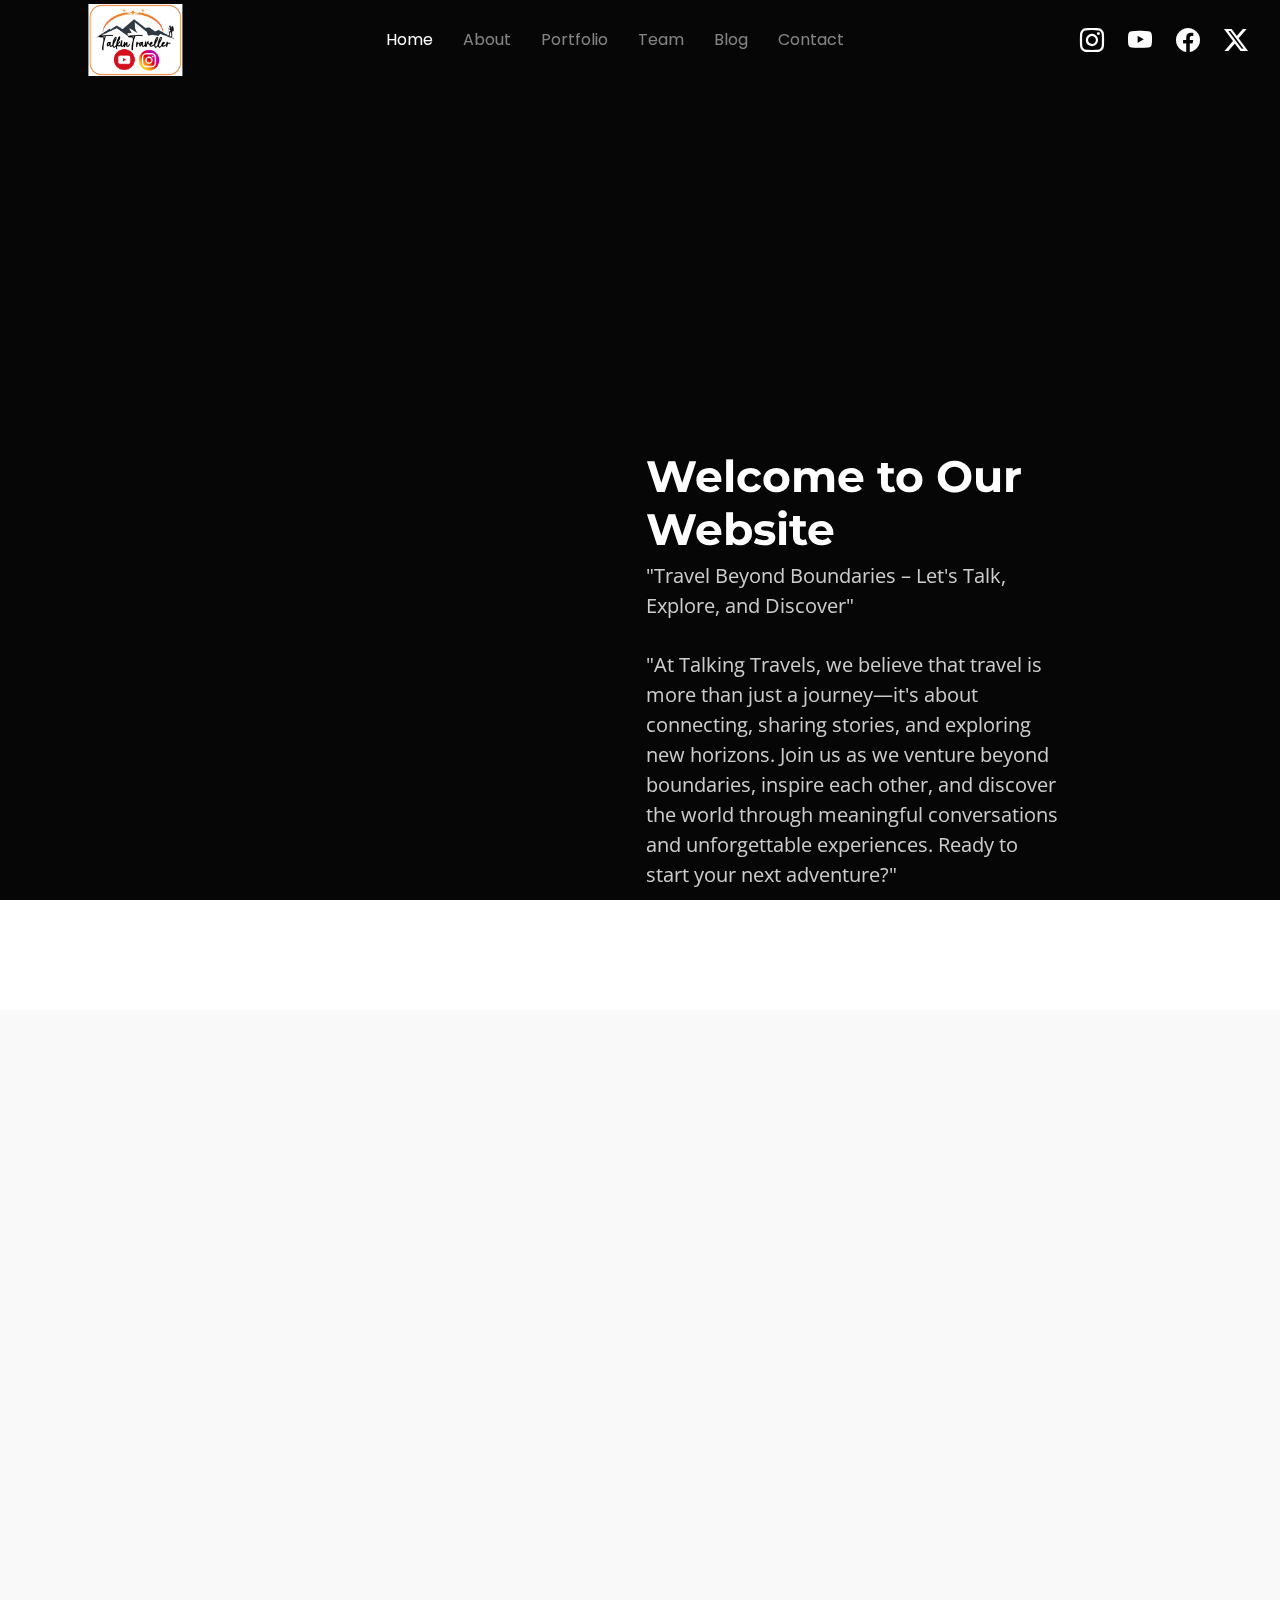
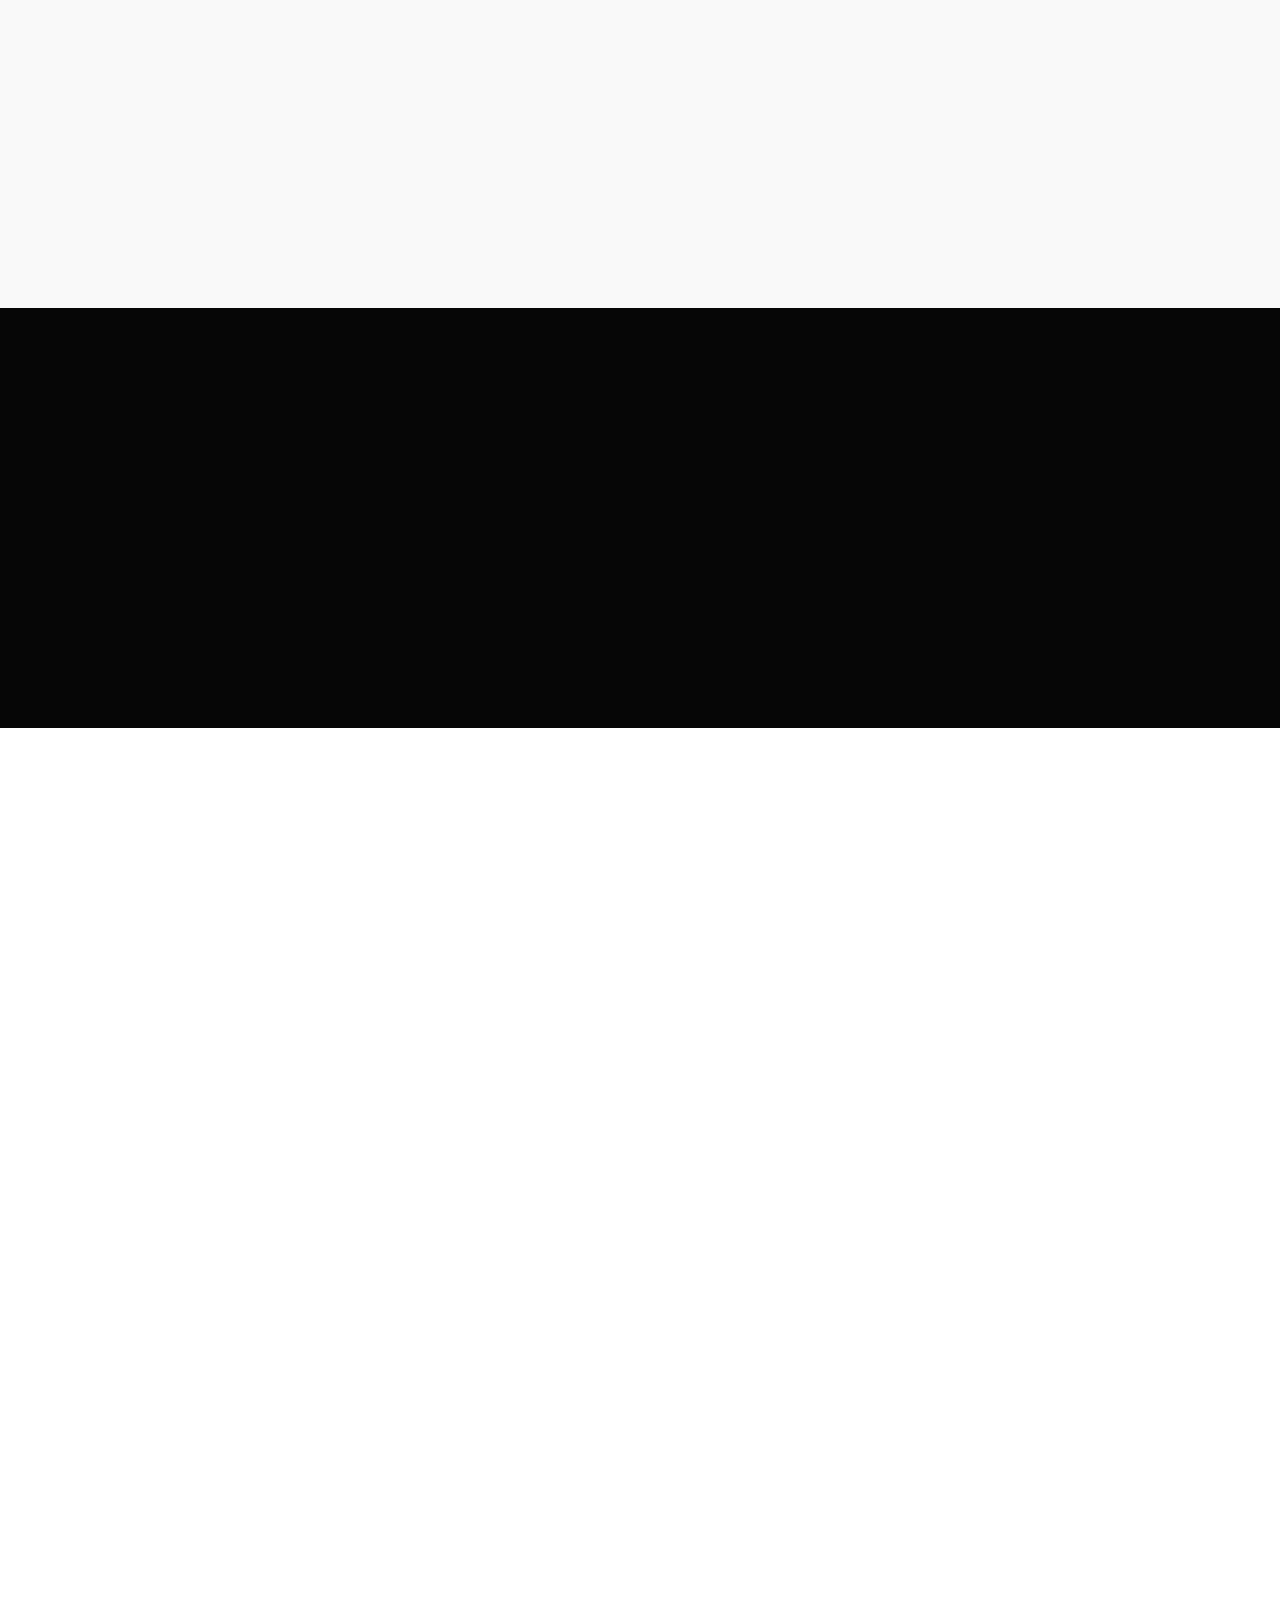
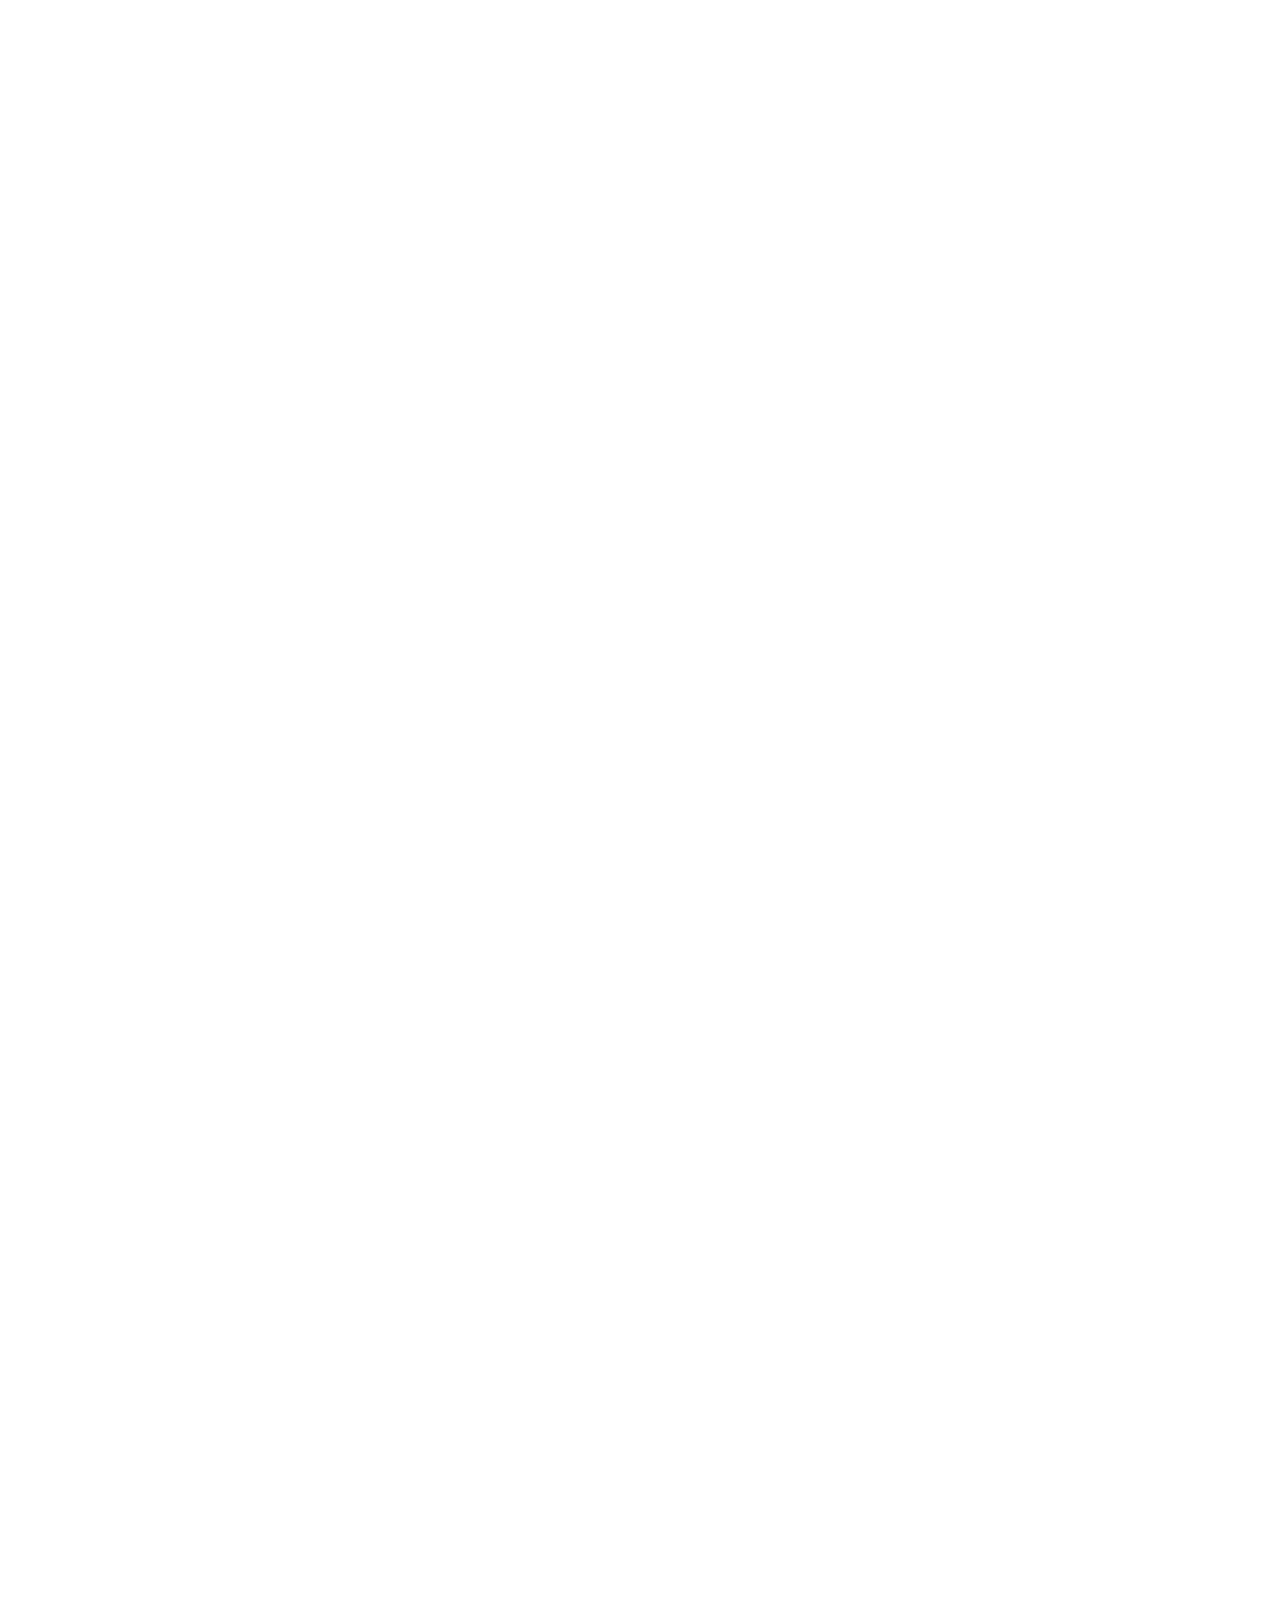
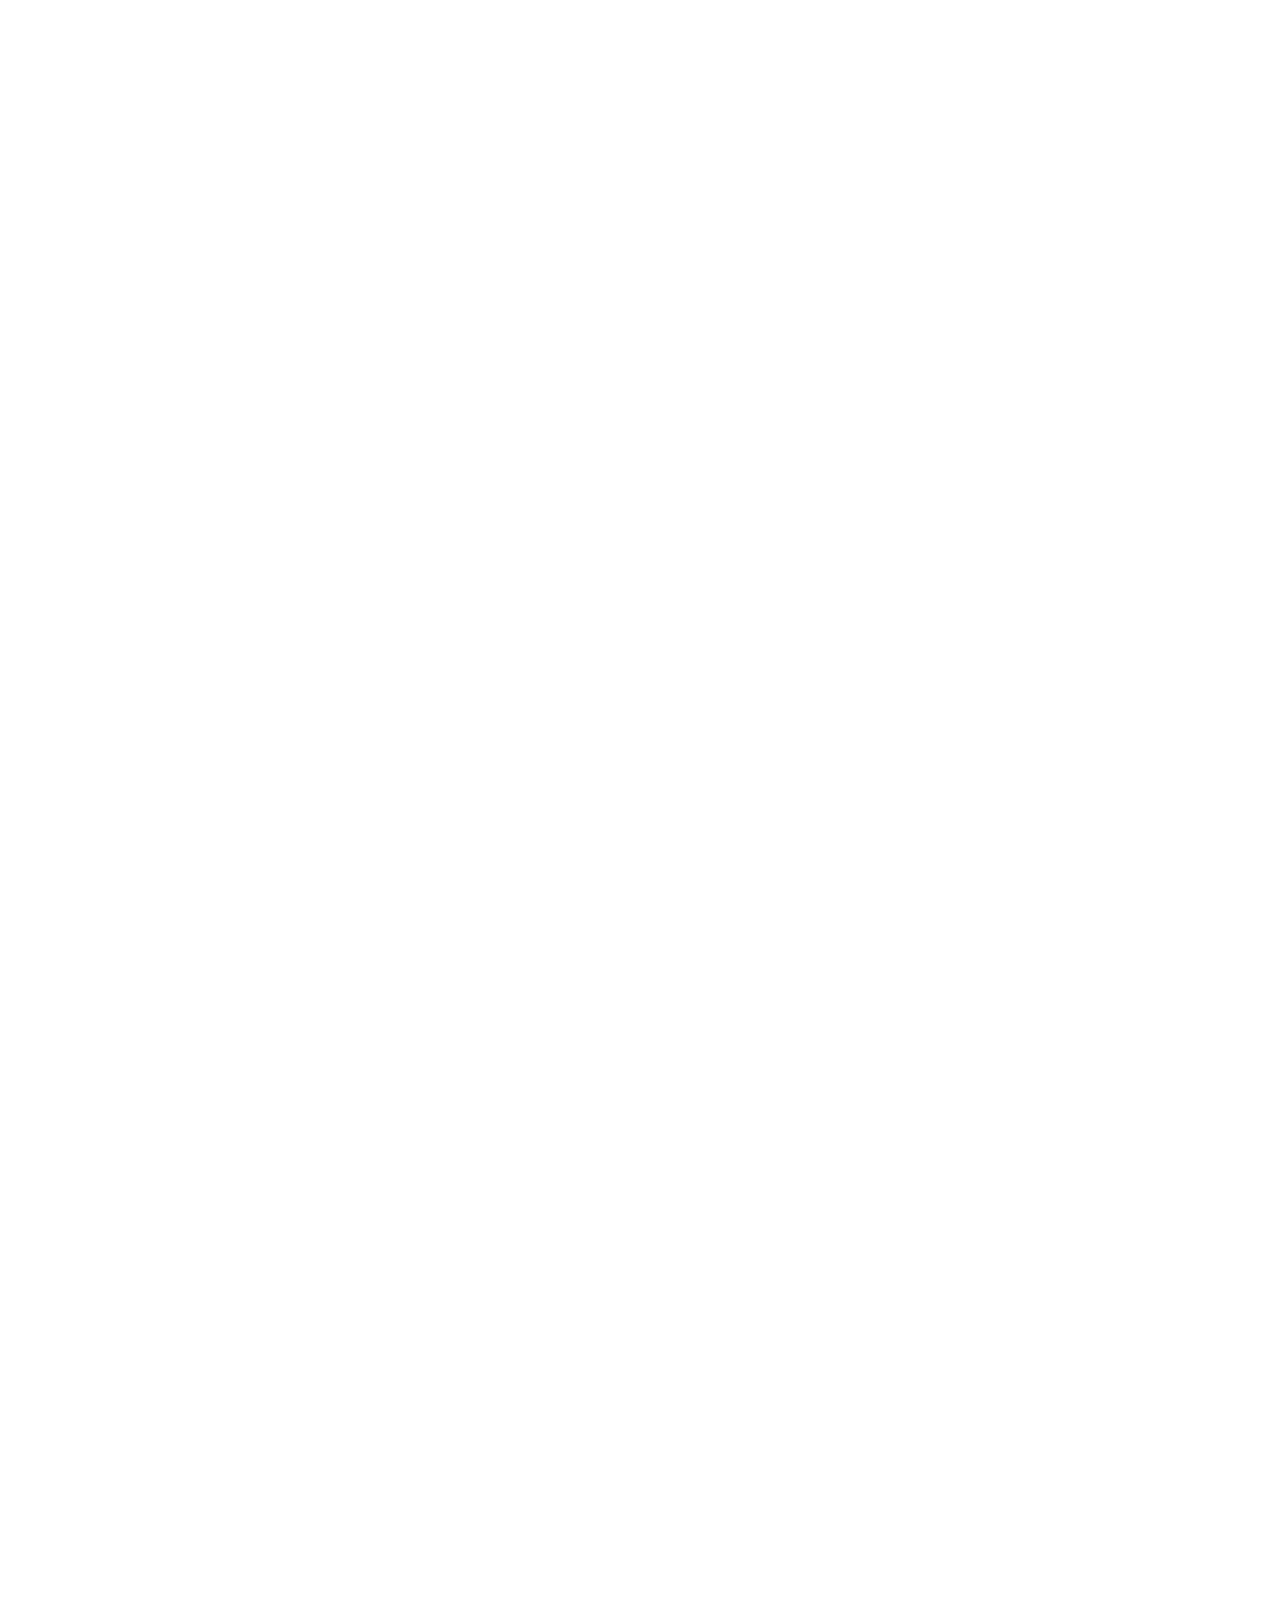
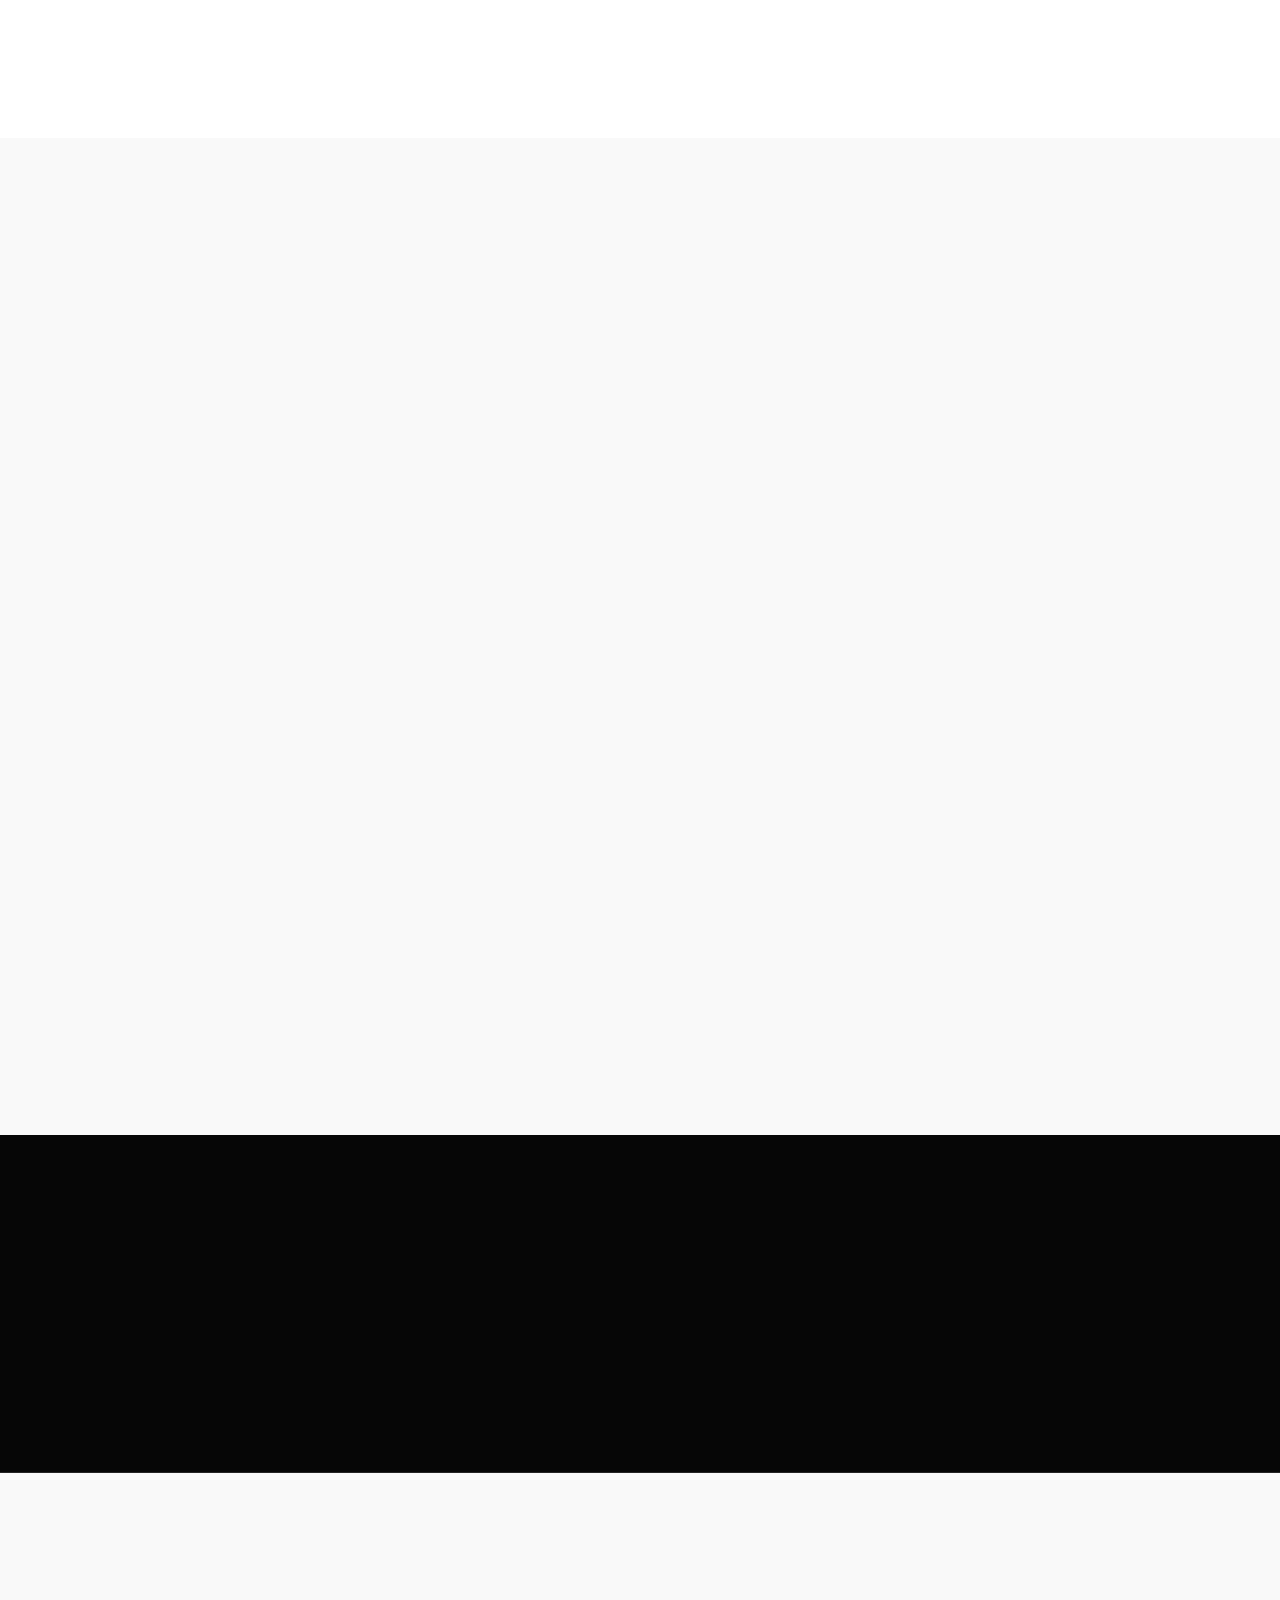
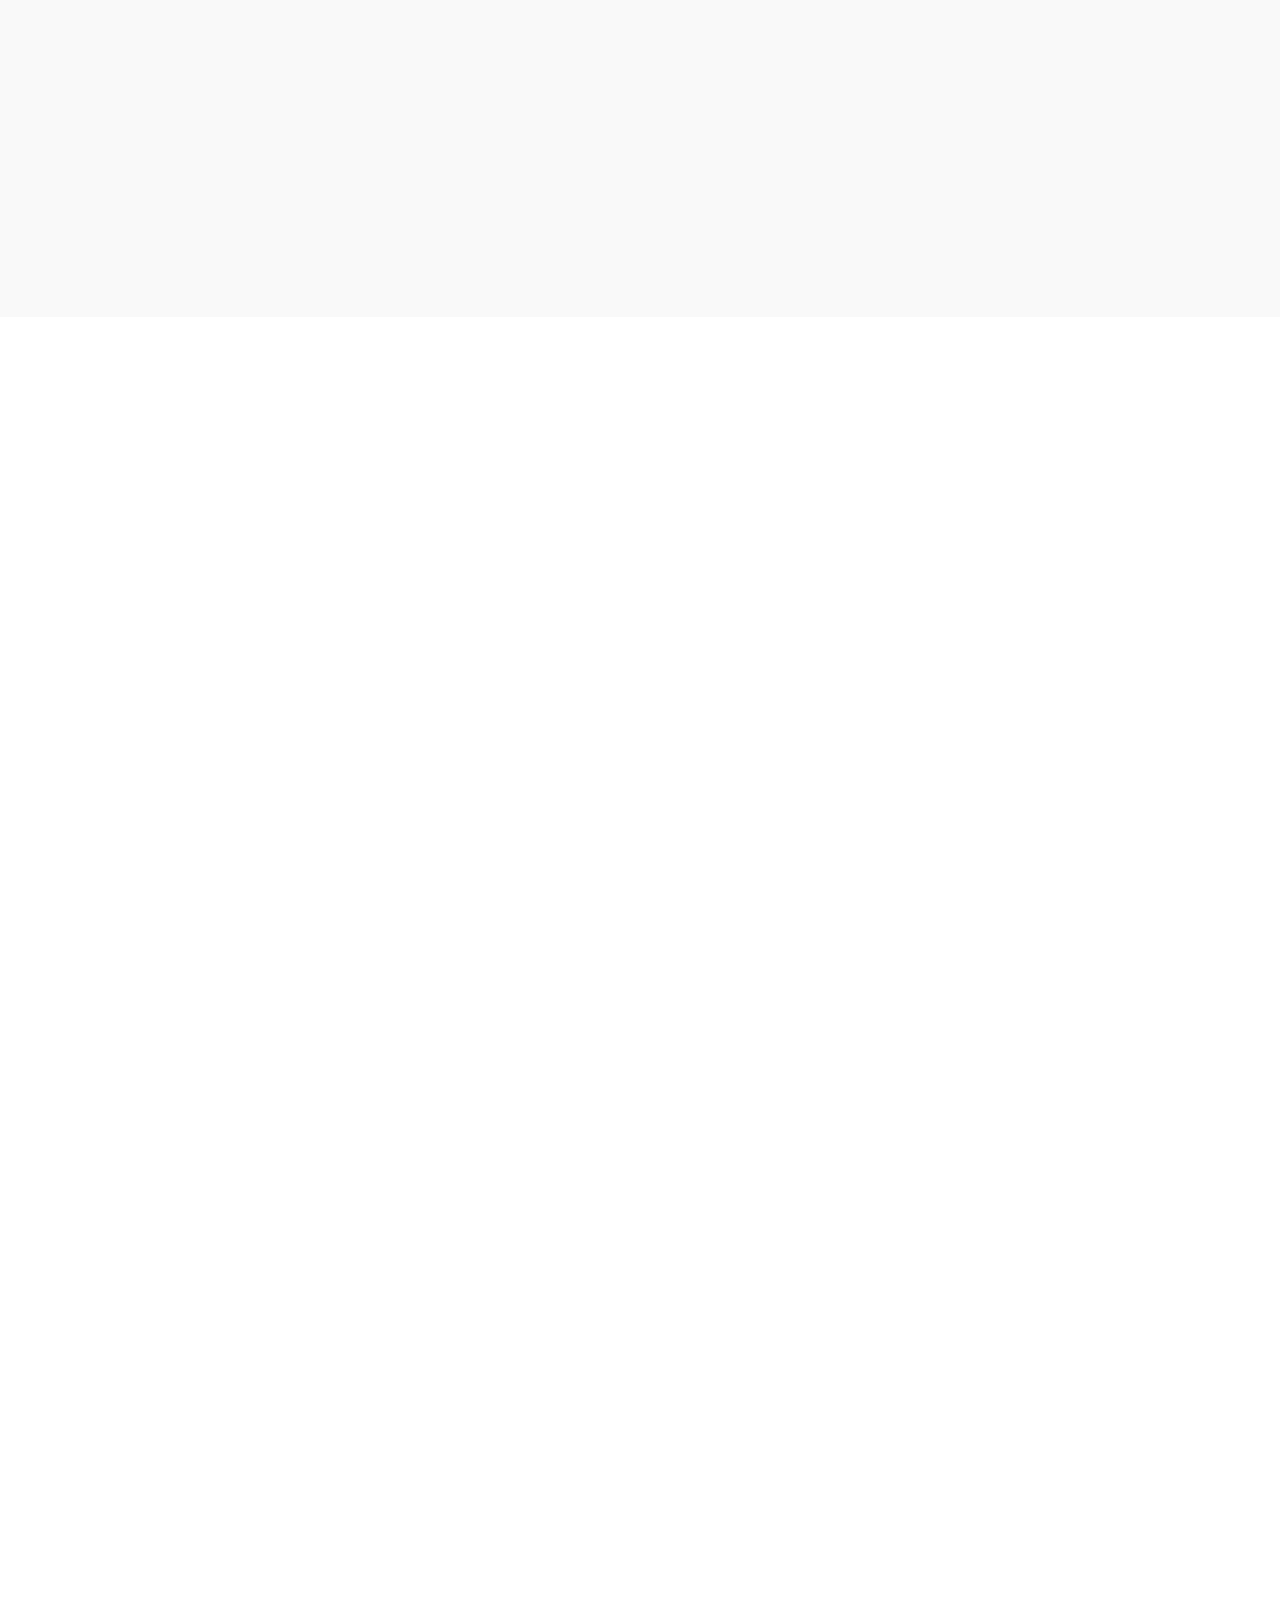
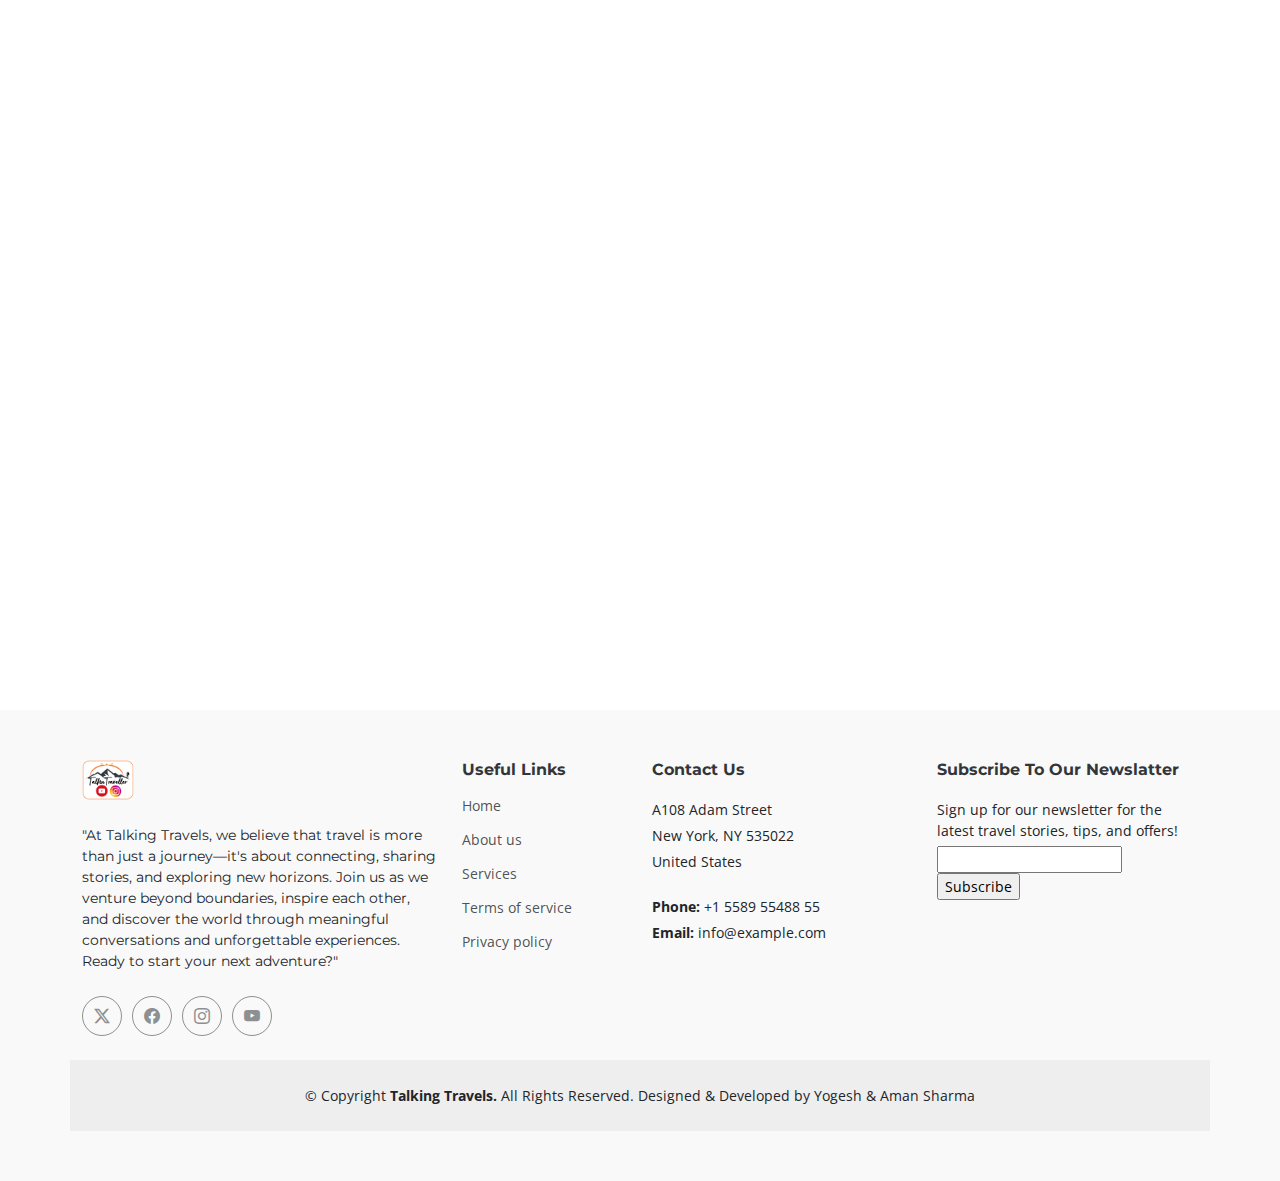
<file: index.html>
<!DOCTYPE html>
<html lang="en">


<meta http-equiv="content-type" content="text/html;charset=utf-8" /><!-- /Added by HTTrack -->
<head>
  <meta charset="utf-8">
  <meta content="width=device-width, initial-scale=1.0" name="viewport">
  <title>Talking Traveller </title>
  <meta name="description" content="">
  <meta name="keywords" content="">

  <!-- Favicons -->
  <link href="assets/img/IMG_5274.PNG" rel="icon">
  <link href="assets/img/IMG_5274.PNG" rel="apple-touch-icon">

  <!-- Fonts -->
  <link href="https://fonts.googleapis.com/" rel="preconnect">
  <link href="https://fonts.gstatic.com/" rel="preconnect" crossorigin>
  <link href="https://fonts.googleapis.com/css2?family=Open+Sans:ital,wght@0,300;0,400;0,500;0,600;0,700;0,800;1,300;1,400;1,500;1,600;1,700;1,800&amp;family=Montserrat:ital,wght@0,100;0,200;0,300;0,400;0,500;0,600;0,700;0,800;0,900;1,100;1,200;1,300;1,400;1,500;1,600;1,700;1,800;1,900&amp;family=Poppins:ital,wght@0,100;0,200;0,300;0,400;0,500;0,600;0,700;0,800;0,900;1,100;1,200;1,300;1,400;1,500;1,600;1,700;1,800;1,900&amp;display=swap" rel="stylesheet">

  <!-- Vendor CSS Files -->
  <link href="assets/vendor/bootstrap/css/bootstrap.min.css" rel="stylesheet">
  <link href="assets/vendor/bootstrap-icons/bootstrap-icons.css" rel="stylesheet">
  <link href="assets/vendor/aos/aos.css" rel="stylesheet">
  <link href="assets/vendor/glightbox/css/glightbox.min.css" rel="stylesheet">
  <link href="assets/vendor/swiper/swiper-bundle.min.css" rel="stylesheet">

  <!-- Main CSS File -->
  <link href="assets/css/main.css" rel="stylesheet">
  <!-- scss file  -->
   <link rel="stylesheet" href="assets/css/new.css">

 
</head>

<body class="index-page">

  <header id="header" class="header d-flex align-items-center fixed-top">
    <div class="container-fluid position-relative d-flex align-items-center justify-content-between">

     <div class="nav-logo">
      <a href="index.html" class="logo d-flex align-items-center me-auto me-xl-0 web-main-logo">
        <img src="assets/img/IMG_5274.PNG" alt="taling-travel-logo ">
      </a>
     </div>

      <nav id="navmenu" class="navmenu">
        <ul>
          <li><a href="index-2.html#hero" class="active">Home</a></li>
          <li><a href="#">About</a></li>
          <li><a href="#">Portfolio</a></li>
          <li><a href="#">Team</a></li>
          <li><a href="blog.html">Blog</a></li>
          <!-- <li class="dropdown"><a href="#"><span>Dropdown</span> <i class="bi bi-chevron-down toggle-dropdown"></i></a>
            <ul>
              <li><a href="#">Dropdown 1</a></li>
              <li class="dropdown"><a href="#"><span>Deep Dropdown</span> <i class="bi bi-chevron-down toggle-dropdown"></i></a>
                <ul>
                  <li><a href="#">Deep Dropdown 1</a></li>
                  <li><a href="#">Deep Dropdown 2</a></li>
                  <li><a href="#">Deep Dropdown 3</a></li>
                  <li><a href="#">Deep Dropdown 4</a></li>
                  <li><a href="#">Deep Dropdown 5</a></li>
                </ul>
              </li>
              <li><a href="#">Dropdown 2</a></li>
              <li><a href="#">Dropdown 3</a></li>
              <li><a href="#">Dropdown 4</a></li>
            </ul>
          </li> -->
          <li><a href="#">Contact</a></li>
        </ul>
        <i class="mobile-nav-toggle d-xl-none bi bi-list"></i>
      </nav>

      <div class="social-media-icons">
        <ul>
          <li>  <a href="https://www.instagram.com/talkintraveller/"><i class="bi bi-instagram"></i></a></li>
          <li>  <a href="https://www.youtube.com/@talkintraveller"><i class="bi bi-youtube"></i></a></li>
          <li>  <a href="#"><i class="bi bi-facebook"></i></a></li>
          <li>  <a href="https://x.com/TalkinTraveller"><i class="bi bi-twitter-x"></i></a></li>
        </ul>
      </div>
    </div>
  </header>

  <main class="main">

    <!-- Hero Section -->
    <section id="hero" class="hero section dark-background">

      <!-- <img src="assets/img/bhaiya-img/bh-ok-6.jpg" alt="" data-aos="fade-in" class="img-fluid main-banner-desktop"> -->
      <!-- <img src="assets/img/Untitled design (4).png" alt="" data-aos="fade-in" class="img-fluid main-banner-mobile"> -->
      <div class="container-fluid p-0">
        <div class="row">
          <div id="carouselExampleSlidesOnly" class="carousel slide" data-bs-ride="carousel">
            <div class="carousel-inner">
              <div class="carousel-item active">
                <img src="assets/img/bhaiya-img/bh-ok-6.jpg" class="d-block w-100" alt="...">
              </div>
              <div class="carousel-item">
                <img src="assets/img/bhaiya-img/bh-ok-6.jpg" class="d-block w-100" alt="slider-img">
              </div>
              <div class="carousel-item">
                <img src="assets/img/bhaiya-img/bh-ok-6.jpg" class="d-block w-100" alt="slider-img">
              </div>
            </div>
          </div>
        </div>
      </div>
      

      <div class="container">
        <div class="row text-on-slider">
          <div class="col-lg-8">
            <h2 data-aos="fade-up" data-aos-delay="100">Welcome to Our Website</h2>
            <p data-aos="fade-up" data-aos-delay="200">"Travel Beyond Boundaries – Let's Talk, Explore, and Discover"</p>
            <p data-aos="fade-up" data-aos-delay="200" class="py-4 main-banner-para">"At Talking Travels, we believe that travel is more than just a journey—it's about connecting, sharing stories, and exploring new horizons. Join us as we venture beyond boundaries, inspire each other, and discover the world through meaningful conversations and unforgettable experiences. Ready to start your next adventure?"</p>
          </div>
          <div class="col-lg-5" data-aos="fade-up" data-aos-delay="300">
            <form action="index.html" method="post" class="php-email-form">
              <div class="sign-up-form">
                <input type="email" name="email" class="form-control" placeholder="Subscribe The Channel " disabled>
               <a href="https://www.youtube.com/@talkintraveller"> <input value="Subscribe" class="btn btn-danger" ></a>
              </div>
              <div class="loading">Loading...</div>
              <div class="error-message"></div>
              <div class="sent-message">Your subscription request has been sent. Thank you!</div>
            </form>
            
          </div>
        </div>
      </div>

    </section><!-- /Hero Section -->

    <!-- Clients Section -->
    <section id="clients" class="clients section">

      <div class="container" data-aos="fade-up">

        <div class="row gy-4">

          <div class="col-xl-2 col-md-3 col-6 client-logo">
            <img src="assets/img/clients/client-1.png" class="img-fluid" alt="">
          </div><!-- End Client Item -->

          <div class="col-xl-2 col-md-3 col-6 client-logo">
            <img src="assets/img/clients/client-2.png" class="img-fluid" alt="">
          </div><!-- End Client Item -->

          <div class="col-xl-2 col-md-3 col-6 client-logo">
            <img src="assets/img/clients/client-3.png" class="img-fluid" alt="">
          </div><!-- End Client Item -->

          <div class="col-xl-2 col-md-3 col-6 client-logo">
            <img src="assets/img/clients/client-4.png" class="img-fluid" alt="">
          </div><!-- End Client Item -->

          <div class="col-xl-2 col-md-3 col-6 client-logo">
            <img src="assets/img/clients/client-5.png" class="img-fluid" alt="">
          </div><!-- End Client Item -->

          <div class="col-xl-2 col-md-3 col-6 client-logo">
            <img src="assets/img/clients/client-6.png" class="img-fluid" alt="">
          </div><!-- End Client Item -->

        </div>

      </div>

    </section><!-- /Clients Section -->

    <!-- About Section -->
    <section id="about" class="about section light-background">

      <div class="container" data-aos="fade-up" data-aos-delay="100">
        <div class="row align-items-xl-center gy-5">

          <div class="col-xl-5 content">
            <h3>About Us</h3>
            <h2>Inspiring Adventures, One Conversation at a Time"</h2>
            <p>"At Talking Travels, we’re more than just a travel platform—we’re a community of passionate explorers who believe that the best journeys are the ones shared. Our mission is to connect travelers from all over the world, inspire meaningful conversations, and provide unique insights into new destinations. Whether you're looking for tips, stories, or travel inspiration, we’re here to help you discover the world, one conversation at a time."</p>
            <a href="#" class="read-more"><span>Read More</span><i class="bi bi-arrow-right"></i></a>
          </div>

          <div class="col-xl-7">
            <div class="row gy-4 icon-boxes">

              <div class="col-md-6" data-aos="fade-up" data-aos-delay="200">
                <div class="icon-box">
                  <i class="bi bi-buildings"></i>
                  <h3>"Adventure Awaits"</h3>
                  <p>Join our community to discover inspiring travel stories and connect with fellow explorers around the world.</p>
                </div>
              </div> <!-- End Icon Box -->

              <div class="col-md-6" data-aos="fade-up" data-aos-delay="300">
                <div class="icon-box">
                  <i class="bi bi-clipboard-pulse"></i>
                  <h3>"Explore Together"</h3>
                  <p>Share your travel experiences, learn from others, and find inspiration to embark on your next journey.</p>
                </div>
              </div> <!-- End Icon Box -->

              <div class="col-md-6" data-aos="fade-up" data-aos-delay="400">
                <div class="icon-box">
                  <i class="bi bi-command"></i>
                  <h3> "Story Journeys"</h3>
                  <p>Every journey begins with a story. Explore, share, and connect through meaningful travel experiences and conversations.</p>
                </div>
              </div> <!-- End Icon Box -->

              <div class="col-md-6" data-aos="fade-up" data-aos-delay="500">
                <div class="icon-box">
                  <i class="bi bi-graph-up-arrow"></i>
                  <h3> "Inspire Travel"</h3>
                  <p>Let our travel stories inspire your next adventure. Connect, learn, and explore new destinations together.</p>
                </div>
              </div> <!-- End Icon Box -->

            </div>
          </div>

        </div>
      </div>

    </section><!-- /About Section -->

    <!-- Stats Section -->
    <section id="stats" class="stats section dark-background">

      <img src="assets/img/ok-1.jpg" alt="" data-aos="fade-in">

      <div class="container position-relative" data-aos="fade-up" data-aos-delay="100">

        <div class="row gy-4">

          <div class="col-lg-3 col-md-6">
            <div class="stats-item text-center w-100 h-100">
              <span data-purecounter-start="0" data-purecounter-end="232" data-purecounter-duration="1" class="purecounter"></span>
              <p>Destinations</p>
            </div>
          </div><!-- End Stats Item -->

          <div class="col-lg-3 col-md-6">
            <div class="stats-item text-center w-100 h-100">
              <span data-purecounter-start="0" data-purecounter-end="521" data-purecounter-duration="1" class="purecounter"></span>
              <p>States, Countless Adventures</p>
            </div>
          </div><!-- End Stats Item -->

          <div class="col-lg-3 col-md-6">
            <div class="stats-item text-center w-100 h-100">
              <span data-purecounter-start="0" data-purecounter-end="1453" data-purecounter-duration="1" class="purecounter"></span>
              <p>"Around the World in 100+ Places</p>
            </div>
          </div><!-- End Stats Item -->

          <div class="col-lg-3 col-md-6">
            <div class="stats-item text-center w-100 h-100">
              <span data-purecounter-start="0" data-purecounter-end="32" data-purecounter-duration="1" class="purecounter"></span>
              <p>Countries</p>
            </div>
          </div><!-- End Stats Item -->

        </div>

      </div>

    </section><!-- /Stats Section -->

    <!-- Services Section -->
    <section id="services" class="services section">

      <!-- Section Title -->
      <div class="container section-title" data-aos="fade-up">
        <h2>Travel Stories</h2>
        <p>Curated travel stories shared by the community, with the option for users to submit their own experiences.</p>
      </div><!-- End Section Title -->

      <div class="container">

        <div class="row gy-4">

          <div class="col-lg-6 " data-aos="fade-up" data-aos-delay="100">
            <div class="service-item d-flex">
              <div class="icon flex-shrink-0"><i class="bi bi-briefcase"></i></div>
              <div>
                <h4 class="title"><a href="services-details.html" class="stretched-link">Solo Travel</a></h4>
                <p class="description">Stories from travelers who ventured alone, sharing personal growth, challenges, and discoveries.</p>
              </div>
            </div>
          </div>
          <!-- End Service Item -->

          <div class="col-lg-6 " data-aos="fade-up" data-aos-delay="200">
            <div class="service-item d-flex">
              <div class="icon flex-shrink-0"><i class="bi bi-card-checklist"></i></div>
              <div>
                <h4 class="title"><a href="services-details.html" class="stretched-link">Family Adventures</a></h4>
                <p class="description">Experiences of families traveling together, from kid-friendly destinations to bonding moments.</p>
              </div>
            </div>
          </div><!-- End Service Item -->

          <div class="col-lg-6 " data-aos="fade-up" data-aos-delay="300">
            <div class="service-item d-flex">
              <div class="icon flex-shrink-0"><i class="bi bi-bar-chart"></i></div>
              <div>
                <h4 class="title"><a href="services-details.html" class="stretched-link"> Cultural Encounters</a></h4>
                <p class="description">Tales of immersion in new cultures, language learning, and meaningful exchanges with locals.</p>
              </div>
            </div>
          </div><!-- End Service Item -->

          <div class="col-lg-6 " data-aos="fade-up" data-aos-delay="400">
            <div class="service-item d-flex">
              <div class="icon flex-shrink-0"><i class="bi bi-binoculars"></i></div>
              <div>
                <h4 class="title"><a href="services-details.html" class="stretched-link">Off-the-Beaten-Path</a></h4>
                <p class="description">Hidden gems and less-traveled destinations, focusing on unique and unconventional spots around the world.</p>
              </div>
            </div>
          </div><!-- End Service Item -->

          <div class="col-lg-6 " data-aos="fade-up" data-aos-delay="500">
            <div class="service-item d-flex">
              <div class="icon flex-shrink-0"><i class="bi bi-brightness-high"></i></div>
              <div>
                <h4 class="title"><a href="services-details.html" class="stretched-link">  Adventure Travel</a></h4>
                <p class="description">High-energy, thrilling adventures like hiking, trekking, diving, or other adrenaline-fueled experiences.</p>
              </div>
            </div>
          </div><!-- End Service Item -->

          <div class="col-lg-6 " data-aos="fade-up" data-aos-delay="600">
            <div class="service-item d-flex">
              <div class="icon flex-shrink-0"><i class="bi bi-calendar4-week"></i></div>
              <div>
                <h4 class="title"><a href="services-details.html" class="stretched-link">Volunteer & Sustainable Travel</a></h4>
                <p class="description">EStories of giving back, volunteering abroad, and engaging in responsible, eco-friendly tourism.</p>
              </div>
            </div>
          </div><!-- End Service Item -->

        </div>

      </div>

    </section><!-- /Services Section -->

    <!-- Features Section -->
    <section id="features" class="features section">

      <!-- Section Title -->
      <div class="container section-title" data-aos="fade-up">
        <h2> Travel Mishaps & Funny Stories</h2>
        <p>Lighter, humorous tales of travel mishaps, unexpected events, and funny experiences on the road.</p>
      </div><!-- End Section Title -->

      <div class="container">

        <div class="row gy-4 align-items-center features-item">
          <div class="col-lg-5 order-2 order-lg-1" data-aos="fade-up" data-aos-delay="200">
            <h3>"Oops! Travel Blunders That Will Make You Laugh"</h3>
            <p>
              Travel is full of unexpected moments, and sometimes things don’t go as planned! In this section, we share hilarious travel mishaps, miscommunications, and the quirky surprises that often make the best stories. From missed flights and lost luggage to language blunders and unplanned detours, these funny tales remind us that sometimes the journey itself is the best part of the adventure. Get ready for laughter, because not everything goes smoothly—but it always makes for a great story!




            </p>
            <a href="#" class="btn btn-get-started">Get Started</a>
          </div>
          <div class="col-lg-7 order-1 order-lg-2 d-flex align-items-center" data-aos="zoom-out" data-aos-delay="100">
            <div class="image-stack">
              <img src="assets/img/ok-3.jpg" alt="" class="stack-front img-fluid" >
              <img src="assets/img/IMG_9621 (2).jpg" alt="" class="stack-back">
            </div>
          </div>
        </div><!-- Features Item -->

        <div class="row gy-4 align-items-stretch justify-content-between features-item ">
          <div class="col-lg-6 d-flex align-items-center features-img-bg" data-aos="zoom-out">
            <img src="assets/img/ok-4.jpg" class="img-fluid" alt="">
          </div>
          <div class="col-lg-5 d-flex justify-content-center flex-column" data-aos="fade-up">
            <h3>
              "The Great Family Road Trip Disaster"</h3>
            <p>We thought we were ready for the ultimate family road trip—snacks packed, playlists ready, spirits high. But just 30 minutes in, we realized we forgot one essential thing: the map. GPS was down, and no one could agree on which direction to go. Three hours later, after circling the same town multiple times, we stopped for gas… and discovered we were only 10 minutes from home. Laughter erupted as we turned around, realizing our “adventure” had just begun in the wrong direction!</p>
            
            <a href="#" class="btn btn-get-started align-self-start">Get Started</a>
          </div>
        </div><!-- Features Item -->

      </div>

    </section><!-- /Features Section -->

    <!-- Portfolio Section -->
    <section id="portfolio" class="portfolio section">

      <!-- Section Title -->
      <div class="container section-title" data-aos="fade-up">
        <h2>gallery</h2>
        <p>"Explore the World Through Our Lens – Stunning Travel Photos and Videos from Around the Globe."</p>
      </div><!-- End Section Title -->

      <div class="container">

        <div class="isotope-layout" data-default-filter="*" data-layout="masonry" data-sort="original-order">

          <ul class="portfolio-filters isotope-filters" data-aos="fade-up" data-aos-delay="100">
            <li data-filter="*" class="filter-active">All</li>
            <li data-filter=".filter-app">Family Trip </li>
            <li data-filter=".filter-product">Office Trip </li>
            <li data-filter=".filter-branding">Solo Trip</li>
          </ul><!-- End Portfolio Filters -->

          <div class="row gy-4 isotope-container" data-aos="fade-up" data-aos-delay="200">

            <div class="col-lg-4 col-md-6 portfolio-item isotope-item filter-app">
              <img src="assets/img/ok-1.jpg" class="img-fluid" alt="">
              <div class="portfolio-info">
                <h4>Friends Ride </h4>
                <p>Lorem ipsum, dolor sit</p>
                <a href="assets/img/ok-3.jpg" title="App 1" data-gallery="portfolio-gallery-app" class="glightbox preview-link"><i class="bi bi-zoom-in"></i></a>
                <a href="portfolio-details.html" title="More Details" class="details-link"><i class="bi bi-link-45deg"></i></a>
              </div>
            </div><!-- End Portfolio Item -->

            <div class="col-lg-4 col-md-6 portfolio-item isotope-item filter-product">
              <img src="assets/img/ok-3.jpg" class="img-fluid" alt="">
              <div class="portfolio-info">
                <h4>Brothers Trips </h4>
                <p>Lorem ipsum, dolor sit</p>
                <a href="assets/img/masonry-portfolio/masonry-portfolio-2.jpg" title="Product 1" data-gallery="portfolio-gallery-product" class="glightbox preview-link"><i class="bi bi-zoom-in"></i></a>
                <a href="portfolio-details.html" title="More Details" class="details-link"><i class="bi bi-link-45deg"></i></a>
              </div>
            </div><!-- End Portfolio Item -->

            <div class="col-lg-4 col-md-6 portfolio-item isotope-item filter-branding">
              <img src="assets/img/ok-4.jpg" class="img-fluid" alt="">
              <div class="portfolio-info">
                <h4>Family Trips </h4>
                <p>Lorem ipsum, dolor sit</p>
                <a href="assets/img/masonry-portfolio/masonry-portfolio-3.jpg" title="Branding 1" data-gallery="portfolio-gallery-branding" class="glightbox preview-link"><i class="bi bi-zoom-in"></i></a>
                <a href="portfolio-details.html" title="More Details" class="details-link"><i class="bi bi-link-45deg"></i></a>
              </div>
            </div><!-- End Portfolio Item -->

            <div class="col-lg-4 col-md-6 portfolio-item isotope-item filter-app">
              <img src="assets/img/IMG_5274.PNG" class="img-fluid" alt="">
              <div class="portfolio-info">
                <h4>Solo Trip   </h4>
                <p>Lorem ipsum, dolor sit</p>
                <a href="assets/img/masonry-portfolio/masonry-portfolio-4.jpg" title="App 2" data-gallery="portfolio-gallery-app" class="glightbox preview-link"><i class="bi bi-zoom-in"></i></a>
                <a href="portfolio-details.html" title="More Details" class="details-link"><i class="bi bi-link-45deg"></i></a>
              </div>
            </div><!-- End Portfolio Item -->

            <div class="col-lg-4 col-md-6 portfolio-item isotope-item filter-product">
              <img src="assets/img/IMG_9621 (2).jpg" class="img-fluid" alt="">
              <div class="portfolio-info">
                <h4>Product 2</h4>
                <p>Lorem ipsum, dolor sit</p>
                <a href="assets/img/masonry-portfolio/masonry-portfolio-5.jpg" title="Product 2" data-gallery="portfolio-gallery-product" class="glightbox preview-link"><i class="bi bi-zoom-in"></i></a>
                <a href="portfolio-details.html" title="More Details" class="details-link"><i class="bi bi-link-45deg"></i></a>
              </div>
            </div><!-- End Portfolio Item -->

            <div class="col-lg-4 col-md-6 portfolio-item isotope-item filter-branding">
              <img src="assets/img/IMG_4586.jpg" class="img-fluid" alt="">
              <div class="portfolio-info">
                <h4>Branding 2</h4>
                <p>Lorem ipsum, dolor sit</p>
                <a href="assets/img/masonry-portfolio/masonry-portfolio-6.jpg" title="Branding 2" data-gallery="portfolio-gallery-branding" class="glightbox preview-link"><i class="bi bi-zoom-in"></i></a>
                <a href="portfolio-details.html" title="More Details" class="details-link"><i class="bi bi-link-45deg"></i></a>
              </div>
            </div><!-- End Portfolio Item -->

            <div class="col-lg-4 col-md-6 portfolio-item isotope-item filter-app">
              <img src="assets/img/ok-10.jpg" class="img-fluid" alt="">
              <div class="portfolio-info">
                <h4>App 3</h4>
                <p>Lorem ipsum, dolor sit</p>
                <a href="assets/img/masonry-portfolio/masonry-portfolio-7.jpg" title="App 3" data-gallery="portfolio-gallery-app" class="glightbox preview-link"><i class="bi bi-zoom-in"></i></a>
                <a href="portfolio-details.html" title="More Details" class="details-link"><i class="bi bi-link-45deg"></i></a>
              </div>
            </div><!-- End Portfolio Item -->

            <div class="col-lg-4 col-md-6 portfolio-item isotope-item filter-product">
              <img src="assets/img/ok-11.jpeg" class="img-fluid" alt="">
              <div class="portfolio-info">
                <h4>Product 3</h4>
                <p>Lorem ipsum, dolor sit</p>
                <a href="assets/img/masonry-portfolio/masonry-portfolio-8.jpg" title="Product 3" data-gallery="portfolio-gallery-product" class="glightbox preview-link"><i class="bi bi-zoom-in"></i></a>
                <a href="portfolio-details.html" title="More Details" class="details-link"><i class="bi bi-link-45deg"></i></a>
              </div>
            </div><!-- End Portfolio Item -->

            <div class="col-lg-4 col-md-6 portfolio-item isotope-item filter-branding">
              <img src="assets/img/aman-bhaiya.png" class="img-fluid" alt="">
              <div class="portfolio-info">
                <h4>Branding 3</h4>
                <p>Lorem ipsum, dolor sit</p>
                <a href="assets/img/masonry-portfolio/masonry-portfolio-9.jpg" title="Branding 2" data-gallery="portfolio-gallery-branding" class="glightbox preview-link"><i class="bi bi-zoom-in"></i></a>
                <a href="portfolio-details.html" title="More Details" class="details-link"><i class="bi bi-link-45deg"></i></a>
              </div>
            </div><!-- End Portfolio Item -->

          </div><!-- End Portfolio Container -->

        </div>

      </div>

    </section><!-- /Portfolio Section -->

    <!-- Pricing Section -->
 

    <!-- Faq Section -->
    <section id="faq" class="faq section">

      <div class="container">

        <div class="row gy-4">

          <div class="col-lg-4" data-aos="fade-up" data-aos-delay="100">
            <div class="content px-xl-5">
              <h3><span>Frequently Asked </span><strong>Questions</strong></h3>
              <p>
                Got questions? We've got answers! In this section, you'll find helpful information about our services, how to submit your travel stories, tips for using the site, and more. Whether you're wondering about the best way to share your experiences or need help navigating the site, our FAQ is here to guide you. If you don't find what you're looking for, feel free to reach out – we're always happy to assist!
              </p>
            </div>
          </div>

          <div class="col-lg-8" data-aos="fade-up" data-aos-delay="200">

            <div class="faq-container">
              <div class="faq-item faq-active">
                <h3><span class="num">1.</span> <span> "What was your favorite destination and why?"</span></h3>
                <div class="faq-content">
                  <p>We get asked this a lot! Our favorite destination is [insert place], because of its breathtaking views, vibrant culture, and unforgettable experiences. We loved exploring [specific activity or spot] and highly recommend it!</p>
                </div>
                <i class="faq-toggle bi bi-chevron-right"></i>
              </div><!-- End Faq item-->

              <div class="faq-item">
                <h3><span class="num">2.</span> <span>"How do you find hidden gems like [specific place]?"</span></h3>
                <div class="faq-content">
                  <p>Finding hidden gems takes a bit of research and local tips! We often ask locals, explore off-the-beaten-path guides, and use travel forums. It’s all about getting away from the usual tourist spots and being open to new adventures.

                  </p>
                </div>
                <i class="faq-toggle bi bi-chevron-right"></i>
              </div><!-- End Faq item-->

              <div class="faq-item">
                <h3><span class="num">3.</span> <span>"Did you encounter any challenges while visiting [destination]?"</span></h3>
                <div class="faq-content">
                  <p>Every trip has its challenges! In [destination], we had some issues with [transportation, weather, language barriers], but overcoming them led to some of our best memories. Always plan for the unexpected—it’s part of the adventure!</p>
                </div>
                <i class="faq-toggle bi bi-chevron-right"></i>
              </div><!-- End Faq item-->

              <div class="faq-item">
                <h3><span class="num">4.</span> <span>"What’s the best time of year to visit [place]?"</span></h3>
                <div class="faq-content">
                  <p>The best time to visit [place] is during [specific season/months] when the weather is perfect for [activity]. Avoid peak season if you prefer fewer crowds, but any time of year offers unique experiences.</p>
                </div>
                <i class="faq-toggle bi bi-chevron-right"></i>
              </div><!-- End Faq item-->

              <div class="faq-item">
                <h3><span class="num">5.</span> <span>"How do you stay safe while traveling to remote locations like [place]?"</span></h3>
                <div class="faq-content">
                  <p>Staying safe is key! We always research the destination beforehand, keep important documents secure, stay connected with loved ones, and make sure to follow local advice. We also carry a first aid kit and know the emergency numbers in each country we visit.</p>
                </div>
                <i class="faq-toggle bi bi-chevron-right"></i>
              </div><!-- End Faq item-->

            </div>

          </div>
        </div>

      </div>

    </section><!-- /Faq Section -->

    <!-- Team Section -->
    <section id="team" class="team section light-background">

      <!-- Section Title -->
      <div class="container section-title" data-aos="fade-up">
        <h2>Team</h2>
        <p>Necessitatibus eius consequatur ex aliquid fuga eum quidem sint consectetur velit</p>
      </div><!-- End Section Title -->

      <div class="container">

        <div class="row gy-5">

          <div class="col-lg-4 col-md-6 member" data-aos="fade-up" data-aos-delay="100">
            <div class="member-img">
              <img src="assets/img/main-bh.png" class="img-fluid" alt="">
              <div class="social">
                <a href="#"><i class="bi bi-twitter-x"></i></a>
                <a href="#"><i class="bi bi-facebook"></i></a>
                <a href="#"><i class="bi bi-instagram"></i></a>
                <a href="#"><i class="bi bi-linkedin"></i></a>
              </div>
            </div>
            <div class="member-info text-center">
              <h4>Nitin Sharma</h4>
              <span>Head of Talking Traveller </span>
              <p>Aliquam iure quaerat voluptatem praesentium possimus unde laudantium vel dolorum distinctio dire flow</p>
            </div>
          </div><!-- End Team Member -->

          <div class="col-lg-4 col-md-6 member" data-aos="fade-up" data-aos-delay="200">
            <div class="member-img">
              <img src="assets/img/aman-bhaiya.png" class="img-fluid" alt="">
              <div class="social">
                <a href="#"><i class="bi bi-twitter-x"></i></a>
                <a href="#"><i class="bi bi-facebook"></i></a>
                <a href="#"><i class="bi bi-instagram"></i></a>
                <a href="#"><i class="bi bi-linkedin"></i></a>
              </div>
            </div>
            <div class="member-info text-center">
              <h4>Sarah Jhonson</h4>
              <span>Product Manager</span>
              <p>Labore ipsam sit consequatur exercitationem rerum laboriosam laudantium aut quod dolores exercitationem ut</p>
            </div>
          </div><!-- End Team Member -->

          <div class="col-lg-4 col-md-6 member" data-aos="fade-up" data-aos-delay="300">
            <div class="member-img">
              <img src="assets/img/team/team-3.jpg" class="img-fluid" alt="">
              <div class="social">
                <a href="#"><i class="bi bi-twitter-x"></i></a>
                <a href="#"><i class="bi bi-facebook"></i></a>
                <a href="#"><i class="bi bi-instagram"></i></a>
                <a href="#"><i class="bi bi-linkedin"></i></a>
              </div>
            </div>
            <div class="member-info text-center">
              <h4>William Anderson</h4>
              <span>CTO</span>
              <p>Illum minima ea autem doloremque ipsum quidem quas aspernatur modi ut praesentium vel tque sed facilis at qui</p>
            </div>
          </div><!-- End Team Member -->

          <div class="col-lg-4 col-md-6 member" data-aos="fade-up" data-aos-delay="400">
            <div class="member-img">
              <img src="assets/img/team/team-4.jpg" class="img-fluid" alt="">
              <div class="social">
                <a href="#"><i class="bi bi-twitter-x"></i></a>
                <a href="#"><i class="bi bi-facebook"></i></a>
                <a href="#"><i class="bi bi-instagram"></i></a>
                <a href="#"><i class="bi bi-linkedin"></i></a>
              </div>
            </div>
            <div class="member-info text-center">
              <h4>Amanda Jepson</h4>
              <span>Accountant</span>
              <p>Magni voluptatem accusamus assumenda cum nisi aut qui dolorem voluptate sed et veniam quasi quam consectetur</p>
            </div>
          </div><!-- End Team Member -->

          <div class="col-lg-4 col-md-6 member" data-aos="fade-up" data-aos-delay="500">
            <div class="member-img">
              <img src="assets/img/team/team-5.jpg" class="img-fluid" alt="">
              <div class="social">
                <a href="#"><i class="bi bi-twitter-x"></i></a>
                <a href="#"><i class="bi bi-facebook"></i></a>
                <a href="#"><i class="bi bi-instagram"></i></a>
                <a href="#"><i class="bi bi-linkedin"></i></a>
              </div>
            </div>
            <div class="member-info text-center">
              <h4>Brian Doe</h4>
              <span>Marketing</span>
              <p>Qui consequuntur quos accusamus magnam quo est molestiae eius laboriosam sunt doloribus quia impedit laborum velit</p>
            </div>
          </div><!-- End Team Member -->

          <div class="col-lg-4 col-md-6 member" data-aos="fade-up" data-aos-delay="600">
            <div class="member-img">
              <img src="assets/img/team/team-6.jpg" class="img-fluid" alt="">
              <div class="social">
                <a href="#"><i class="bi bi-twitter-x"></i></a>
                <a href="#"><i class="bi bi-facebook"></i></a>
                <a href="#"><i class="bi bi-instagram"></i></a>
                <a href="#"><i class="bi bi-linkedin"></i></a>
              </div>
            </div>
            <div class="member-info text-center">
              <h4>Josepha Palas</h4>
              <span>Operation</span>
              <p>Sint sint eveniet explicabo amet consequatur nesciunt error enim rerum earum et omnis fugit eligendi cupiditate vel</p>
            </div>
          </div><!-- End Team Member -->

        </div>

      </div>

    </section><!-- /Team Section -->

    <!-- Call To Action Section -->
    <section id="call-to-action" class="call-to-action section dark-background">

      <img src="assets/img/IMG_1305.jpg" alt="">

      <div class="container">
        <div class="row justify-content-center" data-aos="zoom-in" data-aos-delay="100">
          <div class="col-xl-10">
            <div class="text-center">
              <h3>Call to Us – Get in Touch</h3>
              <p>We’d love to hear from you! Whether you have questions, feedback, or just want to share your latest travel adventure, our team is here to connect with you. Use the form below to reach out, and we’ll get back to you as soon as possible.</p>
              <a class="cta-btn" href="#">Call To Action</a>
            </div>
          </div>
        </div>
      </div>

    </section><!-- /Call To Action Section -->

    <!-- Testimonials Section -->
    <section id="testimonials" class="testimonials section light-background">

      <div class="container">

        <div class="row align-items-center">

          <div class="col-lg-5 info" data-aos="fade-up" data-aos-delay="100">
            <h3>Testimonials</h3>
            <p>
              "A Game-Changer for My Travel Adventures!"<br>
              "Talking Travels helped me discover hidden gems and gave me the confidence to travel solo for the first time. The stories shared by others have not only inspired me but also provided valuable tips for my own travels. It’s like having a global community of friends who are all on the same adventure!"
            </p>
          </div>

          <div class="col-lg-7" data-aos="fade-up" data-aos-delay="200">

            <div class="swiper init-swiper">
              <script type="application/json" class="swiper-config">
                {
                  "loop": true,
                  "speed": 600,
                  "autoplay": {
                    "delay": 5000
                  },
                  "slidesPerView": "auto",
                  "pagination": {
                    "el": ".swiper-pagination",
                    "type": "bullets",
                    "clickable": true
                  }
                }
              </script>
              <div class="swiper-wrapper">

                <div class="swiper-slide">
                  <div class="testimonial-item">
                    <div class="d-flex">
                      <img src="assets/img/testimonials/testimonials-1.jpg" class="testimonial-img flex-shrink-0" alt="">
                      <div>
                        <h3>Saul Goodman</h3>
                        <h4>Ceo &amp; Founder</h4>
                        <div class="stars">
                          <i class="bi bi-star-fill"></i><i class="bi bi-star-fill"></i><i class="bi bi-star-fill"></i><i class="bi bi-star-fill"></i><i class="bi bi-star-fill"></i>
                        </div>
                      </div>
                    </div>
                    <p>
                      <i class="bi bi-quote quote-icon-left"></i>
                      <span>"Talking Travels inspired my solo trip and gave me invaluable tips from real travelers!".</span>
                      <i class="bi bi-quote quote-icon-right"></i>
                    </p>
                  </div>
                </div><!-- End testimonial item -->

                <div class="swiper-slide">
                  <div class="testimonial-item">
                    <div class="d-flex">
                      <img src="assets/img/testimonials/testimonials-2.jpg" class="testimonial-img flex-shrink-0" alt="">
                      <div>
                        <h3>Sara Wilsson</h3>
                        <h4>Designer</h4>
                        <div class="stars">
                          <i class="bi bi-star-fill"></i><i class="bi bi-star-fill"></i><i class="bi bi-star-fill"></i><i class="bi bi-star-fill"></i><i class="bi bi-star-fill"></i>
                        </div>
                      </div>
                    </div>
                    <p>
                      <i class="bi bi-quote quote-icon-left"></i>
                      <span> "An amazing platform to share stories, discover destinations, and connect with like-minded explorers!"</span>
                      <i class="bi bi-quote quote-icon-right"></i>
                    </p>
                  </div>
                </div><!-- End testimonial item -->

                <div class="swiper-slide">
                  <div class="testimonial-item">
                    <div class="d-flex">
                      <img src="assets/img/testimonials/testimonials-3.jpg" class="testimonial-img flex-shrink-0" alt="">
                      <div>
                        <h3>Jena Karlis</h3>
                        <h4>Store Owner</h4>
                        <div class="stars">
                          <i class="bi bi-star-fill"></i><i class="bi bi-star-fill"></i><i class="bi bi-star-fill"></i><i class="bi bi-star-fill"></i><i class="bi bi-star-fill"></i>
                        </div>
                      </div>
                    </div>
                    <p>
                      <i class="bi bi-quote quote-icon-left"></i>
                      <span> "The best resource for practical travel advice—helped me plan unforgettable trips with confidence!"</span>
                      <i class="bi bi-quote quote-icon-right"></i>
                    </p>
                  </div>
                </div><!-- End testimonial item -->

                <div class="swiper-slide">
                  <div class="testimonial-item">
                    <div class="d-flex">
                      <img src="assets/img/testimonials/testimonials-4.jpg" class="testimonial-img flex-shrink-0" alt="">
                      <div>
                        <h3>Matt Brandon</h3>
                        <h4>Freelancer</h4>
                        <div class="stars">
                          <i class="bi bi-star-fill"></i><i class="bi bi-star-fill"></i><i class="bi bi-star-fill"></i><i class="bi bi-star-fill"></i><i class="bi bi-star-fill"></i>
                        </div>
                      </div>
                    </div>
                    <p>
                      <i class="bi bi-quote quote-icon-left"></i>
                      <span>"Talking Travels made my Iceland trip unforgettable—insider tips and personal stories made all the difference!"</span>
                      <i class="bi bi-quote quote-icon-right"></i>
                    </p>
                  </div>
                </div><!-- End testimonial item -->

                <div class="swiper-slide">
                  <div class="testimonial-item">
                    <div class="d-flex">
                      <img src="assets/img/testimonials/testimonials-5.jpg" class="testimonial-img flex-shrink-0" alt="">
                      <div>
                        <h3>John Larson</h3>
                        <h4>Entrepreneur</h4>
                        <div class="stars">
                          <i class="bi bi-star-fill"></i><i class="bi bi-star-fill"></i><i class="bi bi-star-fill"></i><i class="bi bi-star-fill"></i><i class="bi bi-star-fill"></i>
                        </div>
                      </div>
                    </div>
                    <p>
                      <i class="bi bi-quote quote-icon-left"></i>
                      <span>"This platform has connected me with amazing people and inspired me to explore new places!"</span>
                      <i class="bi bi-quote quote-icon-right"></i>
                    </p>
                  </div>
                </div><!-- End testimonial item -->

              </div>
              <div class="swiper-pagination"></div>
            </div>

          </div>

        </div>

      </div>

    </section><!-- /Testimonials Section -->

    <!-- Recent Posts Section -->
    <section id="recent-posts" class="recent-posts section">

      <!-- Section Title -->
      <div class="container section-title" data-aos="fade-up">
        <h2>Recent Posts</h2>
        <p>Necessitatibus eius consequatur ex aliquid fuga eum quidem sint consectetur velit</p>
      </div><!-- End Section Title -->

      <div class="container">

        <div class="row gy-4">

          <div class="col-xl-4 col-md-6" data-aos="fade-up" data-aos-delay="100">
            <article>

              <div class="post-img">
                <img src="assets/img/bhaiya-img/bh-ok-1.jpg" alt="" class="img-fluid" >
              </div>

              <p class="post-category">Politics</p>

              <h2 class="title">
                <a href="blog-details.html">Dolorum optio tempore voluptas dignissimos</a>
              </h2>

              <div class="d-flex align-items-center">
                <img src="assets/img/bhaiya-img/bh-ok-2.jpg" alt="" class="img-fluid post-author-img flex-shrink-0">
                <div class="post-meta">
                  <p class="post-author">Maria Doe</p>
                  <p class="post-date">
                    <time datetime="2022-01-01">Jan 1, 2022</time>
                  </p>
                </div>
              </div>

            </article>
          </div><!-- End post list item -->

          <div class="col-xl-4 col-md-6" data-aos="fade-up" data-aos-delay="200">
            <article>

              <div class="post-img">
                <img src="assets/img/bhaiya-img/bh-ok-3.jpg" alt="" class="img-fluid">
              </div>

              <p class="post-category">Sports</p>

              <h2 class="title">
                <a href="blog-details.html">Nisi magni odit consequatur autem nulla dolorem</a>
              </h2>

              <div class="d-flex align-items-center">
                <img src="assets/img/bhaiya-img/bh-ok-4.jpg" alt="" class="img-fluid post-author-img flex-shrink-0">
                <div class="post-meta">
                  <p class="post-author">Allisa Mayer</p>
                  <p class="post-date">
                    <time datetime="2022-01-01">Jun 5, 2022</time>
                  </p>
                </div>
              </div>

            </article>
          </div><!-- End post list item -->

          <div class="col-xl-4 col-md-6" data-aos="fade-up" data-aos-delay="300">
            <article>

              <div class="post-img">
                <img src="assets/img/bhaiya-img/bh-ok-4.jpg" alt="" class="img-fluid">
              </div>

              <p class="post-category">Entertainment</p>

              <h2 class="title">
                <a href="blog-details.html">Possimus soluta ut id suscipit ea ut in quo quia et soluta</a>
              </h2>

              <div class="d-flex align-items-center">
                <img src="assets/img/blog/blog-author-3.jpg" alt="" class="img-fluid post-author-img flex-shrink-0">
                <div class="post-meta">
                  <p class="post-author">Mark Dower</p>
                  <p class="post-date">
                    <time datetime="2022-01-01">Jun 22, 2022</time>
                  </p>
                </div>
              </div>

            </article>
          </div><!-- End post list item -->

        </div><!-- End recent posts list -->

      </div>

    </section><!-- /Recent Posts Section -->
    <section id="recent-posts" class="recent-posts section">

     

      <div class="container">

        <div class="row gy-4">

          <div class="col-xl-4 col-md-6" data-aos="fade-up" data-aos-delay="100">
            <article>

              <div class="post-img">
                <img src="assets/img/bhaiya-img/bh-ok-5.jpg" alt="" class="img-fluid" >
              </div>

              <p class="post-category">Politics</p>

              <h2 class="title">
                <a href="blog-details.html">Dolorum optio tempore voluptas dignissimos</a>
              </h2>

              <div class="d-flex align-items-center">
                <img src="assets/img/bhaiya-img/bh-ok-2.jpg" alt="" class="img-fluid post-author-img flex-shrink-0">
                <div class="post-meta">
                  <p class="post-author">Maria Doe</p>
                  <p class="post-date">
                    <time datetime="2022-01-01">Jan 1, 2022</time>
                  </p>
                </div>
              </div>

            </article>
          </div><!-- End post list item -->

          <div class="col-xl-4 col-md-6" data-aos="fade-up" data-aos-delay="200">
            <article>

              <div class="post-img">
                <img src="assets/img/bhaiya-img/bh-ok-7.jpg" alt="" class="img-fluid">
              </div>

              <p class="post-category">Sports</p>

              <h2 class="title">
                <a href="blog-details.html">Nisi magni odit consequatur autem nulla dolorem</a>
              </h2>

              <div class="d-flex align-items-center">
                <img src="assets/img/bhaiya-img/bh-ok-4.jpg" alt="" class="img-fluid post-author-img flex-shrink-0">
                <div class="post-meta">
                  <p class="post-author">Allisa Mayer</p>
                  <p class="post-date">
                    <time datetime="2022-01-01">Jun 5, 2022</time>
                  </p>
                </div>
              </div>

            </article>
          </div><!-- End post list item -->

          <div class="col-xl-4 col-md-6" data-aos="fade-up" data-aos-delay="300">
            <article>

              <div class="post-img">
                <img src="assets/img/bhaiya-img/bh-ok-9.jpg" alt="" class="img-fluid">
              </div>

              <p class="post-category">Entertainment</p>

              <h2 class="title">
                <a href="blog-details.html">Possimus soluta ut id suscipit ea ut in quo quia et soluta</a>
              </h2>

              <div class="d-flex align-items-center">
                <img src="assets/img/blog/blog-author-3.jpg" alt="" class="img-fluid post-author-img flex-shrink-0">
                <div class="post-meta">
                  <p class="post-author">Mark Dower</p>
                  <p class="post-date">
                    <time datetime="2022-01-01">Jun 22, 2022</time>
                  </p>
                </div>
              </div>

            </article>
          </div><!-- End post list item -->

        </div><!-- End recent posts list -->

      </div>

    </section><!-- /Recent Posts Section -->

    <!-- Contact Section -->
    <section id="contact" class="contact section">

      <!-- Section Title -->
      <div class="container section-title" data-aos="fade-up">
        <h2>Contact</h2>
        <p>"Have Questions or Want to Share Your Story? Get in Touch with Us Today!"



        </p>
      </div><!-- End Section Title -->

      <div class="container" data-aos="fade-up" data-aos-delay="100">

        <div class="row gy-4">

          <div class="col-lg-6">

            <div class="row gy-4">
              <div class="col-md-6">
                <div class="info-item" data-aos="fade" data-aos-delay="200">
                  <i class="bi bi-geo-alt"></i>
                  <h3>Address</h3>
                  <p>A108 Anjaan gali  Street</p>
                  <p>Noida Sector 15</p>
                </div>
              </div><!-- End Info Item -->

              <div class="col-md-6">
                <div class="info-item" data-aos="fade" data-aos-delay="300">
                  <i class="bi bi-telephone"></i>
                  <h3>Call Us</h3>
                  <p> +91 9891266202</p>
                  <p>+1 6678 254445 41</p>
                </div>
              </div><!-- End Info Item -->

              <div class="col-md-6">
                <div class="info-item" data-aos="fade" data-aos-delay="400">
                  <i class="bi bi-envelope"></i>
                  <h3>Email Us</h3>
                  <p>info@talking-travel.com</p>
                  <p>contact@talking-travel.com</p>
                  <a href="mailto:nitin.sharma98912@gmail.com">nitin.sharma98912@gmail.com</a>

                </div>
              </div><!-- End Info Item -->

              <!-- <div class="col-md-6">
                <div class="info-item" data-aos="fade" data-aos-delay="500">
                  <i class="bi bi-clock"></i>
                  <h3>Open Hours</h3>
                  <p>Monday - Friday</p>
                  <p>9:00AM - 05:00PM</p>
                </div>
              </div>End Info Item -->

            </div>

          </div>

          <div class="col-lg-6">
            <form action="https://themewagon.github.io/Append-New/forms/contact.php" method="post" class="php-email-form" data-aos="fade-up" data-aos-delay="200">
              <div class="row gy-4">

                <div class="col-md-6">
                  <input type="text" name="name" class="form-control" placeholder="Your Name" required="">
                </div>

                <div class="col-md-6 ">
                  <input type="email" class="form-control" name="email" placeholder="Your Email" required="">
                </div>

                <div class="col-12">
                  <input type="text" class="form-control" name="subject" placeholder="Subject" required="">
                </div>

                <div class="col-12">
                  <textarea class="form-control" name="message" rows="6" placeholder="Message" required=""></textarea>
                </div>

                <div class="col-12 text-center">
                  <div class="loading">Loading</div>
                  <div class="error-message"></div>
                  <div class="sent-message">Your message has been sent. Thank you!</div>

                  <button type="submit">Send Message</button>
                </div>

              </div>
            </form>
          </div><!-- End Contact Form -->

        </div>

      </div>

    </section><!-- /Contact Section -->

  </main>

  <footer id="footer" class="footer position-relative light-background">

    <div class="container footer-top">
      <div class="row gy-4">
        <div class="col-lg-4 col-md-12 footer-about">
          <a href="index-2.html" class="logo d-flex align-items-center">
            <img src="assets/img/IMG_5274.PNG" alt="talking-travel-logo" width="auto">
          </a>
          <p>"At Talking Travels, we believe that travel is more than just a journey—it's about connecting, sharing stories, and exploring new horizons. Join us as we venture beyond boundaries, inspire each other, and discover the world through meaningful conversations and unforgettable experiences. Ready to start your next adventure?"</p>
          <div class="social-links d-flex mt-4">
            <a href="https://x.com/TalkinTraveller"><i class="bi bi-twitter-x"></i></a>
            <a href="#"><i class="bi bi-facebook"></i></a>
            <a href="https://www.instagram.com/talkintraveller/"><i class="bi bi-instagram"></i></a>
            <a href="https://www.youtube.com/@talkintraveller"><i class="bi bi-youtube"></i></a>
          </div>
        </div>

        <div class="col-lg-2 col-6 footer-links">
          <h4>Useful Links</h4>
          <ul>
            <li><a href="#">Home</a></li>
            <li><a href="#">About us</a></li>
            <li><a href="#">Services</a></li>
            <li><a href="#">Terms of service</a></li>
            <li><a href="#">Privacy policy</a></li>
          </ul>
        </div>

       

        <div class="col-lg-3 col-md-12 footer-contact text-center text-md-start">
          <h4>Contact Us</h4>
          <p>A108 Adam Street</p>
          <p>New York, NY 535022</p>
          <p>United States</p>
          <p class="mt-4"><strong>Phone:</strong> <span>+1 5589 55488 55</span></p>
          <p><strong>Email:</strong> <span>info@example.com</span></p>
        </div>
        
        <div class="col-lg-3 col-md-12 footer-contact text-center text-md-start">
          <h4>Subscribe To Our Newslatter </h4>
          <p>Sign up for our newsletter for the latest travel stories, tips, and offers!</p>
          <p>
            <form action="index.html" method="post" class="php-email-form">
              <div class="sign-up-form"><input type="email" name="email"><input type="submit" value="Subscribe" placeholder="https://www.youtube.com/@talkintraveller"></div>
              <div class="loading">Loading</div>
              <div class="error-message"></div>
              <div class="sent-message">Your subscription request has been sent. Thank you!</div>
            </form>
          </p>
        
        </div>
        
      </div>
    </div>

    <div class="container copyright text-center mt-4">
      <p>© <span>Copyright</span> <strong class="sitename">Talking Travels.</strong> <span>  All Rights Reserved.
        Designed & Developed by Yogesh & Aman Sharma</span></p>
      
      </div>
    </div>

  </footer>

  <!-- Scroll Top -->
  <a href="#" id="scroll-top" class="scroll-top d-flex align-items-center justify-content-center"><i class="bi bi-arrow-up-short"></i></a>

  <!-- Preloader -->
  <div id="preloader"></div>


  <!-- Vendor JS Files -->
  <script src="assets/vendor/bootstrap/js/bootstrap.bundle.min.js"></script>
  <script src="assets/vendor/php-email-form/validate.js"></script>
  <script src="assets/vendor/aos/aos.js"></script>
  <script src="assets/vendor/glightbox/js/glightbox.min.js"></script>
  <script src="assets/vendor/purecounter/purecounter_vanilla.js"></script>
  <script src="assets/vendor/imagesloaded/imagesloaded.pkgd.min.js"></script>
  <script src="assets/vendor/isotope-layout/isotope.pkgd.min.js"></script>
  <script src="assets/vendor/swiper/swiper-bundle.min.js"></script>

  <!-- Main JS File -->
  <script src="assets/js/main.js"></script>

</body>


</html>
</file>
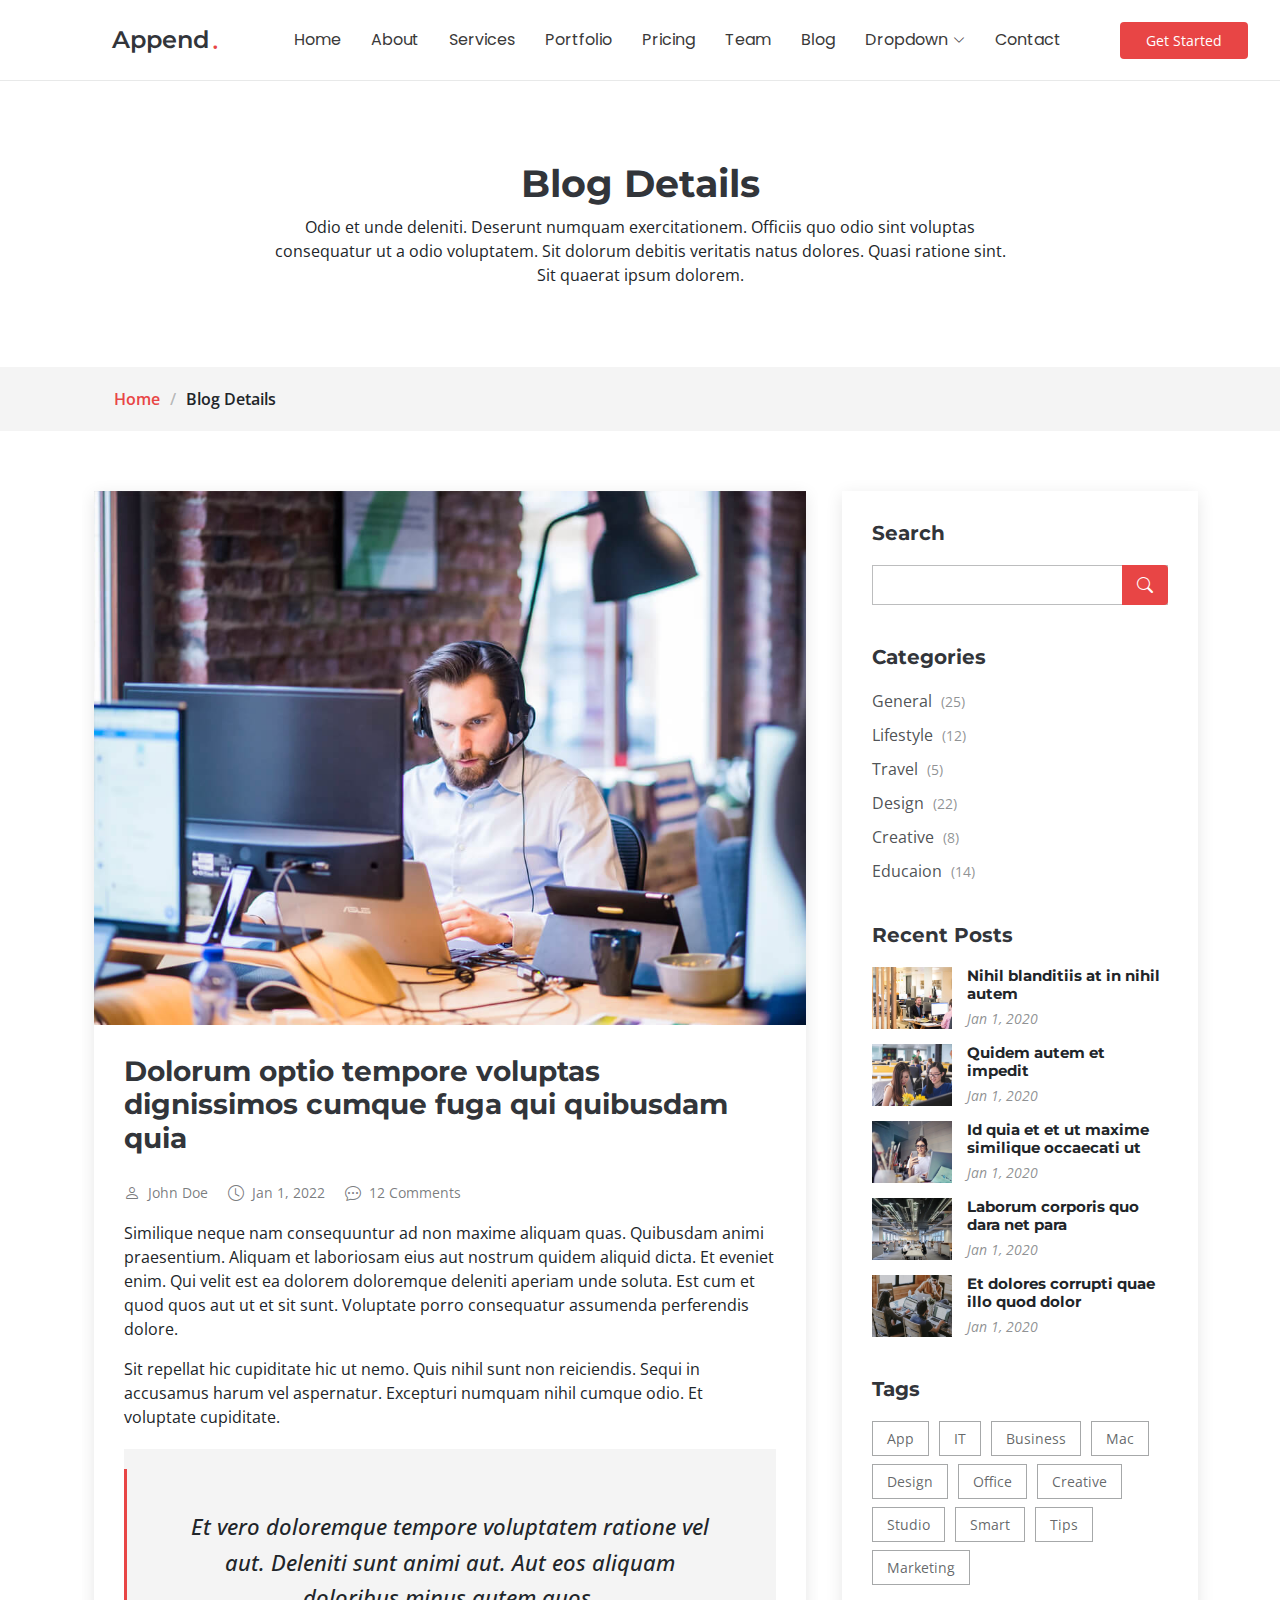
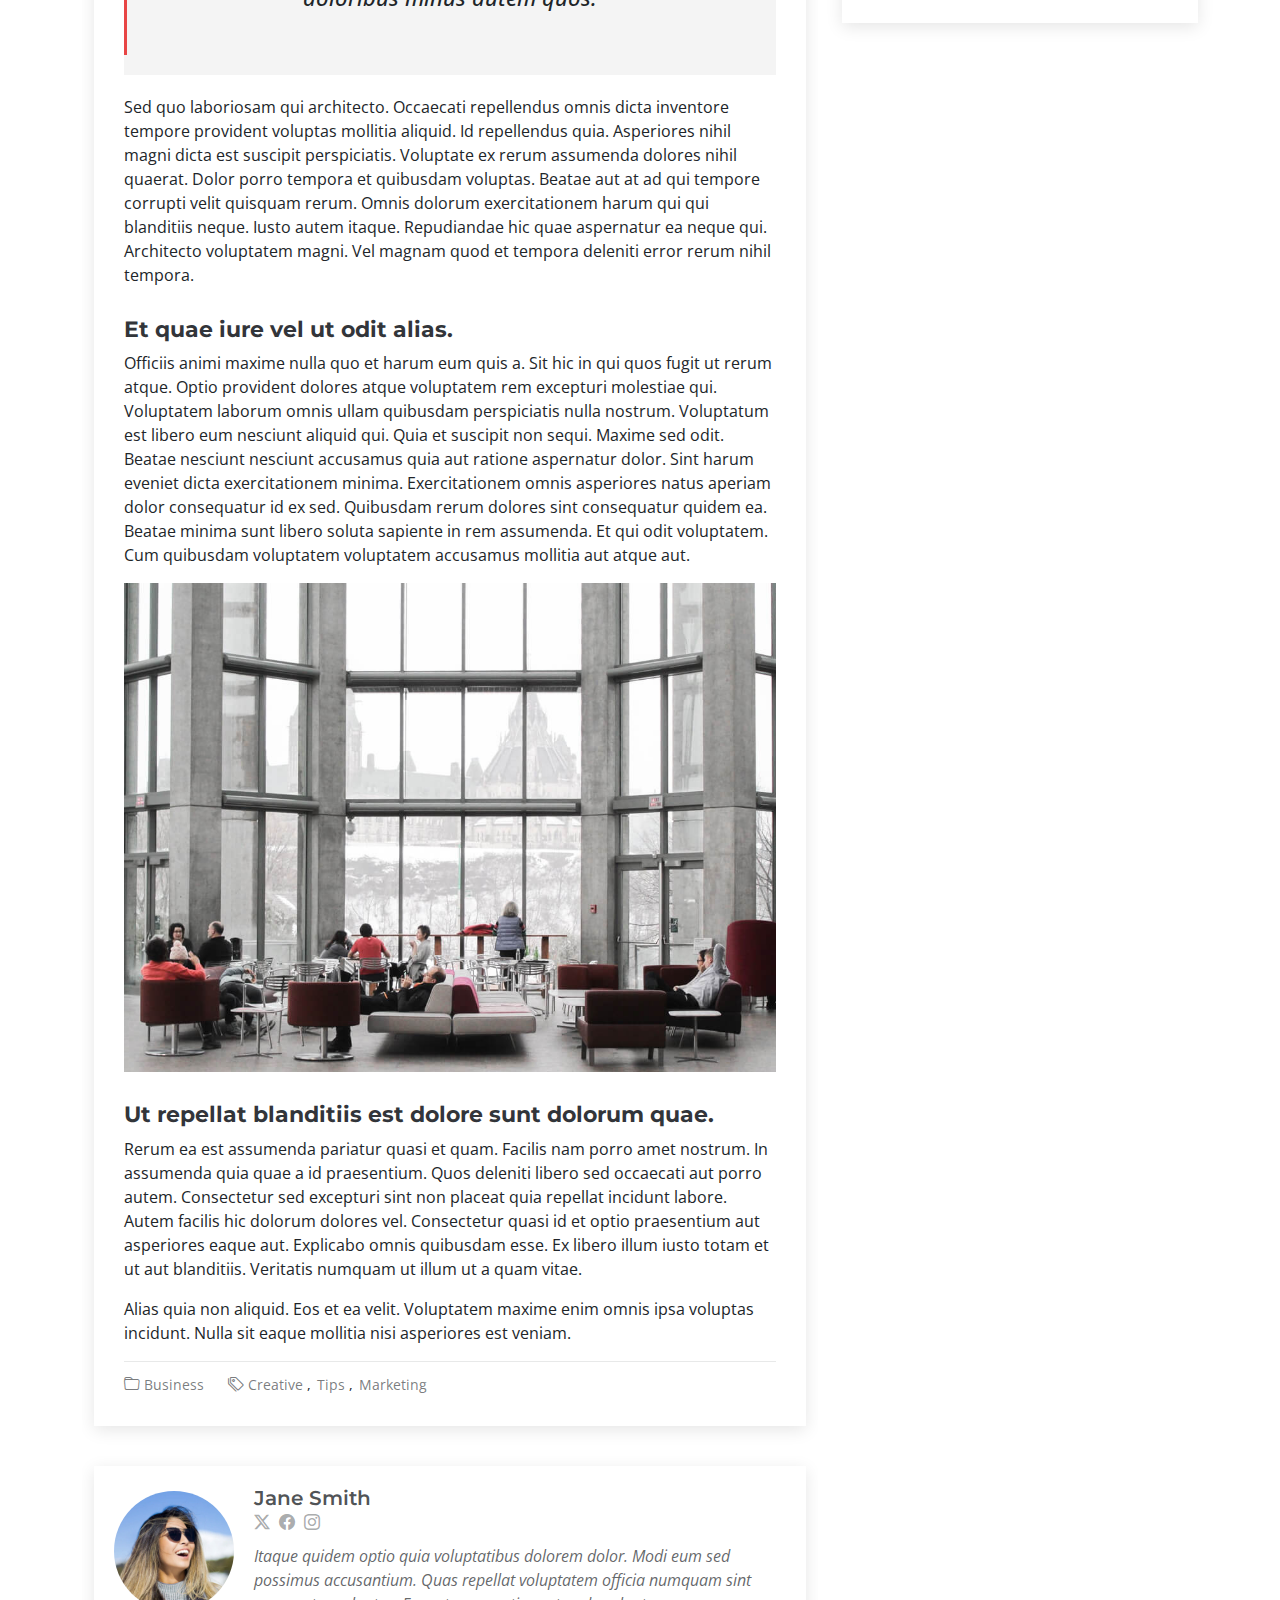
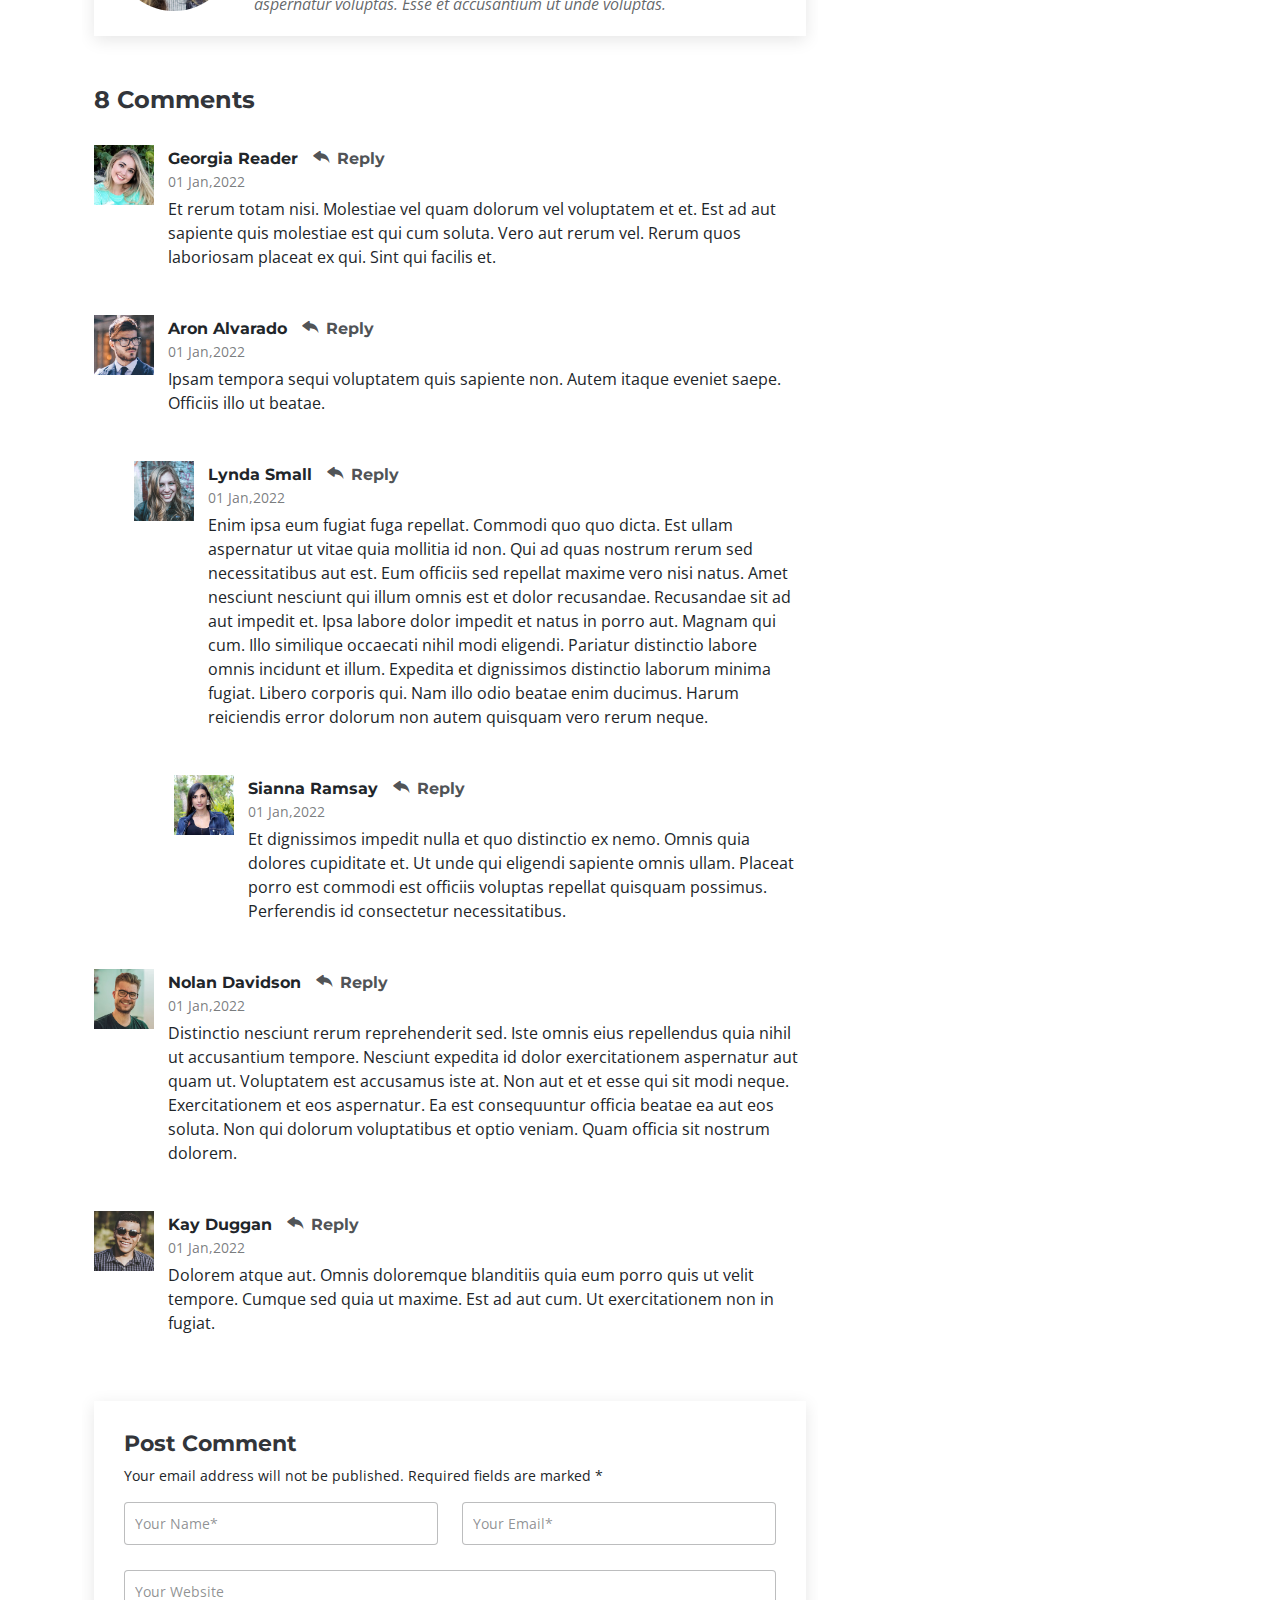
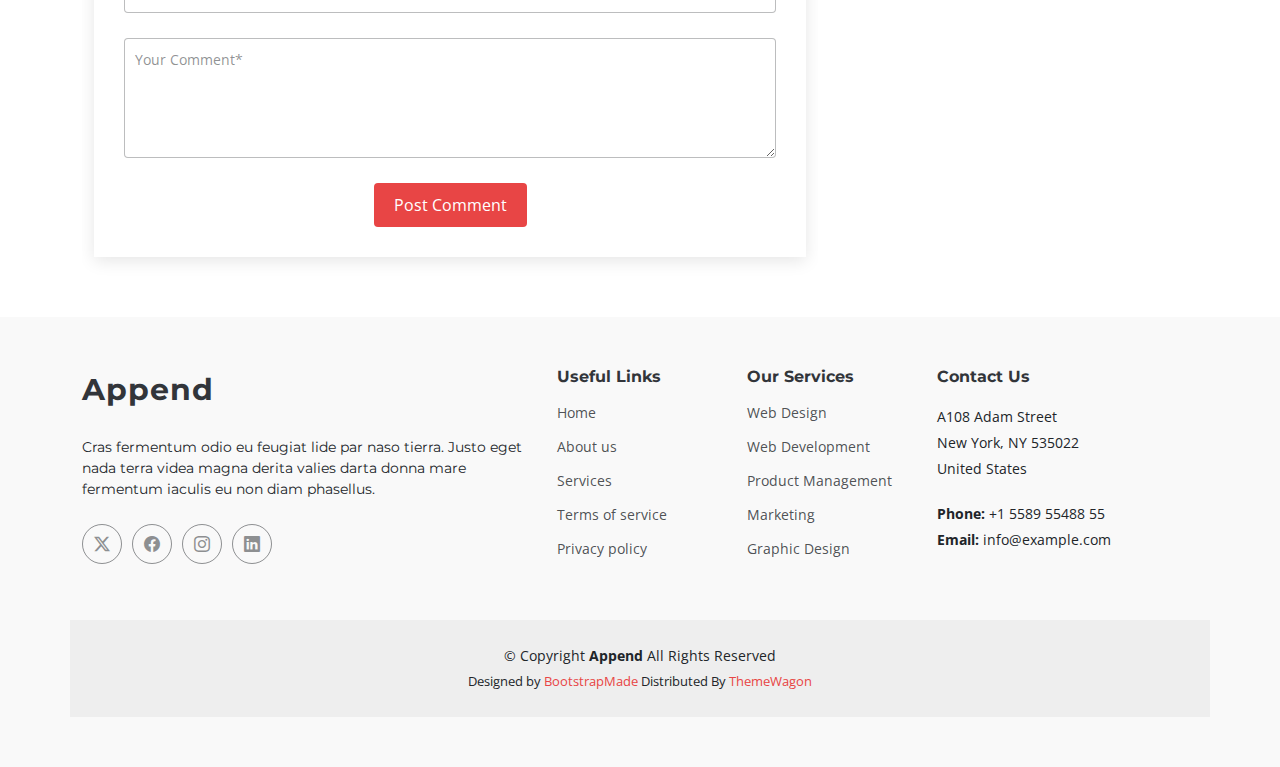
<file: blog-details.html>
<!DOCTYPE html>
<html lang="en">


<!-- Mirrored from themewagon.github.io/Append-New/blog-details.html by HTTrack Website Copier/3.x [XR&CO'2014], Tue, 05 Nov 2024 08:11:06 GMT -->
<!-- Added by HTTrack --><meta http-equiv="content-type" content="text/html;charset=utf-8" /><!-- /Added by HTTrack -->
<head>
  <meta charset="utf-8">
  <meta content="width=device-width, initial-scale=1.0" name="viewport">
  <title>Blog Details - Append Bootstrap Template</title>
  <meta name="description" content="">
  <meta name="keywords" content="">

  <!-- Favicons -->
  <link href="assets/img/favicon.png" rel="icon">
  <link href="assets/img/apple-touch-icon.png" rel="apple-touch-icon">

  <!-- Fonts -->
  <link href="https://fonts.googleapis.com/" rel="preconnect">
  <link href="https://fonts.gstatic.com/" rel="preconnect" crossorigin>
  <link href="https://fonts.googleapis.com/css2?family=Open+Sans:ital,wght@0,300;0,400;0,500;0,600;0,700;0,800;1,300;1,400;1,500;1,600;1,700;1,800&amp;family=Montserrat:ital,wght@0,100;0,200;0,300;0,400;0,500;0,600;0,700;0,800;0,900;1,100;1,200;1,300;1,400;1,500;1,600;1,700;1,800;1,900&amp;family=Poppins:ital,wght@0,100;0,200;0,300;0,400;0,500;0,600;0,700;0,800;0,900;1,100;1,200;1,300;1,400;1,500;1,600;1,700;1,800;1,900&amp;display=swap" rel="stylesheet">

  <!-- Vendor CSS Files -->
  <link href="assets/vendor/bootstrap/css/bootstrap.min.css" rel="stylesheet">
  <link href="assets/vendor/bootstrap-icons/bootstrap-icons.css" rel="stylesheet">
  <link href="assets/vendor/aos/aos.css" rel="stylesheet">
  <link href="assets/vendor/glightbox/css/glightbox.min.css" rel="stylesheet">
  <link href="assets/vendor/swiper/swiper-bundle.min.css" rel="stylesheet">

  <!-- Main CSS File -->
  <link href="assets/css/main.css" rel="stylesheet">

  <!-- =======================================================
  * Template Name: Append
  * Template URL: https://bootstrapmade.com/append-bootstrap-website-template/
  * Updated: Aug 07 2024 with Bootstrap v5.3.3
  * Author: BootstrapMade.com
  * License: https://bootstrapmade.com/license/
  ======================================================== -->
</head>

<body class="blog-details-page">

  <header id="header" class="header d-flex align-items-center sticky-top">
    <div class="container-fluid position-relative d-flex align-items-center justify-content-between">

      <a href="index-2.html" class="logo d-flex align-items-center me-auto me-xl-0">
        <!-- Uncomment the line below if you also wish to use an image logo -->
        <!-- <img src="assets/img/logo.png" alt=""> -->
        <h1 class="sitename">Append</h1><span>.</span>
      </a>

      <nav id="navmenu" class="navmenu">
        <ul>
          <li><a href="index-2.html#hero">Home</a></li>
          <li><a href="index-2.html#about">About</a></li>
          <li><a href="index-2.html#services">Services</a></li>
          <li><a href="index-2.html#portfolio">Portfolio</a></li>
          <li><a href="index-2.html#pricing">Pricing</a></li>
          <li><a href="index-2.html#team">Team</a></li>
          <li><a href="blog.html">Blog</a></li>
          <li class="dropdown"><a href="#"><span>Dropdown</span> <i class="bi bi-chevron-down toggle-dropdown"></i></a>
            <ul>
              <li><a href="#">Dropdown 1</a></li>
              <li class="dropdown"><a href="#"><span>Deep Dropdown</span> <i class="bi bi-chevron-down toggle-dropdown"></i></a>
                <ul>
                  <li><a href="#">Deep Dropdown 1</a></li>
                  <li><a href="#">Deep Dropdown 2</a></li>
                  <li><a href="#">Deep Dropdown 3</a></li>
                  <li><a href="#">Deep Dropdown 4</a></li>
                  <li><a href="#">Deep Dropdown 5</a></li>
                </ul>
              </li>
              <li><a href="#">Dropdown 2</a></li>
              <li><a href="#">Dropdown 3</a></li>
              <li><a href="#">Dropdown 4</a></li>
            </ul>
          </li>
          <li><a href="index-2.html#contact">Contact</a></li>
        </ul>
        <i class="mobile-nav-toggle d-xl-none bi bi-list"></i>
      </nav>

      <a class="btn-getstarted" href="index-2.html#about">Get Started</a>

    </div>
  </header>

  <main class="main">

    <!-- Page Title -->
    <div class="page-title" data-aos="fade">
      <div class="heading">
        <div class="container">
          <div class="row d-flex justify-content-center text-center">
            <div class="col-lg-8">
              <h1>Blog Details</h1>
              <p class="mb-0">Odio et unde deleniti. Deserunt numquam exercitationem. Officiis quo odio sint voluptas consequatur ut a odio voluptatem. Sit dolorum debitis veritatis natus dolores. Quasi ratione sint. Sit quaerat ipsum dolorem.</p>
            </div>
          </div>
        </div>
      </div>
      <nav class="breadcrumbs">
        <div class="container">
          <ol>
            <li><a href="index-2.html">Home</a></li>
            <li class="current">Blog Details</li>
          </ol>
        </div>
      </nav>
    </div><!-- End Page Title -->

    <div class="container">
      <div class="row">

        <div class="col-lg-8">

          <!-- Blog Details Section -->
          <section id="blog-details" class="blog-details section">
            <div class="container">

              <article class="article">

                <div class="post-img">
                  <img src="assets/img/blog/blog-1.jpg" alt="" class="img-fluid">
                </div>

                <h2 class="title">Dolorum optio tempore voluptas dignissimos cumque fuga qui quibusdam quia</h2>

                <div class="meta-top">
                  <ul>
                    <li class="d-flex align-items-center"><i class="bi bi-person"></i> <a href="blog-details.html">John Doe</a></li>
                    <li class="d-flex align-items-center"><i class="bi bi-clock"></i> <a href="blog-details.html"><time datetime="2020-01-01">Jan 1, 2022</time></a></li>
                    <li class="d-flex align-items-center"><i class="bi bi-chat-dots"></i> <a href="blog-details.html">12 Comments</a></li>
                  </ul>
                </div><!-- End meta top -->

                <div class="content">
                  <p>
                    Similique neque nam consequuntur ad non maxime aliquam quas. Quibusdam animi praesentium. Aliquam et laboriosam eius aut nostrum quidem aliquid dicta.
                    Et eveniet enim. Qui velit est ea dolorem doloremque deleniti aperiam unde soluta. Est cum et quod quos aut ut et sit sunt. Voluptate porro consequatur assumenda perferendis dolore.
                  </p>

                  <p>
                    Sit repellat hic cupiditate hic ut nemo. Quis nihil sunt non reiciendis. Sequi in accusamus harum vel aspernatur. Excepturi numquam nihil cumque odio. Et voluptate cupiditate.
                  </p>

                  <blockquote>
                    <p>
                      Et vero doloremque tempore voluptatem ratione vel aut. Deleniti sunt animi aut. Aut eos aliquam doloribus minus autem quos.
                    </p>
                  </blockquote>

                  <p>
                    Sed quo laboriosam qui architecto. Occaecati repellendus omnis dicta inventore tempore provident voluptas mollitia aliquid. Id repellendus quia. Asperiores nihil magni dicta est suscipit perspiciatis. Voluptate ex rerum assumenda dolores nihil quaerat.
                    Dolor porro tempora et quibusdam voluptas. Beatae aut at ad qui tempore corrupti velit quisquam rerum. Omnis dolorum exercitationem harum qui qui blanditiis neque.
                    Iusto autem itaque. Repudiandae hic quae aspernatur ea neque qui. Architecto voluptatem magni. Vel magnam quod et tempora deleniti error rerum nihil tempora.
                  </p>

                  <h3>Et quae iure vel ut odit alias.</h3>
                  <p>
                    Officiis animi maxime nulla quo et harum eum quis a. Sit hic in qui quos fugit ut rerum atque. Optio provident dolores atque voluptatem rem excepturi molestiae qui. Voluptatem laborum omnis ullam quibusdam perspiciatis nulla nostrum. Voluptatum est libero eum nesciunt aliquid qui.
                    Quia et suscipit non sequi. Maxime sed odit. Beatae nesciunt nesciunt accusamus quia aut ratione aspernatur dolor. Sint harum eveniet dicta exercitationem minima. Exercitationem omnis asperiores natus aperiam dolor consequatur id ex sed. Quibusdam rerum dolores sint consequatur quidem ea.
                    Beatae minima sunt libero soluta sapiente in rem assumenda. Et qui odit voluptatem. Cum quibusdam voluptatem voluptatem accusamus mollitia aut atque aut.
                  </p>
                  <img src="assets/img/blog/blog-inside-post.jpg" class="img-fluid" alt="">

                  <h3>Ut repellat blanditiis est dolore sunt dolorum quae.</h3>
                  <p>
                    Rerum ea est assumenda pariatur quasi et quam. Facilis nam porro amet nostrum. In assumenda quia quae a id praesentium. Quos deleniti libero sed occaecati aut porro autem. Consectetur sed excepturi sint non placeat quia repellat incidunt labore. Autem facilis hic dolorum dolores vel.
                    Consectetur quasi id et optio praesentium aut asperiores eaque aut. Explicabo omnis quibusdam esse. Ex libero illum iusto totam et ut aut blanditiis. Veritatis numquam ut illum ut a quam vitae.
                  </p>
                  <p>
                    Alias quia non aliquid. Eos et ea velit. Voluptatem maxime enim omnis ipsa voluptas incidunt. Nulla sit eaque mollitia nisi asperiores est veniam.
                  </p>

                </div><!-- End post content -->

                <div class="meta-bottom">
                  <i class="bi bi-folder"></i>
                  <ul class="cats">
                    <li><a href="#">Business</a></li>
                  </ul>

                  <i class="bi bi-tags"></i>
                  <ul class="tags">
                    <li><a href="#">Creative</a></li>
                    <li><a href="#">Tips</a></li>
                    <li><a href="#">Marketing</a></li>
                  </ul>
                </div><!-- End meta bottom -->

              </article>

            </div>
          </section><!-- /Blog Details Section -->

          <!-- Blog Author Section -->
          <section id="blog-author" class="blog-author section">

            <div class="container">
              <div class="author-container d-flex align-items-center">
                <img src="assets/img/blog/blog-author.jpg" class="rounded-circle flex-shrink-0" alt="">
                <div>
                  <h4>Jane Smith</h4>
                  <div class="social-links">
                    <a href="https://x.com/#"><i class="bi bi-twitter-x"></i></a>
                    <a href="https://facebook.com/#"><i class="bi bi-facebook"></i></a>
                    <a href="https://instagram.com/#"><i class="biu bi-instagram"></i></a>
                  </div>
                  <p>
                    Itaque quidem optio quia voluptatibus dolorem dolor. Modi eum sed possimus accusantium. Quas repellat voluptatem officia numquam sint aspernatur voluptas. Esse et accusantium ut unde voluptas.
                  </p>
                </div>
              </div>
            </div>

          </section><!-- /Blog Author Section -->

          <!-- Blog Comments Section -->
          <section id="blog-comments" class="blog-comments section">

            <div class="container">

              <h4 class="comments-count">8 Comments</h4>

              <div id="comment-1" class="comment">
                <div class="d-flex">
                  <div class="comment-img"><img src="assets/img/blog/comments-1.jpg" alt=""></div>
                  <div>
                    <h5><a href="#">Georgia Reader</a> <a href="#" class="reply"><i class="bi bi-reply-fill"></i> Reply</a></h5>
                    <time datetime="2020-01-01">01 Jan,2022</time>
                    <p>
                      Et rerum totam nisi. Molestiae vel quam dolorum vel voluptatem et et. Est ad aut sapiente quis molestiae est qui cum soluta.
                      Vero aut rerum vel. Rerum quos laboriosam placeat ex qui. Sint qui facilis et.
                    </p>
                  </div>
                </div>
              </div><!-- End comment #1 -->

              <div id="comment-2" class="comment">
                <div class="d-flex">
                  <div class="comment-img"><img src="assets/img/blog/comments-2.jpg" alt=""></div>
                  <div>
                    <h5><a href="#">Aron Alvarado</a> <a href="#" class="reply"><i class="bi bi-reply-fill"></i> Reply</a></h5>
                    <time datetime="2020-01-01">01 Jan,2022</time>
                    <p>
                      Ipsam tempora sequi voluptatem quis sapiente non. Autem itaque eveniet saepe. Officiis illo ut beatae.
                    </p>
                  </div>
                </div>

                <div id="comment-reply-1" class="comment comment-reply">
                  <div class="d-flex">
                    <div class="comment-img"><img src="assets/img/blog/comments-3.jpg" alt=""></div>
                    <div>
                      <h5><a href="#">Lynda Small</a> <a href="#" class="reply"><i class="bi bi-reply-fill"></i> Reply</a></h5>
                      <time datetime="2020-01-01">01 Jan,2022</time>
                      <p>
                        Enim ipsa eum fugiat fuga repellat. Commodi quo quo dicta. Est ullam aspernatur ut vitae quia mollitia id non. Qui ad quas nostrum rerum sed necessitatibus aut est. Eum officiis sed repellat maxime vero nisi natus. Amet nesciunt nesciunt qui illum omnis est et dolor recusandae.

                        Recusandae sit ad aut impedit et. Ipsa labore dolor impedit et natus in porro aut. Magnam qui cum. Illo similique occaecati nihil modi eligendi. Pariatur distinctio labore omnis incidunt et illum. Expedita et dignissimos distinctio laborum minima fugiat.

                        Libero corporis qui. Nam illo odio beatae enim ducimus. Harum reiciendis error dolorum non autem quisquam vero rerum neque.
                      </p>
                    </div>
                  </div>

                  <div id="comment-reply-2" class="comment comment-reply">
                    <div class="d-flex">
                      <div class="comment-img"><img src="assets/img/blog/comments-4.jpg" alt=""></div>
                      <div>
                        <h5><a href="#">Sianna Ramsay</a> <a href="#" class="reply"><i class="bi bi-reply-fill"></i> Reply</a></h5>
                        <time datetime="2020-01-01">01 Jan,2022</time>
                        <p>
                          Et dignissimos impedit nulla et quo distinctio ex nemo. Omnis quia dolores cupiditate et. Ut unde qui eligendi sapiente omnis ullam. Placeat porro est commodi est officiis voluptas repellat quisquam possimus. Perferendis id consectetur necessitatibus.
                        </p>
                      </div>
                    </div>

                  </div><!-- End comment reply #2-->

                </div><!-- End comment reply #1-->

              </div><!-- End comment #2-->

              <div id="comment-3" class="comment">
                <div class="d-flex">
                  <div class="comment-img"><img src="assets/img/blog/comments-5.jpg" alt=""></div>
                  <div>
                    <h5><a href="#">Nolan Davidson</a> <a href="#" class="reply"><i class="bi bi-reply-fill"></i> Reply</a></h5>
                    <time datetime="2020-01-01">01 Jan,2022</time>
                    <p>
                      Distinctio nesciunt rerum reprehenderit sed. Iste omnis eius repellendus quia nihil ut accusantium tempore. Nesciunt expedita id dolor exercitationem aspernatur aut quam ut. Voluptatem est accusamus iste at.
                      Non aut et et esse qui sit modi neque. Exercitationem et eos aspernatur. Ea est consequuntur officia beatae ea aut eos soluta. Non qui dolorum voluptatibus et optio veniam. Quam officia sit nostrum dolorem.
                    </p>
                  </div>
                </div>

              </div><!-- End comment #3 -->

              <div id="comment-4" class="comment">
                <div class="d-flex">
                  <div class="comment-img"><img src="assets/img/blog/comments-6.jpg" alt=""></div>
                  <div>
                    <h5><a href="#">Kay Duggan</a> <a href="#" class="reply"><i class="bi bi-reply-fill"></i> Reply</a></h5>
                    <time datetime="2020-01-01">01 Jan,2022</time>
                    <p>
                      Dolorem atque aut. Omnis doloremque blanditiis quia eum porro quis ut velit tempore. Cumque sed quia ut maxime. Est ad aut cum. Ut exercitationem non in fugiat.
                    </p>
                  </div>
                </div>

              </div><!-- End comment #4 -->

            </div>

          </section><!-- /Blog Comments Section -->

          <!-- Comment Form Section -->
          <section id="comment-form" class="comment-form section">
            <div class="container">

              <form action="#">

                <h4>Post Comment</h4>
                <p>Your email address will not be published. Required fields are marked * </p>
                <div class="row">
                  <div class="col-md-6 form-group">
                    <input name="name" type="text" class="form-control" placeholder="Your Name*">
                  </div>
                  <div class="col-md-6 form-group">
                    <input name="email" type="text" class="form-control" placeholder="Your Email*">
                  </div>
                </div>
                <div class="row">
                  <div class="col form-group">
                    <input name="website" type="text" class="form-control" placeholder="Your Website">
                  </div>
                </div>
                <div class="row">
                  <div class="col form-group">
                    <textarea name="comment" class="form-control" placeholder="Your Comment*"></textarea>
                  </div>
                </div>

                <div class="text-center">
                  <button type="submit" class="btn btn-primary">Post Comment</button>
                </div>

              </form>

            </div>
          </section><!-- /Comment Form Section -->

        </div>

        <div class="col-lg-4 sidebar">

          <div class="widgets-container">

            <!-- Search Widget -->
            <div class="search-widget widget-item">

              <h3 class="widget-title">Search</h3>
              <form action="#">
                <input type="text">
                <button type="submit" title="Search"><i class="bi bi-search"></i></button>
              </form>

            </div><!--/Search Widget -->

            <!-- Categories Widget -->
            <div class="categories-widget widget-item">

              <h3 class="widget-title">Categories</h3>
              <ul class="mt-3">
                <li><a href="#">General <span>(25)</span></a></li>
                <li><a href="#">Lifestyle <span>(12)</span></a></li>
                <li><a href="#">Travel <span>(5)</span></a></li>
                <li><a href="#">Design <span>(22)</span></a></li>
                <li><a href="#">Creative <span>(8)</span></a></li>
                <li><a href="#">Educaion <span>(14)</span></a></li>
              </ul>

            </div><!--/Categories Widget -->

            <!-- Recent Posts Widget -->
            <div class="recent-posts-widget widget-item">

              <h3 class="widget-title">Recent Posts</h3>

              <div class="post-item">
                <img src="assets/img/blog/blog-recent-1.jpg" alt="" class="flex-shrink-0">
                <div>
                  <h4><a href="blog-details.html">Nihil blanditiis at in nihil autem</a></h4>
                  <time datetime="2020-01-01">Jan 1, 2020</time>
                </div>
              </div><!-- End recent post item-->

              <div class="post-item">
                <img src="assets/img/blog/blog-recent-2.jpg" alt="" class="flex-shrink-0">
                <div>
                  <h4><a href="blog-details.html">Quidem autem et impedit</a></h4>
                  <time datetime="2020-01-01">Jan 1, 2020</time>
                </div>
              </div><!-- End recent post item-->

              <div class="post-item">
                <img src="assets/img/blog/blog-recent-3.jpg" alt="" class="flex-shrink-0">
                <div>
                  <h4><a href="blog-details.html">Id quia et et ut maxime similique occaecati ut</a></h4>
                  <time datetime="2020-01-01">Jan 1, 2020</time>
                </div>
              </div><!-- End recent post item-->

              <div class="post-item">
                <img src="assets/img/blog/blog-recent-4.jpg" alt="" class="flex-shrink-0">
                <div>
                  <h4><a href="blog-details.html">Laborum corporis quo dara net para</a></h4>
                  <time datetime="2020-01-01">Jan 1, 2020</time>
                </div>
              </div><!-- End recent post item-->

              <div class="post-item">
                <img src="assets/img/blog/blog-recent-5.jpg" alt="" class="flex-shrink-0">
                <div>
                  <h4><a href="blog-details.html">Et dolores corrupti quae illo quod dolor</a></h4>
                  <time datetime="2020-01-01">Jan 1, 2020</time>
                </div>
              </div><!-- End recent post item-->

            </div><!--/Recent Posts Widget -->

            <!-- Tags Widget -->
            <div class="tags-widget widget-item">

              <h3 class="widget-title">Tags</h3>
              <ul>
                <li><a href="#">App</a></li>
                <li><a href="#">IT</a></li>
                <li><a href="#">Business</a></li>
                <li><a href="#">Mac</a></li>
                <li><a href="#">Design</a></li>
                <li><a href="#">Office</a></li>
                <li><a href="#">Creative</a></li>
                <li><a href="#">Studio</a></li>
                <li><a href="#">Smart</a></li>
                <li><a href="#">Tips</a></li>
                <li><a href="#">Marketing</a></li>
              </ul>

            </div><!--/Tags Widget -->

          </div>

        </div>

      </div>
    </div>

  </main>

  <footer id="footer" class="footer position-relative light-background">

    <div class="container footer-top">
      <div class="row gy-4">
        <div class="col-lg-5 col-md-12 footer-about">
          <a href="index-2.html" class="logo d-flex align-items-center">
            <span class="sitename">Append</span>
          </a>
          <p>Cras fermentum odio eu feugiat lide par naso tierra. Justo eget nada terra videa magna derita valies darta donna mare fermentum iaculis eu non diam phasellus.</p>
          <div class="social-links d-flex mt-4">
            <a href="#"><i class="bi bi-twitter-x"></i></a>
            <a href="#"><i class="bi bi-facebook"></i></a>
            <a href="#"><i class="bi bi-instagram"></i></a>
            <a href="#"><i class="bi bi-linkedin"></i></a>
          </div>
        </div>

        <div class="col-lg-2 col-6 footer-links">
          <h4>Useful Links</h4>
          <ul>
            <li><a href="#">Home</a></li>
            <li><a href="#">About us</a></li>
            <li><a href="#">Services</a></li>
            <li><a href="#">Terms of service</a></li>
            <li><a href="#">Privacy policy</a></li>
          </ul>
        </div>

        <div class="col-lg-2 col-6 footer-links">
          <h4>Our Services</h4>
          <ul>
            <li><a href="#">Web Design</a></li>
            <li><a href="#">Web Development</a></li>
            <li><a href="#">Product Management</a></li>
            <li><a href="#">Marketing</a></li>
            <li><a href="#">Graphic Design</a></li>
          </ul>
        </div>

        <div class="col-lg-3 col-md-12 footer-contact text-center text-md-start">
          <h4>Contact Us</h4>
          <p>A108 Adam Street</p>
          <p>New York, NY 535022</p>
          <p>United States</p>
          <p class="mt-4"><strong>Phone:</strong> <span>+1 5589 55488 55</span></p>
          <p><strong>Email:</strong> <span>info@example.com</span></p>
        </div>

      </div>
    </div>

    <div class="container copyright text-center mt-4">
      <p>© <span>Copyright</span> <strong class="sitename">Append</strong> <span>All Rights Reserved</span></p>
      <div class="credits">
        <!-- All the links in the footer should remain intact. -->
        <!-- You can delete the links only if you've purchased the pro version. -->
        <!-- Licensing information: https://bootstrapmade.com/license/ -->
        <!-- Purchase the pro version with working PHP/AJAX contact form: [buy-url] -->
        Designed by <a href="https://bootstrapmade.com/">BootstrapMade</a> Distributed By <a href="https://themewagon.com/">ThemeWagon</a>
      </div>
    </div>

  </footer>

  <!-- Scroll Top -->
  <a href="#" id="scroll-top" class="scroll-top d-flex align-items-center justify-content-center"><i class="bi bi-arrow-up-short"></i></a>

  <!-- Preloader -->
  <div id="preloader"></div>

  <!-- Vendor JS Files -->
  <script src="assets/vendor/bootstrap/js/bootstrap.bundle.min.js"></script>
  <script src="assets/vendor/php-email-form/validate.js"></script>
  <script src="assets/vendor/aos/aos.js"></script>
  <script src="assets/vendor/glightbox/js/glightbox.min.js"></script>
  <script src="assets/vendor/purecounter/purecounter_vanilla.js"></script>
  <script src="assets/vendor/imagesloaded/imagesloaded.pkgd.min.js"></script>
  <script src="assets/vendor/isotope-layout/isotope.pkgd.min.js"></script>
  <script src="assets/vendor/swiper/swiper-bundle.min.js"></script>

  <!-- Main JS File -->
  <script src="assets/js/main.js"></script>

</body>


<!-- Mirrored from themewagon.github.io/Append-New/blog-details.html by HTTrack Website Copier/3.x [XR&CO'2014], Tue, 05 Nov 2024 08:11:09 GMT -->
</html>
</file>
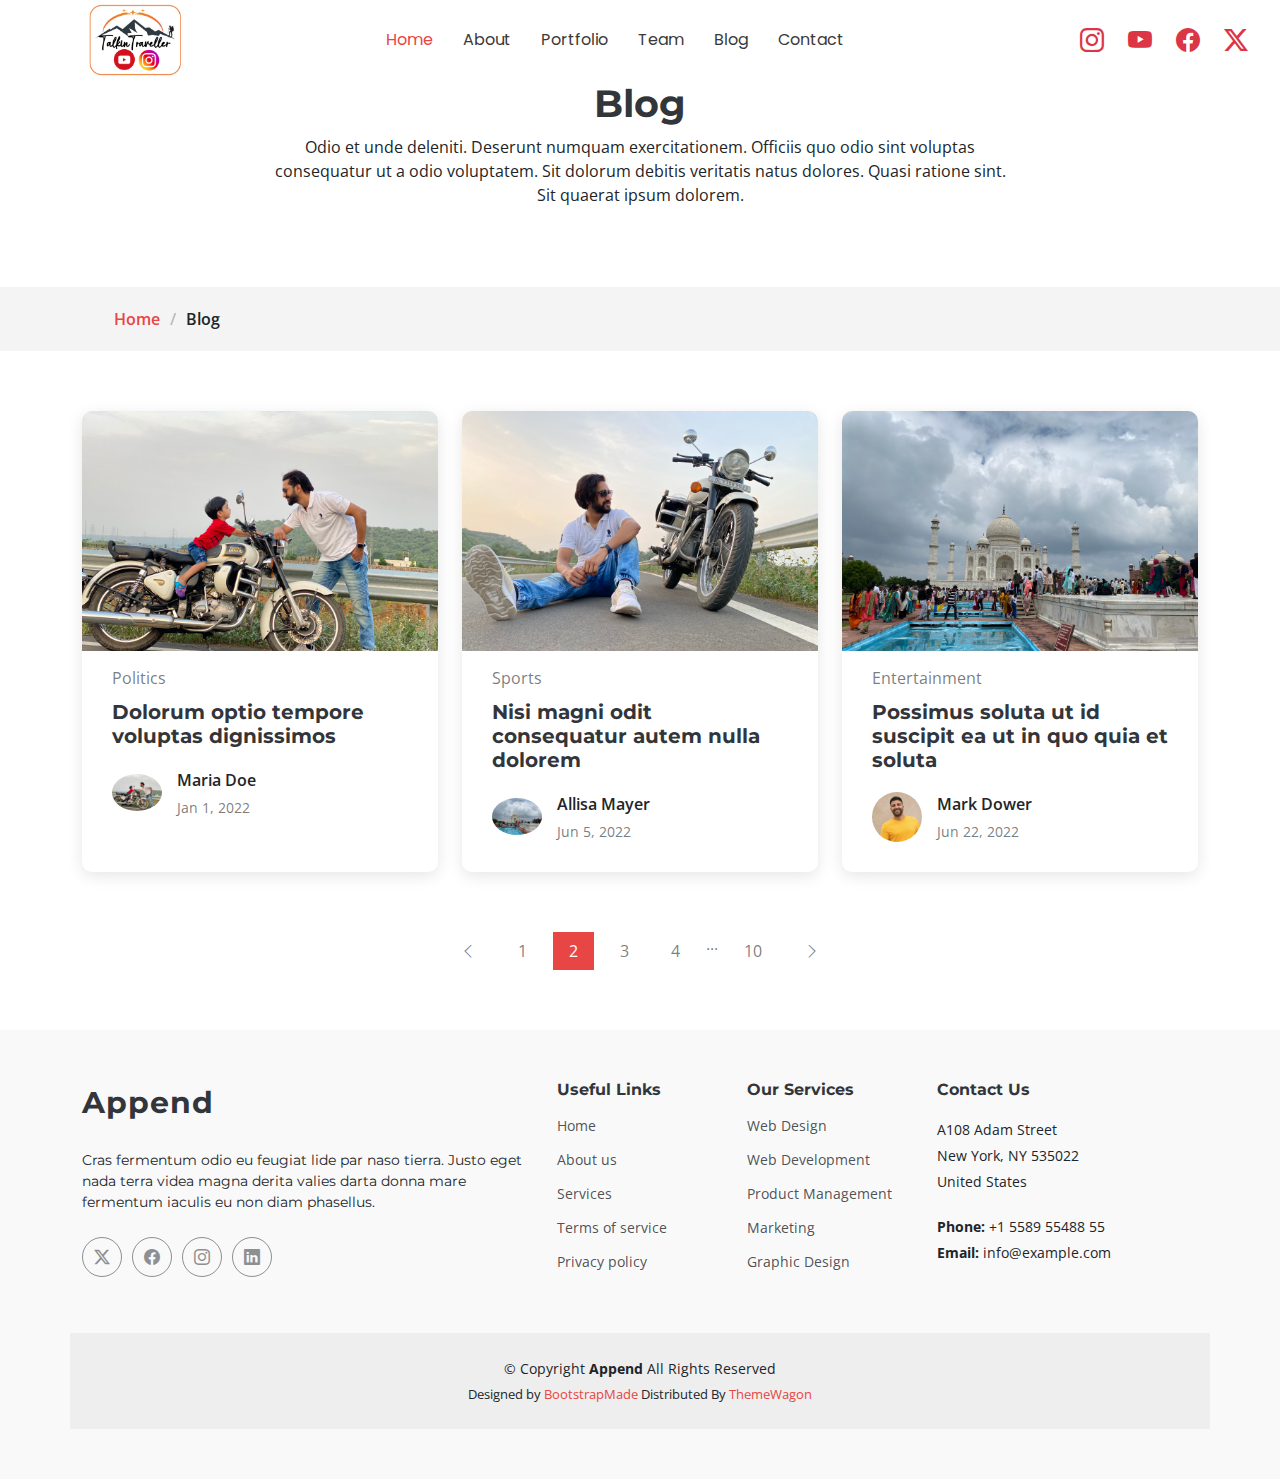
<file: blog.html>
<!DOCTYPE html>
<html lang="en">


<!-- Mirrored from themewagon.github.io/Append-New/blog.html by HTTrack Website Copier/3.x [XR&CO'2014], Tue, 05 Nov 2024 08:11:03 GMT -->
<!-- Added by HTTrack --><meta http-equiv="content-type" content="text/html;charset=utf-8" /><!-- /Added by HTTrack -->
<head>
  <meta charset="utf-8">
  <meta content="width=device-width, initial-scale=1.0" name="viewport">
  <title>Blog - Append Bootstrap Template</title>
  <meta name="description" content="">
  <meta name="keywords" content="">

  <!-- Favicons -->
  <link href="assets/img/favicon.png" rel="icon">
  <link href="assets/img/apple-touch-icon.png" rel="apple-touch-icon">

  <!-- Fonts -->
  <link href="https://fonts.googleapis.com/" rel="preconnect">
  <link href="https://fonts.gstatic.com/" rel="preconnect" crossorigin>
  <link href="https://fonts.googleapis.com/css2?family=Open+Sans:ital,wght@0,300;0,400;0,500;0,600;0,700;0,800;1,300;1,400;1,500;1,600;1,700;1,800&amp;family=Montserrat:ital,wght@0,100;0,200;0,300;0,400;0,500;0,600;0,700;0,800;0,900;1,100;1,200;1,300;1,400;1,500;1,600;1,700;1,800;1,900&amp;family=Poppins:ital,wght@0,100;0,200;0,300;0,400;0,500;0,600;0,700;0,800;0,900;1,100;1,200;1,300;1,400;1,500;1,600;1,700;1,800;1,900&amp;display=swap" rel="stylesheet">

  <!-- Vendor CSS Files -->
  <link href="assets/vendor/bootstrap/css/bootstrap.min.css" rel="stylesheet">
  <link href="assets/vendor/bootstrap-icons/bootstrap-icons.css" rel="stylesheet">
  <link href="assets/vendor/aos/aos.css" rel="stylesheet">
  <link href="assets/vendor/glightbox/css/glightbox.min.css" rel="stylesheet">
  <link href="assets/vendor/swiper/swiper-bundle.min.css" rel="stylesheet">

  <!-- Main CSS File -->
  <link href="assets/css/main.css" rel="stylesheet">
  <link rel="stylesheet" href="assets/css/new.css">

  <!-- =======================================================
  * Template Name: Append
  * Template URL: https://bootstrapmade.com/append-bootstrap-website-template/
  * Updated: Aug 07 2024 with Bootstrap v5.3.3
  * Author: BootstrapMade.com
  * License: https://bootstrapmade.com/license/
  ======================================================== -->
</head>

<body class="blog-page">


  <header id="header" class="header d-flex align-items-center fixed-top">
    <div class="container-fluid position-relative d-flex align-items-center justify-content-between">

     <div class="nav-logo">
      <a href="index.html" class="logo d-flex align-items-center me-auto me-xl-0 web-main-logo">
        <img src="assets/img/IMG_5274.PNG" alt="taling-travel-logo ">
      </a>
     </div>

      <nav id="navmenu" class="navmenu">
        <ul>
          <li><a href="index.html#hero" class="active">Home</a></li>
          <li><a href="#">About</a></li>
          <li><a href="#">Portfolio</a></li>
          <li><a href="#">Team</a></li>
          <li><a href="blog.html">Blog</a></li>
          <!-- <li class="dropdown"><a href="#"><span>Dropdown</span> <i class="bi bi-chevron-down toggle-dropdown"></i></a>
            <ul>
              <li><a href="#">Dropdown 1</a></li>
              <li class="dropdown"><a href="#"><span>Deep Dropdown</span> <i class="bi bi-chevron-down toggle-dropdown"></i></a>
                <ul>
                  <li><a href="#">Deep Dropdown 1</a></li>
                  <li><a href="#">Deep Dropdown 2</a></li>
                  <li><a href="#">Deep Dropdown 3</a></li>
                  <li><a href="#">Deep Dropdown 4</a></li>
                  <li><a href="#">Deep Dropdown 5</a></li>
                </ul>
              </li>
              <li><a href="#">Dropdown 2</a></li>
              <li><a href="#">Dropdown 3</a></li>
              <li><a href="#">Dropdown 4</a></li>
            </ul>
          </li> -->
          <li><a href="#">Contact</a></li>
        </ul>
        <i class="mobile-nav-toggle d-xl-none bi bi-list"></i>
      </nav>

      <div class="social-media-icons">
        <ul>
          <li>  <a href="https://www.instagram.com/talkintraveller/"><i class="bi bi-instagram text-danger"></i></a></li>
          <li>  <a href="https://www.youtube.com/@talkintraveller"><i class="bi bi-youtube text-danger"></i></a></li>
          <li>  <a href="#"><i class="bi bi-facebook text-danger"></i></a></li>
          <li>  <a href="https://x.com/TalkinTraveller"><i class="bi bi-twitter-x text-danger"></i></a></li>
        </ul>
      </div>
    </div>
  </header>

  <main class="main">

    <!-- Page Title -->
    <div class="page-title" data-aos="fade">
      <div class="heading">
        <div class="container">
          <div class="row d-flex justify-content-center text-center">
            <div class="col-lg-8">
              <h1>Blog</h1>
              <p class="mb-0">Odio et unde deleniti. Deserunt numquam exercitationem. Officiis quo odio sint voluptas consequatur ut a odio voluptatem. Sit dolorum debitis veritatis natus dolores. Quasi ratione sint. Sit quaerat ipsum dolorem.</p>
            </div>
          </div>
        </div>
      </div>
      <nav class="breadcrumbs">
        <div class="container">
          <ol>
            <li><a href="index.html">Home</a></li>
            <li class="current">Blog</li>
          </ol>
        </div>
      </nav>
    </div><!-- End Page Title -->

    <!-- Blog Posts Section -->
    <section id="blog-posts" class="blog-posts section">

      <div class="container">

        <div class="row gy-4">

          <div class="col-xl-4 col-md-6" data-aos="fade-up" data-aos-delay="100">
            <article>

              <div class="post-img">
                <img src="assets/img/bhaiya-img/bh-ok-1.jpg" alt="" class="img-fluid" >
              </div>

              <p class="post-category">Politics</p>

              <h2 class="title">
                <a href="blog-details.html">Dolorum optio tempore voluptas dignissimos</a>
              </h2>

              <div class="d-flex align-items-center">
                <img src="assets/img/bhaiya-img/bh-ok-2.jpg" alt="" class="img-fluid post-author-img flex-shrink-0">
                <div class="post-meta">
                  <p class="post-author">Maria Doe</p>
                  <p class="post-date">
                    <time datetime="2022-01-01">Jan 1, 2022</time>
                  </p>
                </div>
              </div>

            </article>
          </div><!-- End post list item -->

          <div class="col-xl-4 col-md-6" data-aos="fade-up" data-aos-delay="200">
            <article>

              <div class="post-img">
                <img src="assets/img/bhaiya-img/bh-ok-3.jpg" alt="" class="img-fluid">
              </div>

              <p class="post-category">Sports</p>

              <h2 class="title">
                <a href="blog-details.html">Nisi magni odit consequatur autem nulla dolorem</a>
              </h2>

              <div class="d-flex align-items-center">
                <img src="assets/img/bhaiya-img/bh-ok-4.jpg" alt="" class="img-fluid post-author-img flex-shrink-0">
                <div class="post-meta">
                  <p class="post-author">Allisa Mayer</p>
                  <p class="post-date">
                    <time datetime="2022-01-01">Jun 5, 2022</time>
                  </p>
                </div>
              </div>

            </article>
          </div><!-- End post list item -->

          <div class="col-xl-4 col-md-6" data-aos="fade-up" data-aos-delay="300">
            <article>

              <div class="post-img">
                <img src="assets/img/bhaiya-img/bh-ok-4.jpg" alt="" class="img-fluid">
              </div>

              <p class="post-category">Entertainment</p>

              <h2 class="title">
                <a href="blog-details.html">Possimus soluta ut id suscipit ea ut in quo quia et soluta</a>
              </h2>

              <div class="d-flex align-items-center">
                <img src="assets/img/blog/blog-author-3.jpg" alt="" class="img-fluid post-author-img flex-shrink-0">
                <div class="post-meta">
                  <p class="post-author">Mark Dower</p>
                  <p class="post-date">
                    <time datetime="2022-01-01">Jun 22, 2022</time>
                  </p>
                </div>
              </div>

            </article>
          </div><!-- End post list item -->

        </div><!-- End recent posts list -->

      </div>

    </section><!-- /Blog Posts Section -->

    <!-- Blog Pagination Section -->
    <section id="blog-pagination" class="blog-pagination section">

      <div class="container">
        <div class="d-flex justify-content-center">
          <ul>
            <li><a href="#"><i class="bi bi-chevron-left"></i></a></li>
            <li><a href="#">1</a></li>
            <li><a href="#" class="active">2</a></li>
            <li><a href="#">3</a></li>
            <li><a href="#">4</a></li>
            <li>...</li>
            <li><a href="#">10</a></li>
            <li><a href="#"><i class="bi bi-chevron-right"></i></a></li>
          </ul>
        </div>
      </div>

    </section><!-- /Blog Pagination Section -->

  </main>

  <footer id="footer" class="footer position-relative light-background">

    <div class="container footer-top">
      <div class="row gy-4">
        <div class="col-lg-5 col-md-12 footer-about">
          <a href="index.html" class="logo d-flex align-items-center">
            <span class="sitename">Append</span>
          </a>
          <p>Cras fermentum odio eu feugiat lide par naso tierra. Justo eget nada terra videa magna derita valies darta donna mare fermentum iaculis eu non diam phasellus.</p>
          <div class="social-links d-flex mt-4">
            <a href="#"><i class="bi bi-twitter-x"></i></a>
            <a href="#"><i class="bi bi-facebook"></i></a>
            <a href="#"><i class="bi bi-instagram"></i></a>
            <a href="#"><i class="bi bi-linkedin"></i></a>
          </div>
        </div>

        <div class="col-lg-2 col-6 footer-links">
          <h4>Useful Links</h4>
          <ul>
            <li><a href="#">Home</a></li>
            <li><a href="#">About us</a></li>
            <li><a href="#">Services</a></li>
            <li><a href="#">Terms of service</a></li>
            <li><a href="#">Privacy policy</a></li>
          </ul>
        </div>

        <div class="col-lg-2 col-6 footer-links">
          <h4>Our Services</h4>
          <ul>
            <li><a href="#">Web Design</a></li>
            <li><a href="#">Web Development</a></li>
            <li><a href="#">Product Management</a></li>
            <li><a href="#">Marketing</a></li>
            <li><a href="#">Graphic Design</a></li>
          </ul>
        </div>

        <div class="col-lg-3 col-md-12 footer-contact text-center text-md-start">
          <h4>Contact Us</h4>
          <p>A108 Adam Street</p>
          <p>New York, NY 535022</p>
          <p>United States</p>
          <p class="mt-4"><strong>Phone:</strong> <span>+1 5589 55488 55</span></p>
          <p><strong>Email:</strong> <span>info@example.com</span></p>
        </div>

      </div>
    </div>

    <div class="container copyright text-center mt-4">
      <p>© <span>Copyright</span> <strong class="sitename">Append</strong> <span>All Rights Reserved</span></p>
      <div class="credits">
        <!-- All the links in the footer should remain intact. -->
        <!-- You can delete the links only if you've purchased the pro version. -->
        <!-- Licensing information: https://bootstrapmade.com/license/ -->
        <!-- Purchase the pro version with working PHP/AJAX contact form: [buy-url] -->
        Designed by <a href="https://bootstrapmade.com/">BootstrapMade</a> Distributed By <a href="https://themewagon.com/">ThemeWagon</a>
      </div>
    </div>

  </footer>

  <!-- Scroll Top -->
  <a href="#" id="scroll-top" class="scroll-top d-flex align-items-center justify-content-center"><i class="bi bi-arrow-up-short"></i></a>

  <!-- Preloader -->

  <!-- Vendor JS Files -->
  <script src="assets/vendor/bootstrap/js/bootstrap.bundle.min.js"></script>
  <script src="assets/vendor/php-email-form/validate.js"></script>
  <script src="assets/vendor/aos/aos.js"></script>
  <script src="assets/vendor/glightbox/js/glightbox.min.js"></script>
  <script src="assets/vendor/purecounter/purecounter_vanilla.js"></script>
  <script src="assets/vendor/imagesloaded/imagesloaded.pkgd.min.js"></script>
  <script src="assets/vendor/isotope-layout/isotope.pkgd.min.js"></script>
  <script src="assets/vendor/swiper/swiper-bundle.min.js"></script>

  <!-- Main JS File -->
  <script src="assets/js/main.js"></script>

</body>


<!-- Mirrored from themewagon.github.io/Append-New/blog.html by HTTrack Website Copier/3.x [XR&CO'2014], Tue, 05 Nov 2024 08:11:04 GMT -->
</html>
</file>
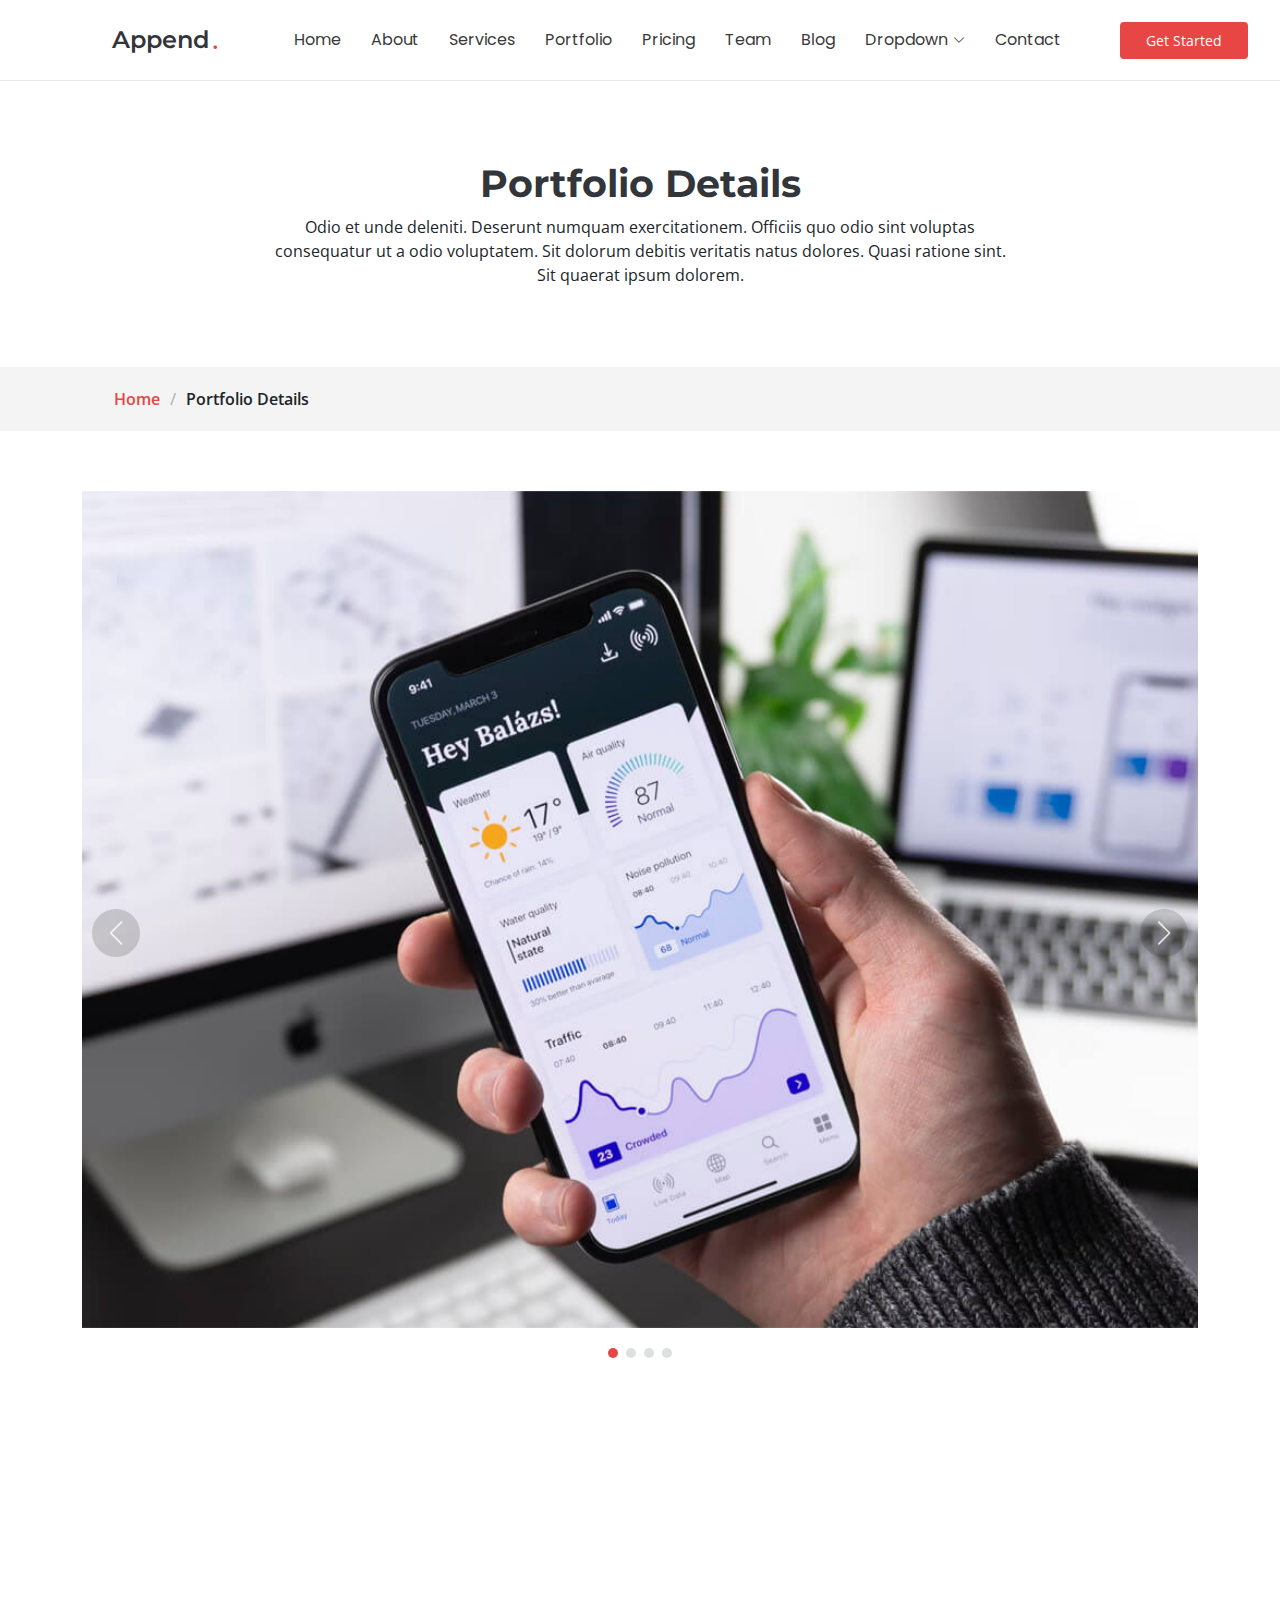
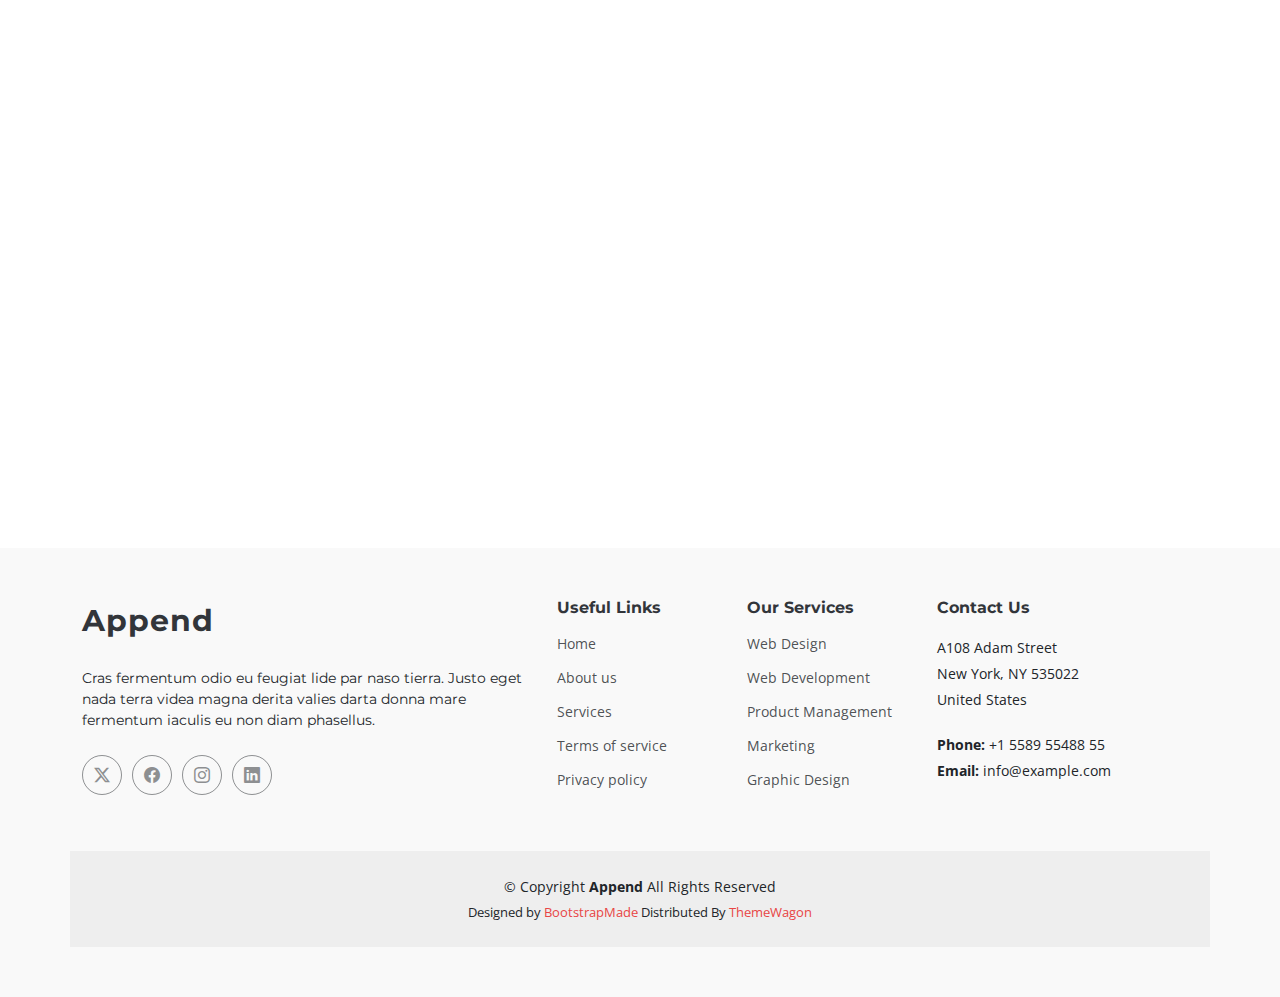
<file: portfolio-details.html>
<!DOCTYPE html>
<html lang="en">


<!-- Mirrored from themewagon.github.io/Append-New/portfolio-details.html by HTTrack Website Copier/3.x [XR&CO'2014], Tue, 05 Nov 2024 08:11:05 GMT -->
<!-- Added by HTTrack --><meta http-equiv="content-type" content="text/html;charset=utf-8" /><!-- /Added by HTTrack -->
<head>
  <meta charset="utf-8">
  <meta content="width=device-width, initial-scale=1.0" name="viewport">
  <title>Portfolio Details - Append Bootstrap Template</title>
  <meta name="description" content="">
  <meta name="keywords" content="">

  <!-- Favicons -->
  <link href="assets/img/favicon.png" rel="icon">
  <link href="assets/img/apple-touch-icon.png" rel="apple-touch-icon">

  <!-- Fonts -->
  <link href="https://fonts.googleapis.com/" rel="preconnect">
  <link href="https://fonts.gstatic.com/" rel="preconnect" crossorigin>
  <link href="https://fonts.googleapis.com/css2?family=Open+Sans:ital,wght@0,300;0,400;0,500;0,600;0,700;0,800;1,300;1,400;1,500;1,600;1,700;1,800&amp;family=Montserrat:ital,wght@0,100;0,200;0,300;0,400;0,500;0,600;0,700;0,800;0,900;1,100;1,200;1,300;1,400;1,500;1,600;1,700;1,800;1,900&amp;family=Poppins:ital,wght@0,100;0,200;0,300;0,400;0,500;0,600;0,700;0,800;0,900;1,100;1,200;1,300;1,400;1,500;1,600;1,700;1,800;1,900&amp;display=swap" rel="stylesheet">

  <!-- Vendor CSS Files -->
  <link href="assets/vendor/bootstrap/css/bootstrap.min.css" rel="stylesheet">
  <link href="assets/vendor/bootstrap-icons/bootstrap-icons.css" rel="stylesheet">
  <link href="assets/vendor/aos/aos.css" rel="stylesheet">
  <link href="assets/vendor/glightbox/css/glightbox.min.css" rel="stylesheet">
  <link href="assets/vendor/swiper/swiper-bundle.min.css" rel="stylesheet">

  <!-- Main CSS File -->
  <link href="assets/css/main.css" rel="stylesheet">

  <!-- =======================================================
  * Template Name: Append
  * Template URL: https://bootstrapmade.com/append-bootstrap-website-template/
  * Updated: Aug 07 2024 with Bootstrap v5.3.3
  * Author: BootstrapMade.com
  * License: https://bootstrapmade.com/license/
  ======================================================== -->
</head>

<body class="portfolio-details-page">

  <header id="header" class="header d-flex align-items-center sticky-top">
    <div class="container-fluid position-relative d-flex align-items-center justify-content-between">

      <a href="index-2.html" class="logo d-flex align-items-center me-auto me-xl-0">
        <!-- Uncomment the line below if you also wish to use an image logo -->
        <!-- <img src="assets/img/logo.png" alt=""> -->
        <h1 class="sitename">Append</h1><span>.</span>
      </a>

      <nav id="navmenu" class="navmenu">
        <ul>
          <li><a href="index-2.html#hero">Home</a></li>
          <li><a href="index-2.html#about">About</a></li>
          <li><a href="index-2.html#services">Services</a></li>
          <li><a href="index-2.html#portfolio">Portfolio</a></li>
          <li><a href="index-2.html#pricing">Pricing</a></li>
          <li><a href="index-2.html#team">Team</a></li>
          <li><a href="blog.html">Blog</a></li>
          <li class="dropdown"><a href="#"><span>Dropdown</span> <i class="bi bi-chevron-down toggle-dropdown"></i></a>
            <ul>
              <li><a href="#">Dropdown 1</a></li>
              <li class="dropdown"><a href="#"><span>Deep Dropdown</span> <i class="bi bi-chevron-down toggle-dropdown"></i></a>
                <ul>
                  <li><a href="#">Deep Dropdown 1</a></li>
                  <li><a href="#">Deep Dropdown 2</a></li>
                  <li><a href="#">Deep Dropdown 3</a></li>
                  <li><a href="#">Deep Dropdown 4</a></li>
                  <li><a href="#">Deep Dropdown 5</a></li>
                </ul>
              </li>
              <li><a href="#">Dropdown 2</a></li>
              <li><a href="#">Dropdown 3</a></li>
              <li><a href="#">Dropdown 4</a></li>
            </ul>
          </li>
          <li><a href="index-2.html#contact">Contact</a></li>
        </ul>
        <i class="mobile-nav-toggle d-xl-none bi bi-list"></i>
      </nav>

      <a class="btn-getstarted" href="index-2.html#about">Get Started</a>

    </div>
  </header>

  <main class="main">

    <!-- Page Title -->
    <div class="page-title" data-aos="fade">
      <div class="heading">
        <div class="container">
          <div class="row d-flex justify-content-center text-center">
            <div class="col-lg-8">
              <h1>Portfolio Details</h1>
              <p class="mb-0">Odio et unde deleniti. Deserunt numquam exercitationem. Officiis quo odio sint voluptas consequatur ut a odio voluptatem. Sit dolorum debitis veritatis natus dolores. Quasi ratione sint. Sit quaerat ipsum dolorem.</p>
            </div>
          </div>
        </div>
      </div>
      <nav class="breadcrumbs">
        <div class="container">
          <ol>
            <li><a href="index-2.html">Home</a></li>
            <li class="current">Portfolio Details</li>
          </ol>
        </div>
      </nav>
    </div><!-- End Page Title -->

    <!-- Portfolio Details Section -->
    <section id="portfolio-details" class="portfolio-details section">

      <div class="container" data-aos="fade-up">

        <div class="portfolio-details-slider swiper init-swiper">
          <script type="application/json" class="swiper-config">
            {
              "loop": true,
              "speed": 600,
              "autoplay": {
                "delay": 5000
              },
              "slidesPerView": "auto",
              "navigation": {
                "nextEl": ".swiper-button-next",
                "prevEl": ".swiper-button-prev"
              },
              "pagination": {
                "el": ".swiper-pagination",
                "type": "bullets",
                "clickable": true
              }
            }
          </script>
          <div class="swiper-wrapper align-items-center">

            <div class="swiper-slide">
              <img src="assets/img/portfolio/app-1.jpg" alt="">
            </div>

            <div class="swiper-slide">
              <img src="assets/img/portfolio/product-1.jpg" alt="">
            </div>

            <div class="swiper-slide">
              <img src="assets/img/portfolio/branding-1.jpg" alt="">
            </div>

            <div class="swiper-slide">
              <img src="assets/img/portfolio/books-1.jpg" alt="">
            </div>

          </div>
          <div class="swiper-button-prev"></div>
          <div class="swiper-button-next"></div>
          <div class="swiper-pagination"></div>
        </div>

        <div class="row justify-content-between gy-4 mt-4">

          <div class="col-lg-8" data-aos="fade-up">
            <div class="portfolio-description">
              <h2>This is an example of portfolio details</h2>
              <p>
                Autem ipsum nam porro corporis rerum. Quis eos dolorem eos itaque inventore commodi labore quia quia. Exercitationem repudiandae officiis neque suscipit non officia eaque itaque enim. Voluptatem officia accusantium nesciunt est omnis tempora consectetur dignissimos. Sequi nulla at esse enim cum deserunt eius.
              </p>
              <p>
                Amet consequatur qui dolore veniam voluptatem voluptatem sit. Non aspernatur atque natus ut cum nam et. Praesentium error dolores rerum minus sequi quia veritatis eum. Eos et doloribus doloremque nesciunt molestiae laboriosam.
              </p>

              <div class="testimonial-item">
                <p>
                  <i class="bi bi-quote quote-icon-left"></i>
                  <span>Export tempor illum tamen malis malis eram quae irure esse labore quem cillum quid cillum eram malis quorum velit fore eram velit sunt aliqua noster fugiat irure amet legam anim culpa.</span>
                  <i class="bi bi-quote quote-icon-right"></i>
                </p>
                <div>
                  <img src="assets/img/testimonials/testimonials-2.jpg" class="testimonial-img" alt="">
                  <h3>Sara Wilsson</h3>
                  <h4>Designer</h4>
                </div>
              </div>

              <p>
                Impedit ipsum quae et aliquid doloribus et voluptatem quasi. Perspiciatis occaecati earum et magnam animi. Quibusdam non qui ea vitae suscipit vitae sunt. Repudiandae incidunt cumque minus deserunt assumenda tempore. Delectus voluptas necessitatibus est.
              </p>

              <p>
                Sunt voluptatum sapiente facilis quo odio aut ipsum repellat debitis. Molestiae et autem libero. Explicabo et quod necessitatibus similique quis dolor eum. Numquam eaque praesentium rem et qui nesciunt.
              </p>

            </div>
          </div>

          <div class="col-lg-3" data-aos="fade-up" data-aos-delay="100">
            <div class="portfolio-info">
              <h3>Project information</h3>
              <ul>
                <li><strong>Category</strong> Web design</li>
                <li><strong>Client</strong> ASU Company</li>
                <li><strong>Project date</strong> 01 March, 2020</li>
                <li><strong>Project URL</strong> <a href="#">www.example.com</a></li>
                <li><a href="#" class="btn-visit align-self-start">Visit Website</a></li>
              </ul>
            </div>
          </div>

        </div>

      </div>

    </section><!-- /Portfolio Details Section -->

  </main>

  <footer id="footer" class="footer position-relative light-background">

    <div class="container footer-top">
      <div class="row gy-4">
        <div class="col-lg-5 col-md-12 footer-about">
          <a href="index-2.html" class="logo d-flex align-items-center">
            <span class="sitename">Append</span>
          </a>
          <p>Cras fermentum odio eu feugiat lide par naso tierra. Justo eget nada terra videa magna derita valies darta donna mare fermentum iaculis eu non diam phasellus.</p>
          <div class="social-links d-flex mt-4">
            <a href="#"><i class="bi bi-twitter-x"></i></a>
            <a href="#"><i class="bi bi-facebook"></i></a>
            <a href="#"><i class="bi bi-instagram"></i></a>
            <a href="#"><i class="bi bi-linkedin"></i></a>
          </div>
        </div>

        <div class="col-lg-2 col-6 footer-links">
          <h4>Useful Links</h4>
          <ul>
            <li><a href="#">Home</a></li>
            <li><a href="#">About us</a></li>
            <li><a href="#">Services</a></li>
            <li><a href="#">Terms of service</a></li>
            <li><a href="#">Privacy policy</a></li>
          </ul>
        </div>

        <div class="col-lg-2 col-6 footer-links">
          <h4>Our Services</h4>
          <ul>
            <li><a href="#">Web Design</a></li>
            <li><a href="#">Web Development</a></li>
            <li><a href="#">Product Management</a></li>
            <li><a href="#">Marketing</a></li>
            <li><a href="#">Graphic Design</a></li>
          </ul>
        </div>

        <div class="col-lg-3 col-md-12 footer-contact text-center text-md-start">
          <h4>Contact Us</h4>
          <p>A108 Adam Street</p>
          <p>New York, NY 535022</p>
          <p>United States</p>
          <p class="mt-4"><strong>Phone:</strong> <span>+1 5589 55488 55</span></p>
          <p><strong>Email:</strong> <span>info@example.com</span></p>
        </div>

      </div>
    </div>

    <div class="container copyright text-center mt-4">
      <p>© <span>Copyright</span> <strong class="sitename">Append</strong> <span>All Rights Reserved</span></p>
      <div class="credits">
        <!-- All the links in the footer should remain intact. -->
        <!-- You can delete the links only if you've purchased the pro version. -->
        <!-- Licensing information: https://bootstrapmade.com/license/ -->
        <!-- Purchase the pro version with working PHP/AJAX contact form: [buy-url] -->
        Designed by <a href="https://bootstrapmade.com/">BootstrapMade</a> Distributed By <a href="https://themewagon.com/">ThemeWagon</a>
      </div>
    </div>

  </footer>

  <!-- Scroll Top -->
  <a href="#" id="scroll-top" class="scroll-top d-flex align-items-center justify-content-center"><i class="bi bi-arrow-up-short"></i></a>

  <!-- Preloader -->

  <!-- Vendor JS Files -->
  <script src="assets/vendor/bootstrap/js/bootstrap.bundle.min.js"></script>
  <script src="assets/vendor/php-email-form/validate.js"></script>
  <script src="assets/vendor/aos/aos.js"></script>
  <script src="assets/vendor/glightbox/js/glightbox.min.js"></script>
  <script src="assets/vendor/purecounter/purecounter_vanilla.js"></script>
  <script src="assets/vendor/imagesloaded/imagesloaded.pkgd.min.js"></script>
  <script src="assets/vendor/isotope-layout/isotope.pkgd.min.js"></script>
  <script src="assets/vendor/swiper/swiper-bundle.min.js"></script>

  <!-- Main JS File -->
  <script src="assets/js/main.js"></script>

</body>


<!-- Mirrored from themewagon.github.io/Append-New/portfolio-details.html by HTTrack Website Copier/3.x [XR&CO'2014], Tue, 05 Nov 2024 08:11:06 GMT -->
</html>
</file>
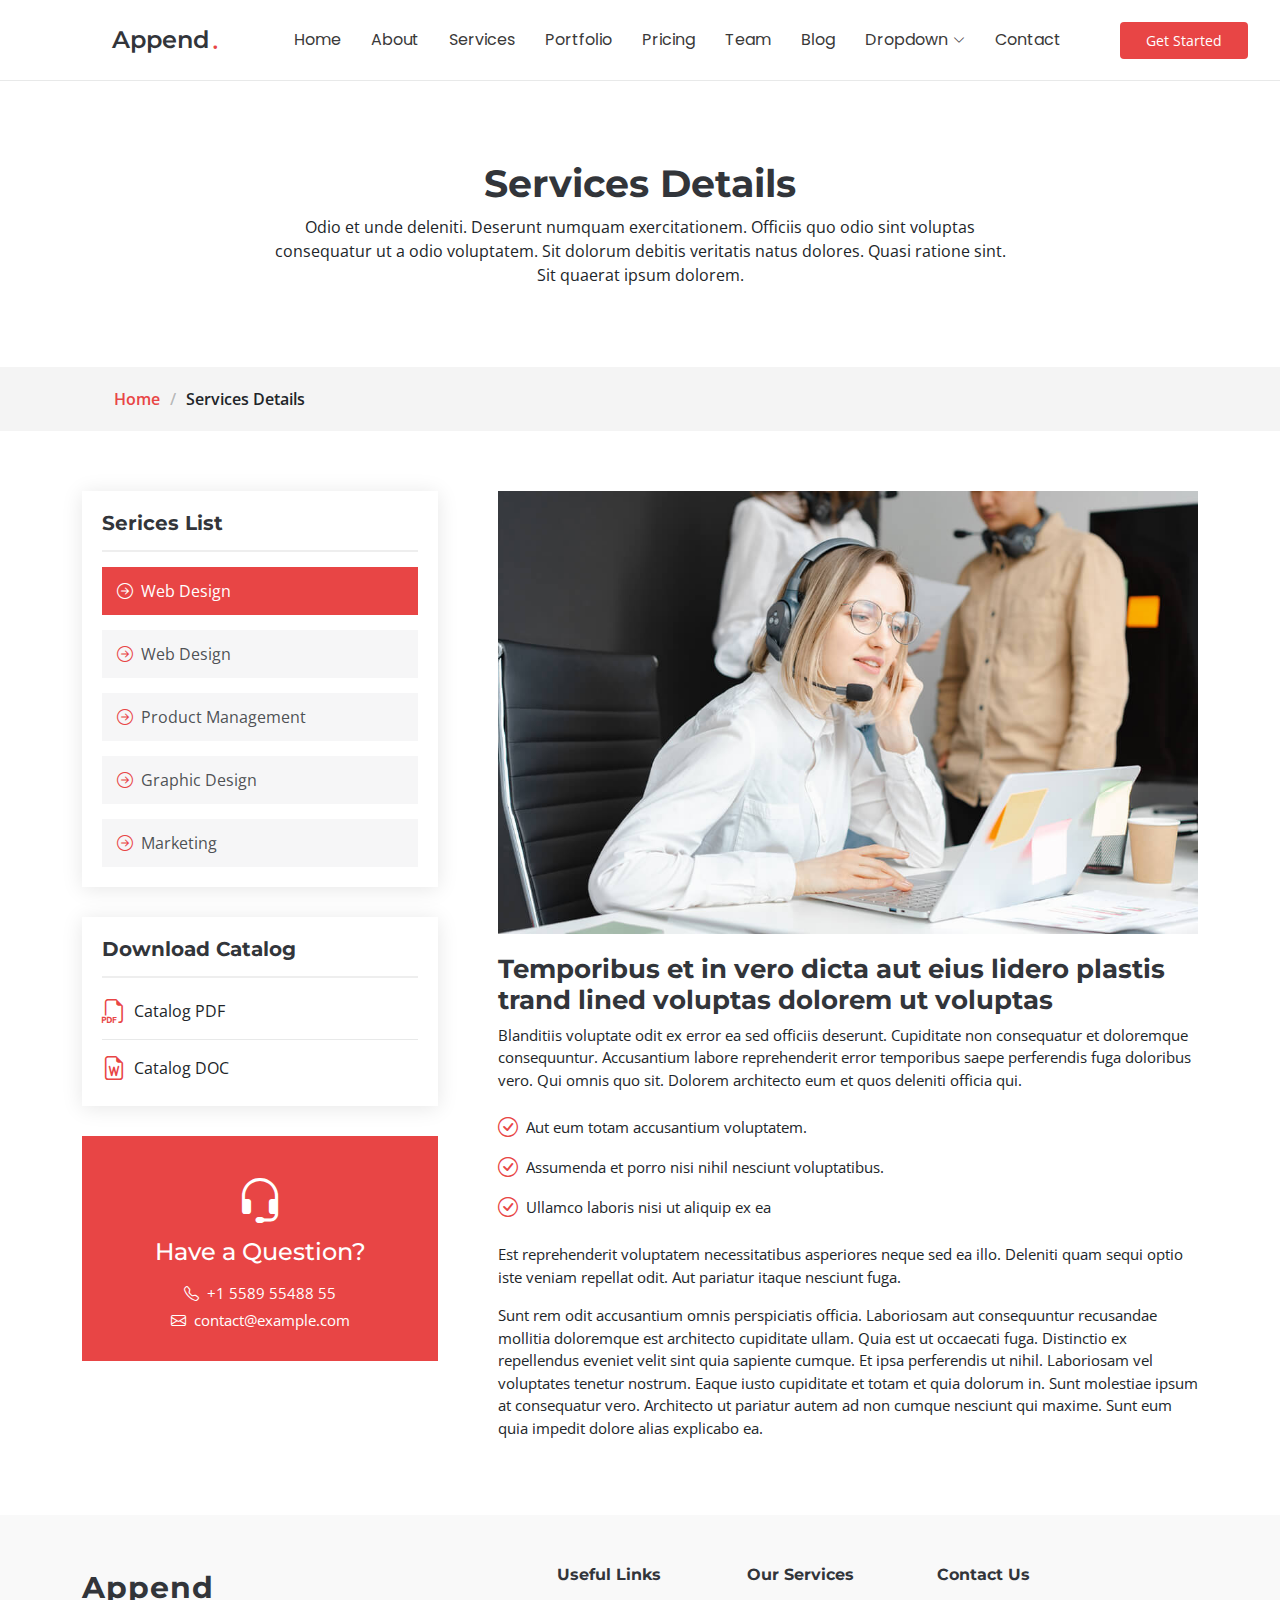
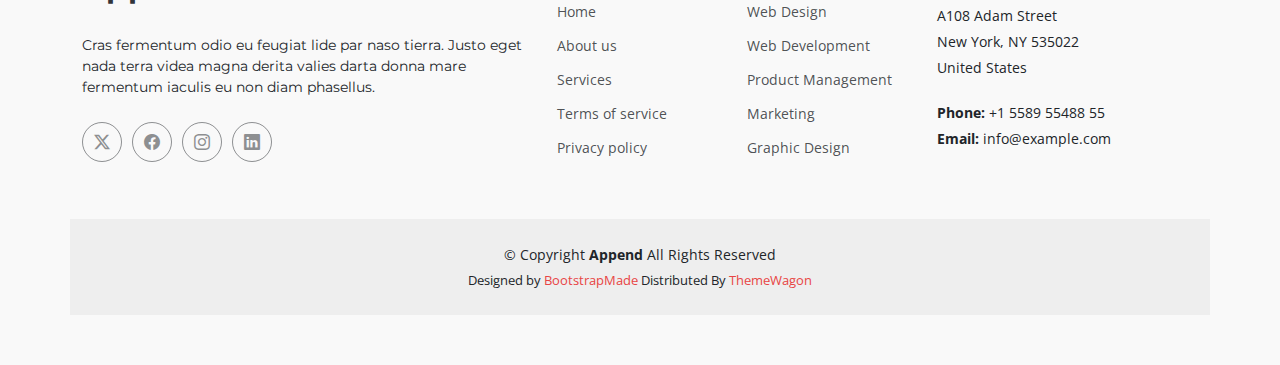
<file: services-details.html>
<!DOCTYPE html>
<html lang="en">


<!-- Mirrored from themewagon.github.io/Append-New/services-details.html by HTTrack Website Copier/3.x [XR&CO'2014], Tue, 05 Nov 2024 08:11:04 GMT -->
<!-- Added by HTTrack --><meta http-equiv="content-type" content="text/html;charset=utf-8" /><!-- /Added by HTTrack -->
<head>
  <meta charset="utf-8">
  <meta content="width=device-width, initial-scale=1.0" name="viewport">
  <title>Services Details - Append Bootstrap Template</title>
  <meta name="description" content="">
  <meta name="keywords" content="">

  <!-- Favicons -->
  <link href="assets/img/favicon.png" rel="icon">
  <link href="assets/img/apple-touch-icon.png" rel="apple-touch-icon">

  <!-- Fonts -->
  <link href="https://fonts.googleapis.com/" rel="preconnect">
  <link href="https://fonts.gstatic.com/" rel="preconnect" crossorigin>
  <link href="https://fonts.googleapis.com/css2?family=Open+Sans:ital,wght@0,300;0,400;0,500;0,600;0,700;0,800;1,300;1,400;1,500;1,600;1,700;1,800&amp;family=Montserrat:ital,wght@0,100;0,200;0,300;0,400;0,500;0,600;0,700;0,800;0,900;1,100;1,200;1,300;1,400;1,500;1,600;1,700;1,800;1,900&amp;family=Poppins:ital,wght@0,100;0,200;0,300;0,400;0,500;0,600;0,700;0,800;0,900;1,100;1,200;1,300;1,400;1,500;1,600;1,700;1,800;1,900&amp;display=swap" rel="stylesheet">

  <!-- Vendor CSS Files -->
  <link href="assets/vendor/bootstrap/css/bootstrap.min.css" rel="stylesheet">
  <link href="assets/vendor/bootstrap-icons/bootstrap-icons.css" rel="stylesheet">
  <link href="assets/vendor/aos/aos.css" rel="stylesheet">
  <link href="assets/vendor/glightbox/css/glightbox.min.css" rel="stylesheet">
  <link href="assets/vendor/swiper/swiper-bundle.min.css" rel="stylesheet">

  <!-- Main CSS File -->
  <link href="assets/css/main.css" rel="stylesheet">

  <!-- =======================================================
  * Template Name: Append
  * Template URL: https://bootstrapmade.com/append-bootstrap-website-template/
  * Updated: Aug 07 2024 with Bootstrap v5.3.3
  * Author: BootstrapMade.com
  * License: https://bootstrapmade.com/license/
  ======================================================== -->
</head>

<body class="services-details-page">

  <header id="header" class="header d-flex align-items-center sticky-top">
    <div class="container-fluid position-relative d-flex align-items-center justify-content-between">

      <a href="index-2.html" class="logo d-flex align-items-center me-auto me-xl-0">
        <!-- Uncomment the line below if you also wish to use an image logo -->
        <!-- <img src="assets/img/logo.png" alt=""> -->
        <h1 class="sitename">Append</h1><span>.</span>
      </a>

      <nav id="navmenu" class="navmenu">
        <ul>
          <li><a href="index-2.html#hero">Home</a></li>
          <li><a href="index-2.html#about">About</a></li>
          <li><a href="index-2.html#services">Services</a></li>
          <li><a href="index-2.html#portfolio">Portfolio</a></li>
          <li><a href="index-2.html#pricing">Pricing</a></li>
          <li><a href="index-2.html#team">Team</a></li>
          <li><a href="blog.html">Blog</a></li>
          <li class="dropdown"><a href="#"><span>Dropdown</span> <i class="bi bi-chevron-down toggle-dropdown"></i></a>
            <ul>
              <li><a href="#">Dropdown 1</a></li>
              <li class="dropdown"><a href="#"><span>Deep Dropdown</span> <i class="bi bi-chevron-down toggle-dropdown"></i></a>
                <ul>
                  <li><a href="#">Deep Dropdown 1</a></li>
                  <li><a href="#">Deep Dropdown 2</a></li>
                  <li><a href="#">Deep Dropdown 3</a></li>
                  <li><a href="#">Deep Dropdown 4</a></li>
                  <li><a href="#">Deep Dropdown 5</a></li>
                </ul>
              </li>
              <li><a href="#">Dropdown 2</a></li>
              <li><a href="#">Dropdown 3</a></li>
              <li><a href="#">Dropdown 4</a></li>
            </ul>
          </li>
          <li><a href="index-2.html#contact">Contact</a></li>
        </ul>
        <i class="mobile-nav-toggle d-xl-none bi bi-list"></i>
      </nav>

      <a class="btn-getstarted" href="index-2.html#about">Get Started</a>

    </div>
  </header>

  <main class="main">

    <!-- Page Title -->
    <div class="page-title" data-aos="fade">
      <div class="heading">
        <div class="container">
          <div class="row d-flex justify-content-center text-center">
            <div class="col-lg-8">
              <h1>Services Details</h1>
              <p class="mb-0">Odio et unde deleniti. Deserunt numquam exercitationem. Officiis quo odio sint voluptas consequatur ut a odio voluptatem. Sit dolorum debitis veritatis natus dolores. Quasi ratione sint. Sit quaerat ipsum dolorem.</p>
            </div>
          </div>
        </div>
      </div>
      <nav class="breadcrumbs">
        <div class="container">
          <ol>
            <li><a href="index-2.html">Home</a></li>
            <li class="current">Services Details</li>
          </ol>
        </div>
      </nav>
    </div><!-- End Page Title -->

    <!-- Service Details Section -->
    <section id="service-details" class="service-details section">

      <div class="container">

        <div class="row gy-5">

          <div class="col-lg-4" data-aos="fade-up" data-aos-delay="100">

            <div class="service-box">
              <h4>Serices List</h4>
              <div class="services-list">
                <a href="#" class="active"><i class="bi bi-arrow-right-circle"></i><span>Web Design</span></a>
                <a href="#"><i class="bi bi-arrow-right-circle"></i><span>Web Design</span></a>
                <a href="#"><i class="bi bi-arrow-right-circle"></i><span>Product Management</span></a>
                <a href="#"><i class="bi bi-arrow-right-circle"></i><span>Graphic Design</span></a>
                <a href="#"><i class="bi bi-arrow-right-circle"></i><span>Marketing</span></a>
              </div>
            </div><!-- End Services List -->

            <div class="service-box">
              <h4>Download Catalog</h4>
              <div class="download-catalog">
                <a href="#"><i class="bi bi-filetype-pdf"></i><span>Catalog PDF</span></a>
                <a href="#"><i class="bi bi-file-earmark-word"></i><span>Catalog DOC</span></a>
              </div>
            </div><!-- End Services List -->

            <div class="help-box d-flex flex-column justify-content-center align-items-center">
              <i class="bi bi-headset help-icon"></i>
              <h4>Have a Question?</h4>
              <p class="d-flex align-items-center mt-2 mb-0"><i class="bi bi-telephone me-2"></i> <span>+1 5589 55488 55</span></p>
              <p class="d-flex align-items-center mt-1 mb-0"><i class="bi bi-envelope me-2"></i> <a href="mailto:contact@example.com">contact@example.com</a></p>
            </div>

          </div>

          <div class="col-lg-8 ps-lg-5" data-aos="fade-up" data-aos-delay="200">
            <img src="assets/img/services.jpg" alt="" class="img-fluid services-img">
            <h3>Temporibus et in vero dicta aut eius lidero plastis trand lined voluptas dolorem ut voluptas</h3>
            <p>
              Blanditiis voluptate odit ex error ea sed officiis deserunt. Cupiditate non consequatur et doloremque consequuntur. Accusantium labore reprehenderit error temporibus saepe perferendis fuga doloribus vero. Qui omnis quo sit. Dolorem architecto eum et quos deleniti officia qui.
            </p>
            <ul>
              <li><i class="bi bi-check-circle"></i> <span>Aut eum totam accusantium voluptatem.</span></li>
              <li><i class="bi bi-check-circle"></i> <span>Assumenda et porro nisi nihil nesciunt voluptatibus.</span></li>
              <li><i class="bi bi-check-circle"></i> <span>Ullamco laboris nisi ut aliquip ex ea</span></li>
            </ul>
            <p>
              Est reprehenderit voluptatem necessitatibus asperiores neque sed ea illo. Deleniti quam sequi optio iste veniam repellat odit. Aut pariatur itaque nesciunt fuga.
            </p>
            <p>
              Sunt rem odit accusantium omnis perspiciatis officia. Laboriosam aut consequuntur recusandae mollitia doloremque est architecto cupiditate ullam. Quia est ut occaecati fuga. Distinctio ex repellendus eveniet velit sint quia sapiente cumque. Et ipsa perferendis ut nihil. Laboriosam vel voluptates tenetur nostrum. Eaque iusto cupiditate et totam et quia dolorum in. Sunt molestiae ipsum at consequatur vero. Architecto ut pariatur autem ad non cumque nesciunt qui maxime. Sunt eum quia impedit dolore alias explicabo ea.
            </p>
          </div>

        </div>

      </div>

    </section><!-- /Service Details Section -->

  </main>

  <footer id="footer" class="footer position-relative light-background">

    <div class="container footer-top">
      <div class="row gy-4">
        <div class="col-lg-5 col-md-12 footer-about">
          <a href="index-2.html" class="logo d-flex align-items-center">
            <span class="sitename">Append</span>
          </a>
          <p>Cras fermentum odio eu feugiat lide par naso tierra. Justo eget nada terra videa magna derita valies darta donna mare fermentum iaculis eu non diam phasellus.</p>
          <div class="social-links d-flex mt-4">
            <a href="#"><i class="bi bi-twitter-x"></i></a>
            <a href="#"><i class="bi bi-facebook"></i></a>
            <a href="#"><i class="bi bi-instagram"></i></a>
            <a href="#"><i class="bi bi-linkedin"></i></a>
          </div>
        </div>

        <div class="col-lg-2 col-6 footer-links">
          <h4>Useful Links</h4>
          <ul>
            <li><a href="#">Home</a></li>
            <li><a href="#">About us</a></li>
            <li><a href="#">Services</a></li>
            <li><a href="#">Terms of service</a></li>
            <li><a href="#">Privacy policy</a></li>
          </ul>
        </div>

        <div class="col-lg-2 col-6 footer-links">
          <h4>Our Services</h4>
          <ul>
            <li><a href="#">Web Design</a></li>
            <li><a href="#">Web Development</a></li>
            <li><a href="#">Product Management</a></li>
            <li><a href="#">Marketing</a></li>
            <li><a href="#">Graphic Design</a></li>
          </ul>
        </div>

        <div class="col-lg-3 col-md-12 footer-contact text-center text-md-start">
          <h4>Contact Us</h4>
          <p>A108 Adam Street</p>
          <p>New York, NY 535022</p>
          <p>United States</p>
          <p class="mt-4"><strong>Phone:</strong> <span>+1 5589 55488 55</span></p>
          <p><strong>Email:</strong> <span>info@example.com</span></p>
        </div>

      </div>
    </div>

    <div class="container copyright text-center mt-4">
      <p>© <span>Copyright</span> <strong class="sitename">Append</strong> <span>All Rights Reserved</span></p>
      <div class="credits">
        <!-- All the links in the footer should remain intact. -->
        <!-- You can delete the links only if you've purchased the pro version. -->
        <!-- Licensing information: https://bootstrapmade.com/license/ -->
        <!-- Purchase the pro version with working PHP/AJAX contact form: [buy-url] -->
        Designed by <a href="https://bootstrapmade.com/">BootstrapMade</a> Distributed By <a href="https://themewagon.com/">ThemeWagon</a>
      </div>
    </div>

  </footer>

  <!-- Scroll Top -->
  <a href="#" id="scroll-top" class="scroll-top d-flex align-items-center justify-content-center"><i class="bi bi-arrow-up-short"></i></a>

  <!-- Preloader -->

  <!-- Vendor JS Files -->
  <script src="assets/vendor/bootstrap/js/bootstrap.bundle.min.js"></script>
  <script src="assets/vendor/php-email-form/validate.js"></script>
  <script src="assets/vendor/aos/aos.js"></script>
  <script src="assets/vendor/glightbox/js/glightbox.min.js"></script>
  <script src="assets/vendor/purecounter/purecounter_vanilla.js"></script>
  <script src="assets/vendor/imagesloaded/imagesloaded.pkgd.min.js"></script>
  <script src="assets/vendor/isotope-layout/isotope.pkgd.min.js"></script>
  <script src="assets/vendor/swiper/swiper-bundle.min.js"></script>

  <!-- Main JS File -->
  <script src="assets/js/main.js"></script>

</body>


<!-- Mirrored from themewagon.github.io/Append-New/services-details.html by HTTrack Website Copier/3.x [XR&CO'2014], Tue, 05 Nov 2024 08:11:05 GMT -->
</html>
</file>
<file: assets/css/new.css>
.social-media-icons > ul {
  display: flex;
  align-items: center;
  gap: 1.5rem;
  margin-bottom: 0;
}
.social-media-icons > ul li {
  list-style-type: none;
}
.social-media-icons > ul li i {
  font-size: 1.5rem;
  color: white;
}

.web-main-logo img {
  transform: scale(2);
}

.index-page.scrolled .header i {
  color: #E84545;
}

@media only screen and (max-width: 576px) {
  header .social-media-icons {
    display: none;
  }
  .hero img {
    -o-object-fit: none;
       object-fit: none;
  }
  .header {
    padding: 0.5rem 0;
  }
  .web-main-logo img {
    transform: none;
  }
  .hero {
    max-height: 100%;
  }
  .hero .main-banner {
    display: none;
    height: 100vh;
  }
  .hero .main-banner-para {
    font-size: 13px;
  }
}
@media (min-width: 320px) and (max-width: 768px) {
  .main-banner-desktop {
    display: none !important;
  }
  .main-banner-mobile {
    display: block !important;
  }
}
@media (min-width: 768px) and (max-width: 3000px) {
  .main-banner-desktop {
    display: block !important;
  }
  .main-banner-mobile {
    display: none !important;
  }
}
.text-on-slider{
  position: absolute;
  top: 0;
}/*# sourceMappingURL=new.css.map */
</file>
<file: assets/css/main.css>
/**
* Template Name: Append
* Template URL: https://bootstrapmade.com/append-bootstrap-website-template/
* Updated: Aug 07 2024 with Bootstrap v5.3.3
* Author: BootstrapMade.com
* License: https://bootstrapmade.com/license/
*/

/*--------------------------------------------------------------
# Font & Color Variables
# Help: https://bootstrapmade.com/color-system/
--------------------------------------------------------------*/
/* Fonts */
:root {
  --default-font: "Open Sans", system-ui, -apple-system, "Segoe UI", Roboto, "Helvetica Neue", Arial, "Noto Sans", "Liberation Sans", sans-serif, "Apple Color Emoji", "Segoe UI Emoji", "Segoe UI Symbol", "Noto Color Emoji";
  --heading-font: "Montserrat", sans-serif;
  --nav-font: "Poppins", sans-serif;
}

/* Global Colors - The following color variables are used throughout the website. Updating them here will change the color scheme of the entire website */
:root {
  --background-color: #ffffff;
  /* Background color for the entire website, including individual sections */
  --default-color: #212529;
  /* Default color used for the majority of the text content across the entire website */
  --heading-color: #32353a;
  /* Color for headings, subheadings and title throughout the website */
  --accent-color: #e84545;
  /* Accent color that represents your brand on the website. It's used for buttons, links, and other elements that need to stand out */
  --surface-color: #ffffff;
  /* The surface color is used as a background of boxed elements within sections, such as cards, icon boxes, or other elements that require a visual separation from the global background. */
  --contrast-color: #ffffff;
  /* Contrast color for text, ensuring readability against backgrounds of accent, heading, or default colors. */
}

/* Nav Menu Colors - The following color variables are used specifically for the navigation menu. They are separate from the global colors to allow for more customization options */
:root {
  --nav-color: #3a3939;
  /* The default color of the main navmenu links */
  --nav-hover-color: #e84545;
  /* Applied to main navmenu links when they are hovered over or active */
  --nav-mobile-background-color: #ffffff;
  /* Used as the background color for mobile navigation menu */
  --nav-dropdown-background-color: #ffffff;
  /* Used as the background color for dropdown items that appear when hovering over primary navigation items */
  --nav-dropdown-color: #3a3939;
  /* Used for navigation links of the dropdown items in the navigation menu. */
  --nav-dropdown-hover-color: #e84545;
  /* Similar to --nav-hover-color, this color is applied to dropdown navigation links when they are hovered over. */
}

/* Color Presets - These classes override global colors when applied to any section or element, providing reuse of the sam color scheme. */

.light-background {
  --background-color: #f9f9f9;
  --surface-color: #ffffff;
}

.dark-background {
  --background-color: #060606;
  --default-color: #ffffff;
  --heading-color: #ffffff;
  --surface-color: #252525;
  --contrast-color: #ffffff;
}

/* Smooth scroll */
:root {
  scroll-behavior: smooth;
}

/*--------------------------------------------------------------
# General Styling & Shared Classes
--------------------------------------------------------------*/
body {
  color: var(--default-color);
  background-color: var(--background-color);
  font-family: var(--default-font);
}

a {
  color: var(--accent-color);
  text-decoration: none;
  transition: 0.3s;
}

a:hover {
  color: color-mix(in srgb, var(--accent-color), transparent 25%);
  text-decoration: none;
}

h1,
h2,
h3,
h4,
h5,
h6 {
  color: var(--heading-color);
  font-family: var(--heading-font);
}

/* PHP Email Form Messages
------------------------------*/
.php-email-form .error-message {
  display: none;
  background: #df1529;
  color: #ffffff;
  text-align: left;
  padding: 15px;
  margin-bottom: 24px;
  font-weight: 600;
}

.php-email-form .sent-message {
  display: none;
  color: #ffffff;
  background: #059652;
  text-align: center;
  padding: 15px;
  margin-bottom: 24px;
  font-weight: 600;
}

.php-email-form .loading {
  display: none;
  background: var(--surface-color);
  text-align: center;
  padding: 15px;
  margin-bottom: 24px;
}

.php-email-form .loading:before {
  content: "";
  display: inline-block;
  border-radius: 50%;
  width: 24px;
  height: 24px;
  margin: 0 10px -6px 0;
  border: 3px solid var(--accent-color);
  border-top-color: var(--surface-color);
  animation: php-email-form-loading 1s linear infinite;
}

@keyframes php-email-form-loading {
  0% {
    transform: rotate(0deg);
  }

  100% {
    transform: rotate(360deg);
  }
}

/*--------------------------------------------------------------
# Global Header
--------------------------------------------------------------*/
.header {
  color: var(--default-color);
  background-color: var(--background-color);
  padding: 10px 20px 10px 100px ;
  transition: all 0.5s;
  z-index: 997;
}

.header .logo {
  line-height: 1;
}

.header .logo img {
  max-height: 36px;
  margin-right: 8px;
}

.header .logo h1 {
  font-size: 24px;
  margin: 0;
  font-weight: 600;
  color: var(--heading-color);
}

.header .logo span {
  color: var(--accent-color);
  font-size: 24px;
  font-weight: 600;
  padding-left: 3px;
}

.header .btn-getstarted,
.header .btn-getstarted:focus {
  color: var(--contrast-color);
  background: var(--accent-color);
  font-size: 14px;
  padding: 8px 26px;
  margin: 0;
  border-radius: 4px;
  transition: 0.3s;
}

.header .btn-getstarted:hover,
.header .btn-getstarted:focus:hover {
  color: var(--contrast-color);
  background: color-mix(in srgb, var(--accent-color), transparent 15%);
}

@media (max-width: 1200px) {
  .header .logo {
    order: 1;
  }

  .header .btn-getstarted {
    order: 2;
    margin: 0 15px 0 0;
    padding: 6px 20px;
  }

  .header .navmenu {
    order: 3;
  }
}

.scrolled .header {
  box-shadow: 0 0 30px 10px rgba(0, 0, 0, 0.1);
}

/* Index Page Header
------------------------------*/
.index-page .header {
  --background-color: rgba(255, 255, 255, 0);
  --heading-color: #ffffff;
  --nav-color: rgba(255, 255, 255, 0.5);
  --nav-hover-color: #ffffff;
}

/* Index Page Header on Scroll
------------------------------*/
.index-page.scrolled .header {
  --background-color: #ffffff;
  --heading-color: #32353a;
  --nav-color: #3a3939;
  --nav-hover-color: #e84545;
}

/*--------------------------------------------------------------
# Navigation Menu
--------------------------------------------------------------*/
/* Navmenu - Desktop */
@media (min-width: 1200px) {
  .navmenu {
    padding: 0;
  }

  .navmenu ul {
    margin: 0;
    padding: 0;
    display: flex;
    list-style: none;
    align-items: center;
  }

  .navmenu li {
    position: relative;
  }

  .navmenu a,
  .navmenu a:focus {
    color: var(--nav-color);
    padding: 18px 15px;
    font-size: 16px;
    font-family: var(--nav-font);
    font-weight: 400;
    display: flex;
    align-items: center;
    justify-content: space-between;
    white-space: nowrap;
    transition: 0.3s;
  }

  .navmenu a i,
  .navmenu a:focus i {
    font-size: 12px;
    line-height: 0;
    margin-left: 5px;
    transition: 0.3s;
  }

  .navmenu li:last-child a {
    padding-right: 0;
  }

  .navmenu li:hover>a,
  .navmenu .active,
  .navmenu .active:focus {
    color: var(--nav-hover-color);
  }

  .navmenu .dropdown ul {
    margin: 0;
    padding: 10px 0;
    background: var(--nav-dropdown-background-color);
    display: block;
    position: absolute;
    visibility: hidden;
    left: 14px;
    top: 130%;
    opacity: 0;
    transition: 0.3s;
    border-radius: 4px;
    z-index: 99;
    box-shadow: 0px 0px 30px rgba(0, 0, 0, 0.1);
  }

  .navmenu .dropdown ul li {
    min-width: 200px;
  }

  .navmenu .dropdown ul a {
    padding: 10px 20px;
    font-size: 15px;
    text-transform: none;
    color: var(--nav-dropdown-color);
  }

  .navmenu .dropdown ul a i {
    font-size: 12px;
  }

  .navmenu .dropdown ul a:hover,
  .navmenu .dropdown ul .active:hover,
  .navmenu .dropdown ul li:hover>a {
    color: var(--nav-dropdown-hover-color);
  }

  .navmenu .dropdown:hover>ul {
    opacity: 1;
    top: 100%;
    visibility: visible;
  }

  .navmenu .dropdown .dropdown ul {
    top: 0;
    left: -90%;
    visibility: hidden;
  }

  .navmenu .dropdown .dropdown:hover>ul {
    opacity: 1;
    top: 0;
    left: -100%;
    visibility: visible;
  }
}

/* Navmenu - Mobile */
@media (max-width: 1199px) {
  .mobile-nav-toggle {
    color: var(--nav-color);
    font-size: 28px;
    line-height: 0;
    margin-right: 10px;
    cursor: pointer;
    transition: color 0.3s;
  }

  .navmenu {
    padding: 0;
    z-index: 9997;
  }

  .navmenu ul {
    display: none;
    list-style: none;
    position: absolute;
    inset: 60px 20px 20px 20px;
    padding: 10px 0;
    margin: 0;
    border-radius: 6px;
    background-color: var(--nav-mobile-background-color);
    overflow-y: auto;
    transition: 0.3s;
    z-index: 9998;
    box-shadow: 0px 0px 30px rgba(0, 0, 0, 0.1);
  }

  .navmenu a,
  .navmenu a:focus {
    color: var(--nav-dropdown-color);
    padding: 10px 20px;
    font-family: var(--nav-font);
    font-size: 17px;
    font-weight: 500;
    display: flex;
    align-items: center;
    justify-content: space-between;
    white-space: nowrap;
    transition: 0.3s;
  }

  .navmenu a i,
  .navmenu a:focus i {
    font-size: 12px;
    line-height: 0;
    margin-left: 5px;
    width: 30px;
    height: 30px;
    display: flex;
    align-items: center;
    justify-content: center;
    border-radius: 50%;
    transition: 0.3s;
    background-color: color-mix(in srgb, var(--accent-color), transparent 90%);
  }

  .navmenu a i:hover,
  .navmenu a:focus i:hover {
    background-color: var(--accent-color);
    color: var(--contrast-color);
  }

  .navmenu a:hover,
  .navmenu .active,
  .navmenu .active:focus {
    color: var(--nav-dropdown-hover-color);
  }

  .navmenu .active i,
  .navmenu .active:focus i {
    background-color: var(--accent-color);
    color: var(--contrast-color);
    transform: rotate(180deg);
  }

  .navmenu .dropdown ul {
    position: static;
    display: none;
    z-index: 99;
    padding: 10px 0;
    margin: 10px 20px;
    background-color: var(--nav-dropdown-background-color);
    border: 1px solid color-mix(in srgb, var(--default-color), transparent 90%);
    box-shadow: none;
    transition: all 0.5s ease-in-out;
  }

  .navmenu .dropdown ul ul {
    background-color: rgba(33, 37, 41, 0.1);
  }

  .navmenu .dropdown>.dropdown-active {
    display: block;
    background-color: rgba(33, 37, 41, 0.03);
  }

  .mobile-nav-active {
    overflow: hidden;
  }

  .mobile-nav-active .mobile-nav-toggle {
    color: #fff;
    position: absolute;
    font-size: 32px;
    top: 15px;
    right: 15px;
    margin-right: 0;
    z-index: 9999;
  }

  .mobile-nav-active .navmenu {
    position: fixed;
    overflow: hidden;
    inset: 0;
    background: rgba(33, 37, 41, 0.8);
    transition: 0.3s;
  }

  .mobile-nav-active .navmenu>ul {
    display: block;
  }
}

/*--------------------------------------------------------------
# Global Footer
--------------------------------------------------------------*/
.footer {
  color: var(--default-color);
  background-color: var(--background-color);
  font-size: 14px;
  padding-bottom: 50px;
  position: relative;
}

.footer .footer-top {
  padding-top: 50px;
}

.footer .footer-about .logo {
  margin-bottom: 25px;
}

.footer .footer-about .logo img {
  max-height: 40px;
  margin-right: 6px;
}

.footer .footer-about .logo span {
  color: var(--heading-color);
  font-size: 30px;
  font-weight: 700;
  letter-spacing: 1px;
  font-family: var(--heading-font);
}

.footer .footer-about p {
  font-size: 14px;
  font-family: var(--heading-font);
}

.footer .social-links a {
  display: flex;
  align-items: center;
  justify-content: center;
  width: 40px;
  height: 40px;
  border-radius: 50%;
  border: 1px solid color-mix(in srgb, var(--default-color), transparent 50%);
  font-size: 16px;
  color: color-mix(in srgb, var(--default-color), transparent 50%);
  margin-right: 10px;
  transition: 0.3s;
}

.footer .social-links a:hover {
  color: var(--accent-color);
  border-color: var(--accent-color);
}

.footer h4 {
  font-size: 16px;
  font-weight: bold;
  position: relative;
  padding-bottom: 12px;
}

.footer .footer-links {
  margin-bottom: 30px;
}

.footer .footer-links ul {
  list-style: none;
  padding: 0;
  margin: 0;
}

.footer .footer-links ul i {
  padding-right: 2px;
  font-size: 12px;
  line-height: 0;
}

.footer .footer-links ul li {
  padding: 10px 0;
  display: flex;
  align-items: center;
}

.footer .footer-links ul li:first-child {
  padding-top: 0;
}

.footer .footer-links ul a {
  color: color-mix(in srgb, var(--default-color), transparent 20%);
  display: inline-block;
  line-height: 1;
}

.footer .footer-links ul a:hover {
  color: var(--accent-color);
}

.footer .footer-contact p {
  margin-bottom: 5px;
}

.footer .copyright {
  padding-top: 25px;
  padding-bottom: 25px;
  background-color: color-mix(in srgb, var(--default-color), transparent 95%);
}

.footer .copyright p {
  margin-bottom: 0;
}

.footer .credits {
  margin-top: 6px;
  font-size: 13px;
}

/*--------------------------------------------------------------
# Preloader
--------------------------------------------------------------*/
#preloader {
  position: fixed;
  inset: 0;
  z-index: 999999;
  overflow: hidden;
  background: var(--background-color);
  transition: all 0.6s ease-out;
}

#preloader:before {
  content: "";
  position: fixed;
  top: calc(50% - 30px);
  left: calc(50% - 30px);
  border: 6px solid #ffffff;
  border-color: var(--accent-color) transparent var(--accent-color) transparent;
  border-radius: 50%;
  width: 60px;
  height: 60px;
  animation: animate-preloader 1.5s linear infinite;
}

@keyframes animate-preloader {
  0% {
    transform: rotate(0deg);
  }

  100% {
    transform: rotate(360deg);
  }
}

/*--------------------------------------------------------------
# Scroll Top Button
--------------------------------------------------------------*/
.scroll-top {
  position: fixed;
  visibility: hidden;
  opacity: 0;
  right: 15px;
  bottom: 15px;
  z-index: 99999;
  background-color: var(--accent-color);
  width: 40px;
  height: 40px;
  border-radius: 4px;
  transition: all 0.4s;
}

.scroll-top i {
  font-size: 24px;
  color: var(--contrast-color);
  line-height: 0;
}

.scroll-top:hover {
  background-color: color-mix(in srgb, var(--accent-color), transparent 20%);
  color: var(--contrast-color);
}

.scroll-top.active {
  visibility: visible;
  opacity: 1;
}

/*--------------------------------------------------------------
# Disable aos animation delay on mobile devices
--------------------------------------------------------------*/
@media screen and (max-width: 768px) {
  [data-aos-delay] {
    transition-delay: 0 !important;
  }
}

/*--------------------------------------------------------------
# Global Page Titles & Breadcrumbs
--------------------------------------------------------------*/
.page-title {
  color: var(--default-color);
  background-color: var(--background-color);
  position: relative;
}

.page-title .heading {
  padding: 80px 0;
  border-top: 1px solid color-mix(in srgb, var(--default-color), transparent 90%);
}

.page-title .heading h1 {
  font-size: 38px;
  font-weight: 700;
}

.page-title nav {
  background-color: color-mix(in srgb, var(--default-color), transparent 95%);
  padding: 20px 0;
}

.page-title nav ol {
  display: flex;
  flex-wrap: wrap;
  list-style: none;
  margin: 0;
  font-size: 16px;
  font-weight: 600;
}

.page-title nav ol li+li {
  padding-left: 10px;
}

.page-title nav ol li+li::before {
  content: "/";
  display: inline-block;
  padding-right: 10px;
  color: color-mix(in srgb, var(--default-color), transparent 70%);
}

/*--------------------------------------------------------------
# Global Sections
--------------------------------------------------------------*/
section,
.section {
  color: var(--default-color);
  background-color: var(--background-color);
  padding: 60px 0;
  scroll-margin-top: 98px;
  overflow: clip;
}

@media (max-width: 1199px) {

  section,
  .section {
    scroll-margin-top: 64px;
  }
}

/*--------------------------------------------------------------
# Global Section Titles
--------------------------------------------------------------*/
.section-title {
  text-align: center;
  padding-bottom: 60px;
  position: relative;
}

.section-title h2 {
  font-size: 32px;
  font-weight: 700;
  position: relative;
}

.section-title h2:before,
.section-title h2:after {
  content: "";
  width: 50px;
  height: 2px;
  background: var(--accent-color);
  display: inline-block;
}

.section-title h2:before {
  margin: 0 15px 10px 0;
}

.section-title h2:after {
  margin: 0 0 10px 15px;
}

.section-title p {
  margin-bottom: 0;
}

/*--------------------------------------------------------------
# Hero Section
--------------------------------------------------------------*/
.hero {
  width: 100%;
  min-height: 100vh;
  max-height: 100vh;
  position: relative;
  padding: 80px 0;
  display: flex;
  align-items: center;
  justify-content: center;
}

.hero img {
  position: absolute;
  inset: 0;
  display: block;
  width: 100%;
  height: 100%;
  object-fit: cover;
  z-index: 1;
}

.hero:before {
  content: "";
  background: color-mix(in srgb, var(--background-color), transparent 50%);
  position: absolute;
  inset: 0;
  z-index: 2;
}

.hero .container {
  position: relative;
  z-index: 3;
}

.hero h2 {
  margin: 0;
  font-size: 44px;
  font-weight: 700;
}

.hero p {
  color: color-mix(in srgb, var(--default-color), transparent 20%);
  margin: 5px 0 0 0;
  font-size: 20px;
}

.hero .sign-up-form {
  margin-top: 20px;
  margin-bottom: 15px;
  padding: 10px;
  border-radius: 7px;
  background: color-mix(in srgb, var(--default-color) 5%, white 90%);
  box-shadow: 0 15px 30px 0 rgba(0, 0, 0, 0.1);
  display: flex;
}

.hero .sign-up-form input[type=email] {
  background-color: transparent;
  border: 0;
  padding: 4px 10px;
  width: 100%;
}

.hero .sign-up-form input[type=email]:focus-visible {
  outline: none;
}

.hero .sign-up-form input[type=submit] {
  border: 0;
  box-shadow: none;
  background-color: var(--accent-color);
  border-color: var(--accent-color);
  padding: 8px 20px 10px 20px;
  border-radius: 7px;
  color: var(--contrast-color);
  transition: 0.3s;
}

.hero .sign-up-form input[type=submit]:hover {
  background-color: color-mix(in srgb, var(--accent-color), transparent 10%);
}

@media (max-width: 768px) {
  .hero h2 {
    font-size: 32px;
  }

  .hero p {
    font-size: 18px;
  }
}

/*--------------------------------------------------------------
# Clients Section
--------------------------------------------------------------*/
.clients {
  padding: 20px 0;
}

.clients .client-logo {
  display: flex;
  justify-content: center;
  align-items: center;
  overflow: hidden;
}

.clients .client-logo img {
  padding: 20px 40px;
  max-width: 90%;
  transition: 0.3s;
  opacity: 0.5;
  filter: grayscale(100);
}

.clients .client-logo img:hover {
  filter: none;
  opacity: 1;
}

@media (max-width: 640px) {
  .clients .client-logo img {
    padding: 20px;
  }
}

/*--------------------------------------------------------------
# About Section
--------------------------------------------------------------*/
.about .content h3 {
  font-size: 16px;
  font-weight: 500;
  line-height: 19px;
  padding: 10px 20px;
  background: color-mix(in srgb, var(--accent-color), transparent 95%);
  color: var(--accent-color);
  border-radius: 7px;
  display: inline-block;
}

.about .content h2 {
  font-weight: 700;
}

.about .content p:last-child {
  margin-bottom: 0;
}

.about .content .read-more {
  background: var(--accent-color);
  color: var(--contrast-color);
  font-family: var(--heading-font);
  font-weight: 500;
  font-size: 16px;
  letter-spacing: 1px;
  padding: 12px 24px;
  border-radius: 5px;
  transition: 0.3s;
  display: inline-flex;
  align-items: center;
  justify-content: center;
}

.about .content .read-more i {
  font-size: 18px;
  margin-left: 5px;
  line-height: 0;
  transition: 0.3s;
}

.about .content .read-more:hover {
  background: color-mix(in srgb, var(--accent-color), transparent 20%);
  padding-right: 19px;
}

.about .content .read-more:hover i {
  margin-left: 10px;
}

.about .icon-box {
  background-color: var(--surface-color);
  padding: 50px 40px;
  box-shadow: 0px 10px 50px rgba(0, 0, 0, 0.1);
  border-radius: 10px;
  transition: all 0.3s ease-out 0s;
}

.about .icon-box i {
  width: 80px;
  height: 80px;
  border-radius: 50%;
  display: inline-flex;
  align-items: center;
  justify-content: center;
  margin-bottom: 24px;
  font-size: 32px;
  line-height: 0;
  transition: all 0.4s ease-out 0s;
  background-color: color-mix(in srgb, var(--accent-color), transparent 95%);
  color: var(--accent-color);
}

.about .icon-box h3 {
  margin-bottom: 10px;
  font-size: 24px;
  font-weight: 700;
}

.about .icon-box p {
  margin-bottom: 0;
}

.about .icon-box:hover i {
  background-color: var(--accent-color);
  color: var(--contrast-color);
}

.about .icon-boxes .col-md-6:nth-child(2) .icon-box,
.about .icon-boxes .col-md-6:nth-child(4) .icon-box {
  margin-top: -40px;
}

@media (max-width: 768px) {

  .about .icon-boxes .col-md-6:nth-child(2) .icon-box,
  .about .icon-boxes .col-md-6:nth-child(4) .icon-box {
    margin-top: 0;
  }
}

/*--------------------------------------------------------------
# Stats Section
--------------------------------------------------------------*/
.stats {
  position: relative;
  padding: 120px 0;
}

.stats img {
  position: absolute;
  inset: 0;
  display: block;
  width: 100%;
  height: 100%;
  object-fit: cover;
  z-index: 1;
}

.stats:before {
  content: "";
  background: color-mix(in srgb, var(--background-color), transparent 40%);
  position: absolute;
  inset: 0;
  z-index: 2;
}

.stats .container {
  position: relative;
  z-index: 3;
}

.stats .stats-item {
  padding: 30px;
  width: 100%;
}

.stats .stats-item span {
  font-size: 48px;
  display: block;
  color: var(--default-color);
  font-weight: 700;
}

.stats .stats-item p {
  padding: 0;
  margin: 0;
  font-family: var(--heading-font);
  font-size: 16px;
  font-weight: 700;
  color: color-mix(in srgb, var(--default-color), transparent 40%);
}

/*--------------------------------------------------------------
# Services Section
--------------------------------------------------------------*/
.services .service-item {
  position: relative;
  padding-top: 40px;
}

.services .service-item:before {
  content: "";
  position: absolute;
  top: 0;
  left: 0;
  right: 0;
  height: 2px;
  background: color-mix(in srgb, var(--default-color), transparent 90%);
}

.services .service-item::after {
  content: "";
  position: absolute;
  top: 0;
  left: 0;
  width: 30px;
  height: 2px;
  background: var(--accent-color);
  border-right: 5px solid var(--background-color);
}

.services .service-item .icon {
  width: 48px;
  height: 48px;
  position: relative;
  margin-right: 50px;
  line-height: 0;
}

.services .service-item .icon i {
  color: color-mix(in srgb, var(--default-color), transparent 30%);
  font-size: 56px;
  transition: ease-in-out 0.3s;
  z-index: 2;
  position: relative;
}

.services .service-item .icon:before {
  position: absolute;
  content: "";
  height: 30px;
  width: 30px;
  background: color-mix(in srgb, var(--accent-color), transparent 70%);
  border-radius: 50px;
  z-index: 1;
  bottom: -15px;
  right: -15px;
  transition: 0.3s;
}

.services .service-item .title {
  font-weight: 700;
  margin-bottom: 15px;
  font-size: 18px;
}

.services .service-item .title a {
  color: var(--heading-color);
}

.services .service-item .title a:hover {
  color: var(--accent-color);
}

.services .service-item .description {
  line-height: 24px;
  font-size: 14px;
}

/*--------------------------------------------------------------
# Features Section
--------------------------------------------------------------*/
.features .features-item {
  color: color-mix(in srgb, var(--default-color), transparent 20%);
}

.features .features-item+.features-item {
  margin-top: 100px;
}

@media (max-width: 768px) {
  .features .features-item+.features-item {
    margin-top: 40px;
  }
}

.features .features-item h3 {
  font-weight: 700;
  font-size: 26px;
}

.features .features-item .btn-get-started {
  background-color: var(--accent-color);
  color: var(--contrast-color);
  padding: 8px 30px 10px 30px;
  border-radius: 4px;
}

.features .features-item .btn-get-started:hover {
  background-color: color-mix(in srgb, var(--accent-color), transparent 10%);
}

.features .features-item ul {
  list-style: none;
  padding: 0;
}

.features .features-item ul li {
  padding-bottom: 10px;
  display: flex;
  align-items: flex-start;
}

.features .features-item ul li:last-child {
  padding-bottom: 0;
}

.features .features-item ul i {
  font-size: 20px;
  padding-right: 4px;
  color: var(--accent-color);
}

.features .features-item img {
  border: 6px solid var(--surface-color);
  box-shadow: 0 15px 30px -10px rgba(0, 0, 0, 0.1);
}

.features .features-item .features-img-bg {
  position: relative;
  min-height: 500px;
}

@media (max-width: 640px) {
  .features .features-item .features-img-bg {
    min-height: 300px;
  }
}

.features .features-item .features-img-bg img {
  position: absolute;
  inset: 0;
  display: block;
  width: 100%;
  height: 100%;
  object-fit: cover;
}

.features .features-item .image-stack {
  display: grid;
  position: relative;
  grid-template-columns: repeat(12, 1fr);
}

.features .features-item .image-stack .stack-back {
  grid-column: 4/-1;
  grid-row: 1;
  width: 100%;
  z-index: 1;
}

.features .features-item .image-stack .stack-front {
  grid-row: 1;
  grid-column: 2/span 8;
  margin-top: 20%;
  /* width: 100%; */
  z-index: 2;
  max-height: 450px;
}

/*--------------------------------------------------------------
# Portfolio Section
--------------------------------------------------------------*/
.portfolio .portfolio-filters {
  padding: 0;
  margin: 0 auto 20px auto;
  list-style: none;
  text-align: center;
}

.portfolio .portfolio-filters li {
  cursor: pointer;
  display: inline-block;
  padding: 8px 20px 10px 20px;
  margin: 0;
  font-size: 15px;
  font-weight: 500;
  line-height: 1;
  margin-bottom: 5px;
  border-radius: 50px;
  transition: all 0.3s ease-in-out;
  font-family: var(--heading-font);
}

.portfolio .portfolio-filters li:hover,
.portfolio .portfolio-filters li.filter-active {
  color: var(--contrast-color);
  background-color: var(--accent-color);
}

.portfolio .portfolio-filters li:first-child {
  margin-left: 0;
}

.portfolio .portfolio-filters li:last-child {
  margin-right: 0;
}

@media (max-width: 575px) {
  .portfolio .portfolio-filters li {
    font-size: 14px;
    margin: 0 0 10px 0;
  }
}

.portfolio .portfolio-item {
  position: relative;
  overflow: hidden;
}

.portfolio .portfolio-item .portfolio-info {
  opacity: 0;
  position: absolute;
  left: 12px;
  right: 12px;
  bottom: -100%;
  z-index: 3;
  transition: all ease-in-out 0.5s;
  background: color-mix(in srgb, var(--background-color), transparent 10%);
  padding: 15px;
}

.portfolio .portfolio-item .portfolio-info h4 {
  font-size: 18px;
  font-weight: 600;
  padding-right: 50px;
}

.portfolio .portfolio-item .portfolio-info p {
  color: color-mix(in srgb, var(--default-color), transparent 30%);
  font-size: 14px;
  margin-bottom: 0;
  padding-right: 50px;
}

.portfolio .portfolio-item .portfolio-info .preview-link,
.portfolio .portfolio-item .portfolio-info .details-link {
  position: absolute;
  right: 50px;
  font-size: 24px;
  top: calc(50% - 14px);
  color: color-mix(in srgb, var(--default-color), transparent 30%);
  transition: 0.3s;
  line-height: 0;
}

.portfolio .portfolio-item .portfolio-info .preview-link:hover,
.portfolio .portfolio-item .portfolio-info .details-link:hover {
  color: var(--accent-color);
}

.portfolio .portfolio-item .portfolio-info .details-link {
  right: 14px;
  font-size: 28px;
}

.portfolio .portfolio-item:hover .portfolio-info {
  opacity: 1;
  bottom: 0;
}

/*--------------------------------------------------------------
# Pricing Section
--------------------------------------------------------------*/
.pricing {
  padding: 60px 0 120px 0;
}

.pricing .section-title {
  margin-bottom: 40px;
}

.pricing .pricing-item {
  background-color: var(--surface-color);
  box-shadow: 0 3px 20px -2px rgba(0, 0, 0, 0.1);
  padding: 60px 40px;
  height: 100%;
  position: relative;
  border-radius: 15px;
}

.pricing h3 {
  font-weight: 600;
  margin-bottom: 15px;
  font-size: 20px;
  text-align: center;
}

.pricing .icon {
  margin: 30px auto 20px auto;
  width: 70px;
  height: 70px;
  background: var(--accent-color);
  border-radius: 50%;
  display: flex;
  align-items: center;
  justify-content: center;
  transition: 0.3s;
  transform-style: preserve-3d;
}

.pricing .icon i {
  color: var(--background-color);
  font-size: 28px;
  transition: ease-in-out 0.3s;
  line-height: 0;
}

.pricing .icon::before {
  position: absolute;
  content: "";
  height: 86px;
  width: 86px;
  border-radius: 50%;
  background: color-mix(in srgb, var(--accent-color), transparent 80%);
  transition: all 0.3s ease-out 0s;
  transform: translateZ(-1px);
}

.pricing .icon::after {
  position: absolute;
  content: "";
  height: 102px;
  width: 102px;
  border-radius: 50%;
  background: color-mix(in srgb, var(--accent-color), transparent 90%);
  transition: all 0.3s ease-out 0s;
  transform: translateZ(-2px);
}

.pricing h4 {
  font-size: 48px;
  color: var(--accent-color);
  font-weight: 700;
  font-family: var(--heading-font);
  margin-bottom: 25px;
  text-align: center;
}

.pricing h4 sup {
  font-size: 28px;
}

.pricing h4 span {
  color: color-mix(in srgb, var(--default-color), transparent 50%);
  font-size: 18px;
  font-weight: 400;
}

.pricing ul {
  padding: 20px 0;
  list-style: none;
  color: color-mix(in srgb, var(--default-color), transparent 20%);
  text-align: left;
  line-height: 20px;
}

.pricing ul li {
  padding: 10px 0;
  display: flex;
  align-items: center;
}

.pricing ul i {
  color: #059652;
  font-size: 24px;
  padding-right: 3px;
}

.pricing ul .na {
  color: color-mix(in srgb, var(--default-color), transparent 70%);
}

.pricing ul .na i {
  color: color-mix(in srgb, var(--default-color), transparent 70%);
}

.pricing ul .na span {
  text-decoration: line-through;
}

.pricing .buy-btn {
  color: color-mix(in srgb, var(--default-color), transparent 20%);
  display: inline-block;
  padding: 8px 40px 10px 40px;
  border-radius: 50px;
  border: 1px solid color-mix(in srgb, var(--default-color), transparent 80%);
  transition: none;
  font-size: 16px;
  font-weight: 600;
  font-family: var(--heading-font);
  transition: 0.3s;
}

.pricing .buy-btn:hover {
  background-color: var(--accent-color);
  color: var(--contrast-color);
}

.pricing .featured {
  z-index: 10;
  border: 3px solid var(--accent-color);
}

@media (min-width: 992px) {
  .pricing .featured {
    transform: scale(1.15);
  }
}

/*--------------------------------------------------------------
# Faq Section
--------------------------------------------------------------*/
.faq .content h3 {
  font-weight: 400;
  font-size: 34px;
}

.faq .content p {
  font-size: 15px;
  color: color-mix(in srgb, var(--default-color), transparent 30%);
}

.faq .faq-container .faq-item {
  background-color: var(--surface-color);
  position: relative;
  padding: 20px;
  margin-bottom: 20px;
  box-shadow: 0px 5px 25px 0px rgba(0, 0, 0, 0.1);
  overflow: hidden;
}

.faq .faq-container .faq-item:last-child {
  margin-bottom: 0;
}

.faq .faq-container .faq-item h3 {
  font-weight: 600;
  font-size: 18px;
  line-height: 24px;
  margin: 0 30px 0 0;
  transition: 0.3s;
  cursor: pointer;
  display: flex;
  align-items: flex-start;
}

.faq .faq-container .faq-item h3 .num {
  color: var(--accent-color);
  padding-right: 5px;
}

.faq .faq-container .faq-item h3:hover {
  color: var(--accent-color);
}

.faq .faq-container .faq-item .faq-content {
  display: grid;
  grid-template-rows: 0fr;
  transition: 0.3s ease-in-out;
  visibility: hidden;
  opacity: 0;
}

.faq .faq-container .faq-item .faq-content p {
  margin-bottom: 0;
  overflow: hidden;
}

.faq .faq-container .faq-item .faq-toggle {
  position: absolute;
  top: 20px;
  right: 20px;
  font-size: 16px;
  line-height: 0;
  transition: 0.3s;
  cursor: pointer;
}

.faq .faq-container .faq-item .faq-toggle:hover {
  color: var(--accent-color);
}

.faq .faq-container .faq-active h3 {
  color: var(--accent-color);
}

.faq .faq-container .faq-active .faq-content {
  grid-template-rows: 1fr;
  visibility: visible;
  opacity: 1;
  padding-top: 10px;
}

.faq .faq-container .faq-active .faq-toggle {
  transform: rotate(90deg);
  color: var(--accent-color);
}

/*--------------------------------------------------------------
# Team Section
--------------------------------------------------------------*/
.team .member {
  position: relative;
}

.team .member .member-img {
  margin: 0 80px;
  border-radius: 50%;
  overflow: hidden;
  position: relative;
  border: 4px solid var(--background-color);
  box-shadow: 0 15px 35px -10px rgba(0, 0, 0, 0.2);
}

@media (max-width: 1024px) {
  .team .member .member-img {
    margin: 0 60px;
  }
}

.team .member .member-img img {
  position: relative;
  z-index: 1;
}

.team .member .member-img .social {
  position: absolute;
  inset: 0;
  background-color: rgba(0, 0, 0, 0.6);
  display: flex;
  justify-content: center;
  align-items: center;
  z-index: 2;
  padding-bottom: 20px;
  transition: 0.3s;
  visibility: hidden;
  opacity: 0;
}

.team .member .member-img .social a {
  transition: 0.3s;
  color: var(--contrast-color);
  font-size: 20px;
  margin: 0 8px;
}

.team .member .member-img .social a:hover {
  color: var(--accent-color);
}

.team .member .member-info {
  margin-top: 30px;
}

.team .member .member-info h4 {
  font-weight: 700;
  margin-bottom: 6px;
  font-size: 18px;
}

.team .member .member-info span {
  font-style: italic;
  display: block;
  font-size: 15px;
  color: color-mix(in srgb, var(--default-color), transparent 40%);
  margin-bottom: 10px;
}

.team .member .member-info p {
  margin-bottom: 0;
  font-size: 14px;
}

.team .member:hover .member-img .social {
  padding-bottom: 0;
  visibility: visible;
  opacity: 1;
}

/*--------------------------------------------------------------
# Call To Action Section
--------------------------------------------------------------*/
.call-to-action {
  padding: 80px 0;
  position: relative;
  clip-path: inset(0);
}

.call-to-action img {
  position: fixed;
  top: 0;
  left: 0;
  display: block;
  width: 100%;
  height: 100%;
  object-fit: cover;
  z-index: 1;
}

.call-to-action:before {
  content: "";
  background: color-mix(in srgb, var(--background-color), transparent 50%);
  position: absolute;
  inset: 0;
  z-index: 2;
}

.call-to-action .container {
  position: relative;
  z-index: 3;
}

.call-to-action h3 {
  font-size: 28px;
  font-weight: 700;
  color: var(--default-color);
}

.call-to-action p {
  color: var(--default-color);
}

.call-to-action .cta-btn {
  font-family: var(--heading-font);
  font-weight: 500;
  font-size: 16px;
  letter-spacing: 1px;
  display: inline-block;
  padding: 12px 40px;
  border-radius: 5px;
  transition: 0.5s;
  margin: 10px;
  border: 2px solid var(--contrast-color);
  color: var(--contrast-color);
}

.call-to-action .cta-btn:hover {
  background: var(--accent-color);
  border: 2px solid var(--accent-color);
}

/*--------------------------------------------------------------
# Testimonials Section
--------------------------------------------------------------*/
.testimonials .info h3 {
  font-weight: 700;
  font-size: 32px;
}

.testimonials .swiper {
  box-shadow: 0 15px 30px 0 rgba(0, 0, 0, 0.05);
  background-color: var(--surface-color);
}

.testimonials .testimonials-carousel,
.testimonials .testimonials-slider {
  overflow: hidden;
}

.testimonials .testimonial-item {
  box-sizing: content-box;
  min-height: 200px;
  position: relative;
  margin: 30px;
}

.testimonials .testimonial-item .testimonial-img {
  width: 90px;
  height: 90px;
  border-radius: 50px;
  border: 6px solid var(--background-color);
  margin-right: 10px;
}

.testimonials .testimonial-item h3 {
  font-size: 18px;
  font-weight: bold;
  margin: 10px 0 5px 0;
}

.testimonials .testimonial-item h4 {
  color: color-mix(in srgb, var(--default-color), transparent 50%);
  font-size: 14px;
  margin: 0;
}

.testimonials .testimonial-item .stars {
  margin: 10px 0;
}

.testimonials .testimonial-item .stars i {
  color: #ffc107;
  margin: 0 1px;
}

.testimonials .testimonial-item .quote-icon-left,
.testimonials .testimonial-item .quote-icon-right {
  color: color-mix(in srgb, var(--accent-color), transparent 60%);
  font-size: 26px;
  line-height: 0;
}

.testimonials .testimonial-item .quote-icon-left {
  display: inline-block;
  left: -5px;
  position: relative;
}

.testimonials .testimonial-item .quote-icon-right {
  display: inline-block;
  right: -5px;
  position: relative;
  top: 10px;
  transform: scale(-1, -1);
}

.testimonials .testimonial-item p {
  font-style: italic;
  margin: 15px auto 15px auto;
}

.testimonials .swiper-wrapper {
  height: auto;
}

.testimonials .swiper-pagination {
  margin-top: 20px;
  margin-bottom: 20px;
  position: relative;
}

.testimonials .swiper-pagination .swiper-pagination-bullet {
  width: 10px;
  height: 10px;
  background-color: color-mix(in srgb, var(--default-color), transparent 85%);
  opacity: 1;
  border: none;
}

.testimonials .swiper-pagination .swiper-pagination-bullet-active {
  background-color: var(--accent-color);
}

@media (max-width: 767px) {

  .testimonials .testimonials-carousel,
  .testimonials .testimonials-slider {
    overflow: hidden;
  }

  .testimonials .testimonial-item {
    margin: 15px;
  }
}

/*--------------------------------------------------------------
# Recent Posts Section
--------------------------------------------------------------*/
.recent-posts article {
  background: var(--surface-color);
  box-shadow: 0 4px 16px rgba(0, 0, 0, 0.1);
  padding: 30px;
  height: 100%;
  border-radius: 10px;
  overflow: hidden;
}

.recent-posts .post-img {
  max-height: 240px;
  margin: -30px -30px 15px -30px;
  overflow: hidden;
}

.recent-posts .post-category {
  font-size: 16px;
  color: color-mix(in srgb, var(--default-color), transparent 50%);
  margin-bottom: 10px;
}

.recent-posts .title {
  font-size: 20px;
  font-weight: 700;
  padding: 0;
  margin: 0 0 20px 0;
}

.recent-posts .title a {
  color: var(--heading-color);
  transition: 0.3s;
}

.recent-posts .title a:hover {
  color: var(--accent-color);
}

.recent-posts .post-author-img {
  width: 50px;
  border-radius: 50%;
  margin-right: 15px;
}

.recent-posts .post-author {
  font-weight: 600;
  margin-bottom: 5px;
}

.recent-posts .post-date {
  font-size: 14px;
  color: color-mix(in srgb, var(--default-color), transparent 50%);
  margin-bottom: 0;
}

/*--------------------------------------------------------------
# Contact Section
--------------------------------------------------------------*/
.contact .info-item {
  background: color-mix(in srgb, var(--default-color), transparent 96%);
  padding: 30px;
}

.contact .info-item i {
  font-size: 38px;
  line-height: 0;
  color: var(--accent-color);
}

.contact .info-item h3 {
  font-size: 20px;
  font-weight: 700;
  margin: 20px 0 10px 0;
}

.contact .info-item p {
  padding: 0;
  line-height: 24px;
  font-size: 14px;
  margin-bottom: 0;
}

.contact .php-email-form {
  background: color-mix(in srgb, var(--default-color), transparent 96%);
  padding: 30px;
  height: 100%;
}

.contact .php-email-form input[type=text],
.contact .php-email-form input[type=email],
.contact .php-email-form textarea {
  font-size: 14px;
  padding: 10px 15px;
  box-shadow: none;
  border-radius: 0;
  color: var(--default-color);
  background-color: color-mix(in srgb, var(--background-color), transparent 50%);
  border-color: color-mix(in srgb, var(--default-color), transparent 80%);
}

.contact .php-email-form input[type=text]:focus,
.contact .php-email-form input[type=email]:focus,
.contact .php-email-form textarea:focus {
  border-color: var(--accent-color);
}

.contact .php-email-form input[type=text]::placeholder,
.contact .php-email-form input[type=email]::placeholder,
.contact .php-email-form textarea::placeholder {
  color: color-mix(in srgb, var(--default-color), transparent 70%);
}

.contact .php-email-form button[type=submit] {
  background: var(--accent-color);
  color: var(--contrast-color);
  border: 0;
  padding: 10px 30px;
  transition: 0.4s;
  border-radius: 4px;
}

.contact .php-email-form button[type=submit]:hover {
  background: color-mix(in srgb, var(--accent-color), transparent 20%);
}

/*--------------------------------------------------------------
# Portfolio Details Section
--------------------------------------------------------------*/
.portfolio-details .portfolio-details-slider img {
  width: 100%;
}

.portfolio-details .swiper-wrapper {
  height: auto;
}

.portfolio-details .swiper-button-prev,
.portfolio-details .swiper-button-next {
  width: 48px;
  height: 48px;
}

.portfolio-details .swiper-button-prev:after,
.portfolio-details .swiper-button-next:after {
  color: rgba(255, 255, 255, 0.8);
  background-color: rgba(0, 0, 0, 0.15);
  font-size: 24px;
  border-radius: 50%;
  width: 48px;
  height: 48px;
  display: flex;
  align-items: center;
  justify-content: center;
  transition: 0.3s;
}

.portfolio-details .swiper-button-prev:hover:after,
.portfolio-details .swiper-button-next:hover:after {
  background-color: rgba(0, 0, 0, 0.3);
}

@media (max-width: 575px) {

  .portfolio-details .swiper-button-prev,
  .portfolio-details .swiper-button-next {
    display: none;
  }
}

.portfolio-details .swiper-pagination {
  margin-top: 20px;
  position: relative;
}

.portfolio-details .swiper-pagination .swiper-pagination-bullet {
  width: 10px;
  height: 10px;
  background-color: color-mix(in srgb, var(--default-color), transparent 85%);
  opacity: 1;
}

.portfolio-details .swiper-pagination .swiper-pagination-bullet-active {
  background-color: var(--accent-color);
}

.portfolio-details .portfolio-info h3 {
  font-size: 22px;
  font-weight: 700;
  margin-bottom: 20px;
  padding-bottom: 20px;
  position: relative;
}

.portfolio-details .portfolio-info h3:after {
  content: "";
  position: absolute;
  display: block;
  width: 50px;
  height: 3px;
  background: var(--accent-color);
  left: 0;
  bottom: 0;
}

.portfolio-details .portfolio-info ul {
  list-style: none;
  padding: 0;
  font-size: 15px;
}

.portfolio-details .portfolio-info ul li {
  display: flex;
  flex-direction: column;
  padding-bottom: 15px;
}

.portfolio-details .portfolio-info ul strong {
  text-transform: uppercase;
  font-weight: 400;
  color: color-mix(in srgb, var(--default-color), transparent 50%);
  font-size: 14px;
}

.portfolio-details .portfolio-info .btn-visit {
  padding: 8px 40px;
  background: var(--accent-color);
  color: var(--contrast-color);
  border-radius: 50px;
  transition: 0.3s;
}

.portfolio-details .portfolio-info .btn-visit:hover {
  background: color-mix(in srgb, var(--accent-color), transparent 20%);
}

.portfolio-details .portfolio-description h2 {
  font-size: 26px;
  font-weight: 700;
  margin-bottom: 20px;
}

.portfolio-details .portfolio-description p {
  padding: 0;
}

.portfolio-details .portfolio-description .testimonial-item {
  padding: 30px 30px 0 30px;
  position: relative;
  background: color-mix(in srgb, var(--default-color), transparent 97%);
  margin-bottom: 50px;
}

.portfolio-details .portfolio-description .testimonial-item .testimonial-img {
  width: 90px;
  border-radius: 50px;
  border: 6px solid var(--background-color);
  float: left;
  margin: 0 10px 0 0;
}

.portfolio-details .portfolio-description .testimonial-item h3 {
  font-size: 18px;
  font-weight: bold;
  margin: 15px 0 5px 0;
  padding-top: 20px;
}

.portfolio-details .portfolio-description .testimonial-item h4 {
  font-size: 14px;
  color: #6c757d;
  margin: 0;
}

.portfolio-details .portfolio-description .testimonial-item .quote-icon-left,
.portfolio-details .portfolio-description .testimonial-item .quote-icon-right {
  color: color-mix(in srgb, var(--accent-color), transparent 50%);
  font-size: 26px;
  line-height: 0;
}

.portfolio-details .portfolio-description .testimonial-item .quote-icon-left {
  display: inline-block;
  left: -5px;
  position: relative;
}

.portfolio-details .portfolio-description .testimonial-item .quote-icon-right {
  display: inline-block;
  right: -5px;
  position: relative;
  top: 10px;
  transform: scale(-1, -1);
}

.portfolio-details .portfolio-description .testimonial-item p {
  font-style: italic;
  margin: 0 0 15px 0 0 0;
  padding: 0;
}

/*--------------------------------------------------------------
# Service Details Section
--------------------------------------------------------------*/
.service-details .service-box {
  background-color: var(--surface-color);
  padding: 20px;
  box-shadow: 0px 2px 20px rgba(0, 0, 0, 0.1);
}

.service-details .service-box+.service-box {
  margin-top: 30px;
}

.service-details .service-box h4 {
  font-size: 20px;
  font-weight: 700;
  border-bottom: 2px solid color-mix(in srgb, var(--default-color), transparent 92%);
  padding-bottom: 15px;
  margin-bottom: 15px;
}

.service-details .services-list {
  background-color: var(--surface-color);
}

.service-details .services-list a {
  color: color-mix(in srgb, var(--default-color), transparent 20%);
  background-color: color-mix(in srgb, var(--default-color), transparent 96%);
  display: flex;
  align-items: center;
  padding: 12px 15px;
  margin-top: 15px;
  transition: 0.3s;
}

.service-details .services-list a:first-child {
  margin-top: 0;
}

.service-details .services-list a i {
  font-size: 16px;
  margin-right: 8px;
  color: var(--accent-color);
}

.service-details .services-list a.active {
  color: var(--contrast-color);
  background-color: var(--accent-color);
}

.service-details .services-list a.active i {
  color: var(--contrast-color);
}

.service-details .services-list a:hover {
  background-color: color-mix(in srgb, var(--accent-color), transparent 95%);
  color: var(--accent-color);
}

.service-details .download-catalog a {
  color: var(--default-color);
  display: flex;
  align-items: center;
  padding: 10px 0;
  transition: 0.3s;
  border-top: 1px solid color-mix(in srgb, var(--default-color), transparent 90%);
}

.service-details .download-catalog a:first-child {
  border-top: 0;
  padding-top: 0;
}

.service-details .download-catalog a:last-child {
  padding-bottom: 0;
}

.service-details .download-catalog a i {
  font-size: 24px;
  margin-right: 8px;
  color: var(--accent-color);
}

.service-details .download-catalog a:hover {
  color: var(--accent-color);
}

.service-details .help-box {
  background-color: var(--accent-color);
  color: var(--contrast-color);
  margin-top: 30px;
  padding: 30px 15px;
}

.service-details .help-box .help-icon {
  font-size: 48px;
}

.service-details .help-box h4,
.service-details .help-box a {
  color: var(--contrast-color);
}

.service-details .services-img {
  margin-bottom: 20px;
}

.service-details h3 {
  font-size: 26px;
  font-weight: 700;
}

.service-details p {
  font-size: 15px;
}

.service-details ul {
  list-style: none;
  padding: 0;
  font-size: 15px;
}

.service-details ul li {
  padding: 5px 0;
  display: flex;
  align-items: center;
}

.service-details ul i {
  font-size: 20px;
  margin-right: 8px;
  color: var(--accent-color);
}

/*--------------------------------------------------------------
# Blog Posts Section
--------------------------------------------------------------*/
.blog-posts article {
  background-color: var(--surface-color);
  box-shadow: 0 4px 16px rgba(0, 0, 0, 0.1);
  padding: 30px;
  height: 100%;
  border-radius: 10px;
  overflow: hidden;
}

.blog-posts .post-img {
  max-height: 240px;
  margin: -30px -30px 15px -30px;
  overflow: hidden;
}

.blog-posts .post-category {
  font-size: 16px;
  color: color-mix(in srgb, var(--default-color), transparent 40%);
  margin-bottom: 10px;
}

.blog-posts .title {
  font-size: 20px;
  font-weight: 700;
  padding: 0;
  margin: 0 0 20px 0;
}

.blog-posts .title a {
  color: var(--heading-color);
  transition: 0.3s;
}

.blog-posts .title a:hover {
  color: var(--accent-color);
}

.blog-posts .post-author-img {
  width: 50px;
  border-radius: 50%;
  margin-right: 15px;
}

.blog-posts .post-author {
  font-weight: 600;
  margin-bottom: 5px;
}

.blog-posts .post-date {
  font-size: 14px;
  color: color-mix(in srgb, var(--default-color), transparent 40%);
  margin-bottom: 0;
}

/*--------------------------------------------------------------
# Blog Pagination Section
--------------------------------------------------------------*/
.blog-pagination {
  padding-top: 0;
  color: color-mix(in srgb, var(--default-color), transparent 40%);
}

.blog-pagination ul {
  display: flex;
  padding: 0;
  margin: 0;
  list-style: none;
}

.blog-pagination li {
  margin: 0 5px;
  transition: 0.3s;
}

.blog-pagination li a {
  color: color-mix(in srgb, var(--default-color), transparent 40%);
  padding: 7px 16px;
  display: flex;
  align-items: center;
  justify-content: center;
}

.blog-pagination li a.active,
.blog-pagination li a:hover {
  background: var(--accent-color);
  color: var(--contrast-color);
}

.blog-pagination li a.active a,
.blog-pagination li a:hover a {
  color: var(--contrast-color);
}

/*--------------------------------------------------------------
# Blog Details Section
--------------------------------------------------------------*/
.blog-details {
  padding-bottom: 30px;
}

.blog-details .article {
  background-color: var(--surface-color);
  padding: 30px;
  box-shadow: 0 4px 16px rgba(0, 0, 0, 0.1);
}

.blog-details .post-img {
  margin: -30px -30px 20px -30px;
  overflow: hidden;
}

.blog-details .title {
  color: var(--heading-color);
  font-size: 28px;
  font-weight: 700;
  padding: 0;
  margin: 30px 0;
}

.blog-details .content {
  margin-top: 20px;
}

.blog-details .content h3 {
  font-size: 22px;
  margin-top: 30px;
  font-weight: bold;
}

.blog-details .content blockquote {
  overflow: hidden;
  background-color: color-mix(in srgb, var(--default-color), transparent 95%);
  padding: 60px;
  position: relative;
  text-align: center;
  margin: 20px 0;
}

.blog-details .content blockquote p {
  color: var(--default-color);
  line-height: 1.6;
  margin-bottom: 0;
  font-style: italic;
  font-weight: 500;
  font-size: 22px;
}

.blog-details .content blockquote:after {
  content: "";
  position: absolute;
  left: 0;
  top: 0;
  bottom: 0;
  width: 3px;
  background-color: var(--accent-color);
  margin-top: 20px;
  margin-bottom: 20px;
}

.blog-details .meta-top {
  margin-top: 20px;
  color: color-mix(in srgb, var(--default-color), transparent 40%);
}

.blog-details .meta-top ul {
  display: flex;
  flex-wrap: wrap;
  list-style: none;
  align-items: center;
  padding: 0;
  margin: 0;
}

.blog-details .meta-top ul li+li {
  padding-left: 20px;
}

.blog-details .meta-top i {
  font-size: 16px;
  margin-right: 8px;
  line-height: 0;
  color: color-mix(in srgb, var(--default-color), transparent 40%);
}

.blog-details .meta-top a {
  color: color-mix(in srgb, var(--default-color), transparent 40%);
  font-size: 14px;
  display: inline-block;
  line-height: 1;
}

.blog-details .meta-bottom {
  padding-top: 10px;
  border-top: 1px solid color-mix(in srgb, var(--default-color), transparent 90%);
}

.blog-details .meta-bottom i {
  color: color-mix(in srgb, var(--default-color), transparent 40%);
  display: inline;
}

.blog-details .meta-bottom a {
  color: color-mix(in srgb, var(--default-color), transparent 40%);
  transition: 0.3s;
}

.blog-details .meta-bottom a:hover {
  color: var(--accent-color);
}

.blog-details .meta-bottom .cats {
  list-style: none;
  display: inline;
  padding: 0 20px 0 0;
  font-size: 14px;
}

.blog-details .meta-bottom .cats li {
  display: inline-block;
}

.blog-details .meta-bottom .tags {
  list-style: none;
  display: inline;
  padding: 0;
  font-size: 14px;
}

.blog-details .meta-bottom .tags li {
  display: inline-block;
}

.blog-details .meta-bottom .tags li+li::before {
  padding-right: 6px;
  color: var(--default-color);
  content: ",";
}

.blog-details .meta-bottom .share {
  font-size: 16px;
}

.blog-details .meta-bottom .share i {
  padding-left: 5px;
}

/*--------------------------------------------------------------
# Blog Author Section
--------------------------------------------------------------*/
.blog-author {
  padding: 10px 0 40px 0;
}

.blog-author .author-container {
  background-color: var(--surface-color);
  padding: 20px;
  box-shadow: 0 4px 16px rgba(0, 0, 0, 0.1);
}

.blog-author img {
  max-width: 120px;
  margin-right: 20px;
}

.blog-author h4 {
  font-weight: 600;
  font-size: 20px;
  margin-bottom: 0px;
  padding: 0;
  color: color-mix(in srgb, var(--default-color), transparent 20%);
}

.blog-author .social-links {
  margin: 0 10px 10px 0;
}

.blog-author .social-links a {
  color: color-mix(in srgb, var(--default-color), transparent 60%);
  margin-right: 5px;
}

.blog-author p {
  font-style: italic;
  color: color-mix(in srgb, var(--default-color), transparent 30%);
  margin-bottom: 0;
}

/*--------------------------------------------------------------
# Blog Comments Section
--------------------------------------------------------------*/
.blog-comments {
  padding: 10px 0;
}

.blog-comments .comments-count {
  font-weight: bold;
}

.blog-comments .comment {
  margin-top: 30px;
  position: relative;
}

.blog-comments .comment .comment-img {
  margin-right: 14px;
}

.blog-comments .comment .comment-img img {
  width: 60px;
}

.blog-comments .comment h5 {
  font-size: 16px;
  margin-bottom: 2px;
}

.blog-comments .comment h5 a {
  font-weight: bold;
  color: var(--default-color);
  transition: 0.3s;
}

.blog-comments .comment h5 a:hover {
  color: var(--accent-color);
}

.blog-comments .comment h5 .reply {
  padding-left: 10px;
  color: color-mix(in srgb, var(--default-color), transparent 20%);
}

.blog-comments .comment h5 .reply i {
  font-size: 20px;
}

.blog-comments .comment time {
  display: block;
  font-size: 14px;
  color: color-mix(in srgb, var(--default-color), transparent 40%);
  margin-bottom: 5px;
}

.blog-comments .comment.comment-reply {
  padding-left: 40px;
}

/*--------------------------------------------------------------
# Comment Form Section
--------------------------------------------------------------*/
.comment-form {
  padding-top: 10px;
}

.comment-form form {
  background-color: var(--surface-color);
  margin-top: 30px;
  padding: 30px;
  box-shadow: 0 4px 16px rgba(0, 0, 0, 0.1);
}

.comment-form form h4 {
  font-weight: bold;
  font-size: 22px;
}

.comment-form form p {
  font-size: 14px;
}

.comment-form form input {
  background-color: var(--surface-color);
  color: var(--default-color);
  border: 1px solid color-mix(in srgb, var(--default-color), transparent 70%);
  font-size: 14px;
  border-radius: 4px;
  padding: 10px 10px;
}

.comment-form form input:focus {
  color: var(--default-color);
  background-color: var(--surface-color);
  box-shadow: none;
  border-color: var(--accent-color);
}

.comment-form form input::placeholder {
  color: color-mix(in srgb, var(--default-color), transparent 50%);
}

.comment-form form textarea {
  background-color: var(--surface-color);
  color: var(--default-color);
  border: 1px solid color-mix(in srgb, var(--default-color), transparent 70%);
  border-radius: 4px;
  padding: 10px 10px;
  font-size: 14px;
  height: 120px;
}

.comment-form form textarea:focus {
  color: var(--default-color);
  box-shadow: none;
  border-color: var(--accent-color);
  background-color: var(--surface-color);
}

.comment-form form textarea::placeholder {
  color: color-mix(in srgb, var(--default-color), transparent 50%);
}

.comment-form form .form-group {
  margin-bottom: 25px;
}

.comment-form form .btn-primary {
  border-radius: 4px;
  padding: 10px 20px;
  border: 0;
  background-color: var(--accent-color);
  color: var(--contrast-color);
}

.comment-form form .btn-primary:hover {
  color: var(--contrast-color);
  background-color: color-mix(in srgb, var(--accent-color), transparent 20%);
}

/*--------------------------------------------------------------
# Starter Section Section
--------------------------------------------------------------*/
.starter-section {
  /* Add your styles here */
}

/*--------------------------------------------------------------
# Widgets
--------------------------------------------------------------*/
.widgets-container {
  background-color: var(--surface-color);
  padding: 30px;
  margin: 60px 0 30px 0;
  box-shadow: 0 4px 16px rgba(0, 0, 0, 0.1);
}

.widget-title {
  color: var(--heading-color);
  font-size: 20px;
  font-weight: 700;
  padding: 0;
  margin: 0 0 20px 0;
}

.widget-item {
  margin-bottom: 40px;
}

.widget-item:last-child {
  margin-bottom: 0;
}

.search-widget form {
  background: var(--background-color);
  border: 1px solid color-mix(in srgb, var(--default-color), transparent 70%);
  padding: 3px 10px;
  position: relative;
  transition: 0.3s;
}

.search-widget form input[type=text] {
  border: 0;
  padding: 4px;
  border-radius: 4px;
  width: calc(100% - 40px);
  background-color: var(--background-color);
  color: var(--default-color);
}

.search-widget form input[type=text]:focus {
  outline: none;
}

.search-widget form button {
  background: var(--accent-color);
  color: var(--contrast-color);
  position: absolute;
  top: 0;
  right: 0;
  bottom: 0;
  border: 0;
  font-size: 16px;
  padding: 0 15px;
  margin: -1px;
  transition: 0.3s;
  border-radius: 0 4px 4px 0;
  line-height: 0;
}

.search-widget form button i {
  line-height: 0;
}

.search-widget form button:hover {
  background: color-mix(in srgb, var(--accent-color), transparent 20%);
}

.search-widget form:is(:focus-within) {
  border-color: var(--accent-color);
}

.categories-widget ul {
  list-style: none;
  padding: 0;
  margin: 0;
}

.categories-widget ul li {
  padding-bottom: 10px;
}

.categories-widget ul li:last-child {
  padding-bottom: 0;
}

.categories-widget ul a {
  color: color-mix(in srgb, var(--default-color), transparent 20%);
  transition: 0.3s;
}

.categories-widget ul a:hover {
  color: var(--accent-color);
}

.categories-widget ul a span {
  padding-left: 5px;
  color: color-mix(in srgb, var(--default-color), transparent 50%);
  font-size: 14px;
}

.recent-posts-widget .post-item {
  display: flex;
  margin-bottom: 15px;
}

.recent-posts-widget .post-item:last-child {
  margin-bottom: 0;
}

.recent-posts-widget .post-item img {
  width: 80px;
  margin-right: 15px;
}

.recent-posts-widget .post-item h4 {
  font-size: 15px;
  font-weight: bold;
  margin-bottom: 5px;
}

.recent-posts-widget .post-item h4 a {
  color: var(--default-color);
  transition: 0.3s;
}

.recent-posts-widget .post-item h4 a:hover {
  color: var(--accent-color);
}

.recent-posts-widget .post-item time {
  display: block;
  font-style: italic;
  font-size: 14px;
  color: color-mix(in srgb, var(--default-color), transparent 50%);
}

.tags-widget {
  margin-bottom: -10px;
}

.tags-widget ul {
  list-style: none;
  padding: 0;
  margin: 0;
}

.tags-widget ul li {
  display: inline-block;
}

.tags-widget ul a {
  color: color-mix(in srgb, var(--default-color), transparent 30%);
  font-size: 14px;
  padding: 6px 14px;
  margin: 0 6px 8px 0;
  border: 1px solid color-mix(in srgb, var(--default-color), transparent 60%);
  display: inline-block;
  transition: 0.3s;
}

.tags-widget ul a:hover {
  background: var(--accent-color);
  color: var(--contrast-color);
  border: 1px solid var(--accent-color);
}

.tags-widget ul a span {
  padding-left: 5px;
  color: color-mix(in srgb, var(--default-color), transparent 60%);
  font-size: 14px;
}
</file>
